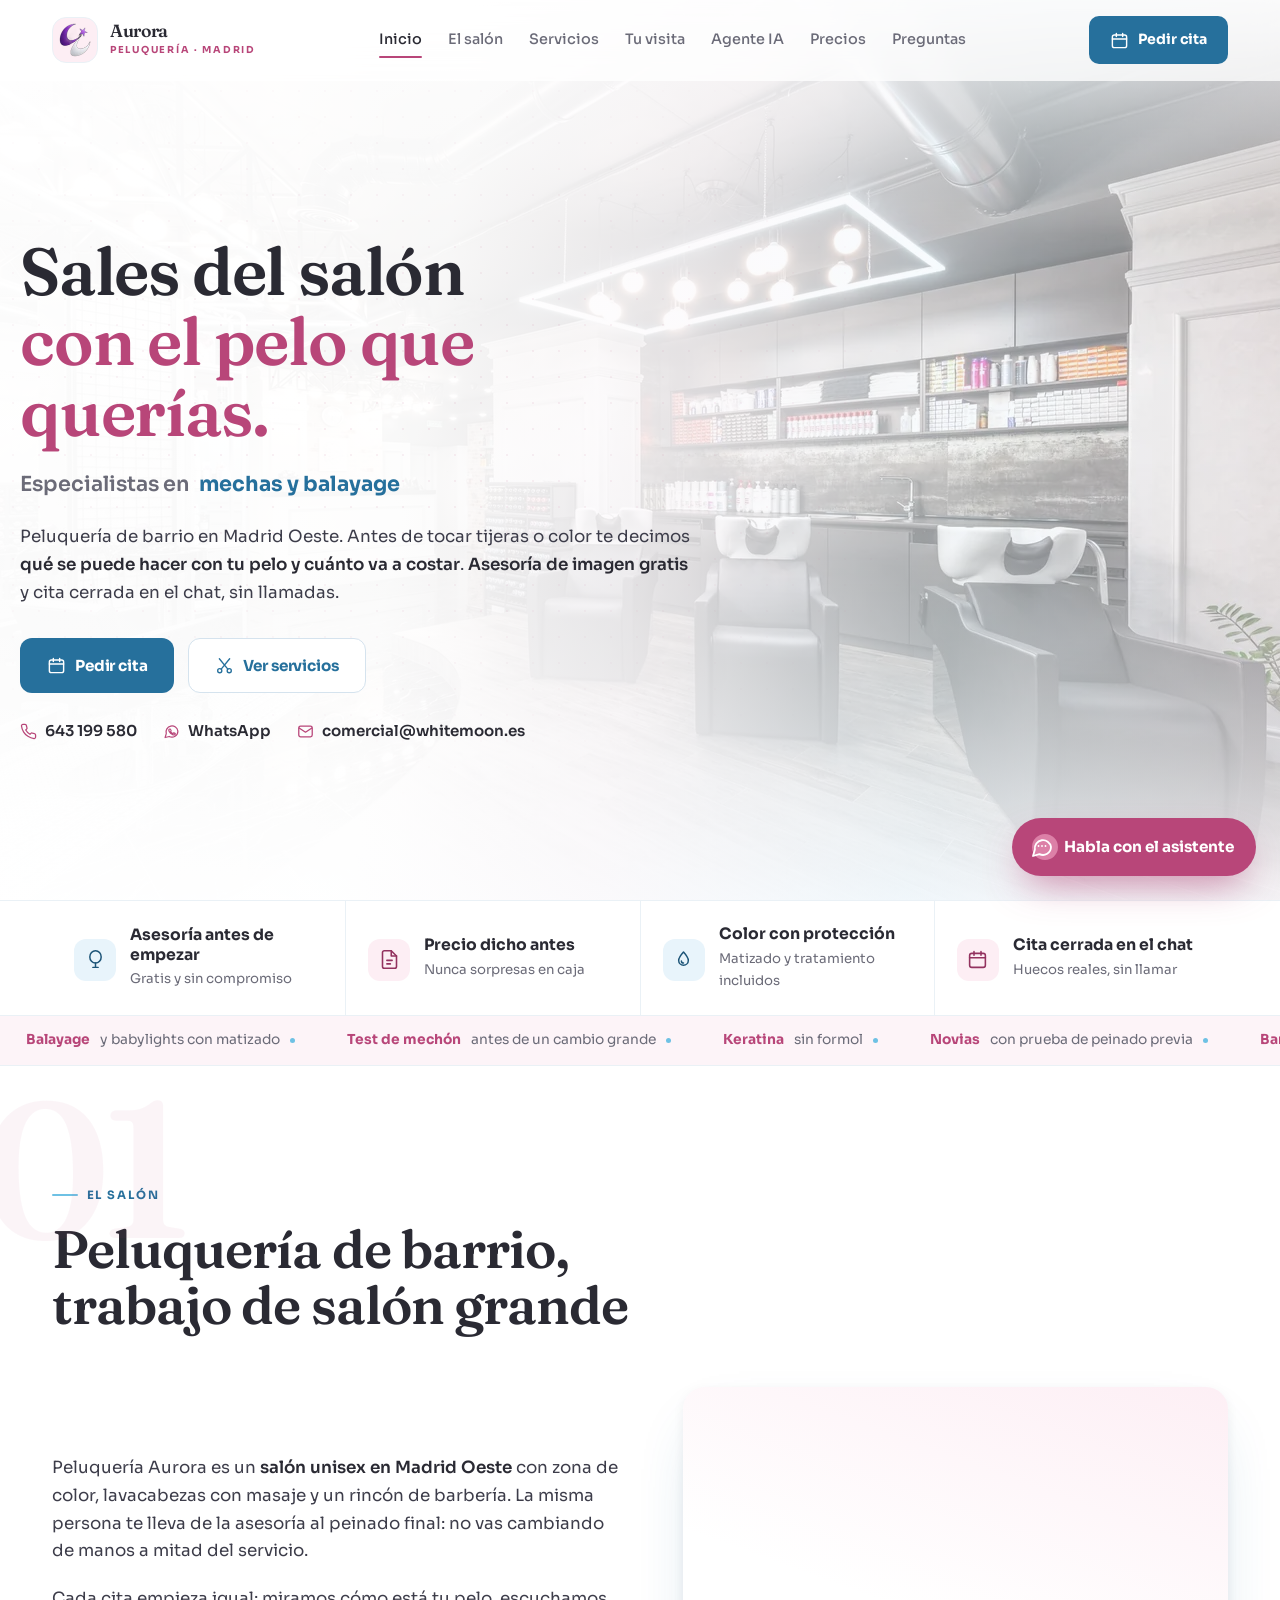
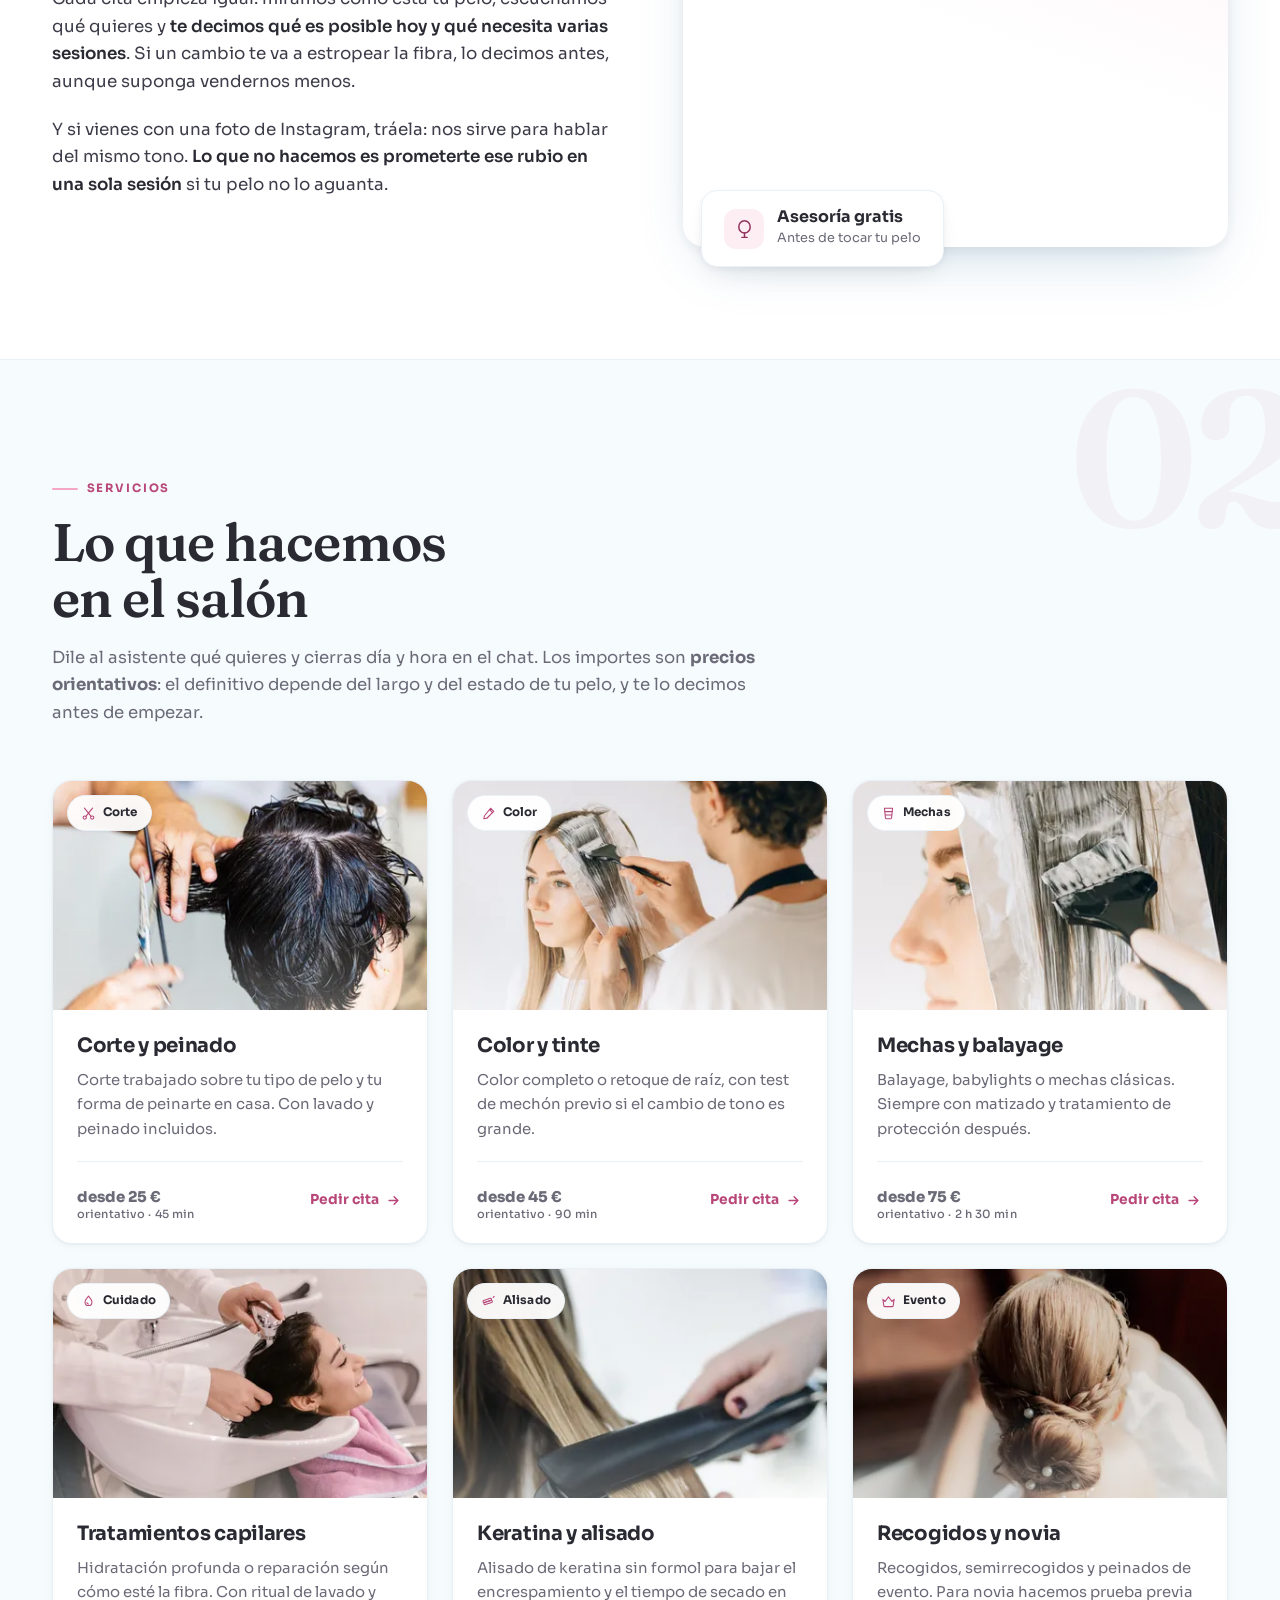
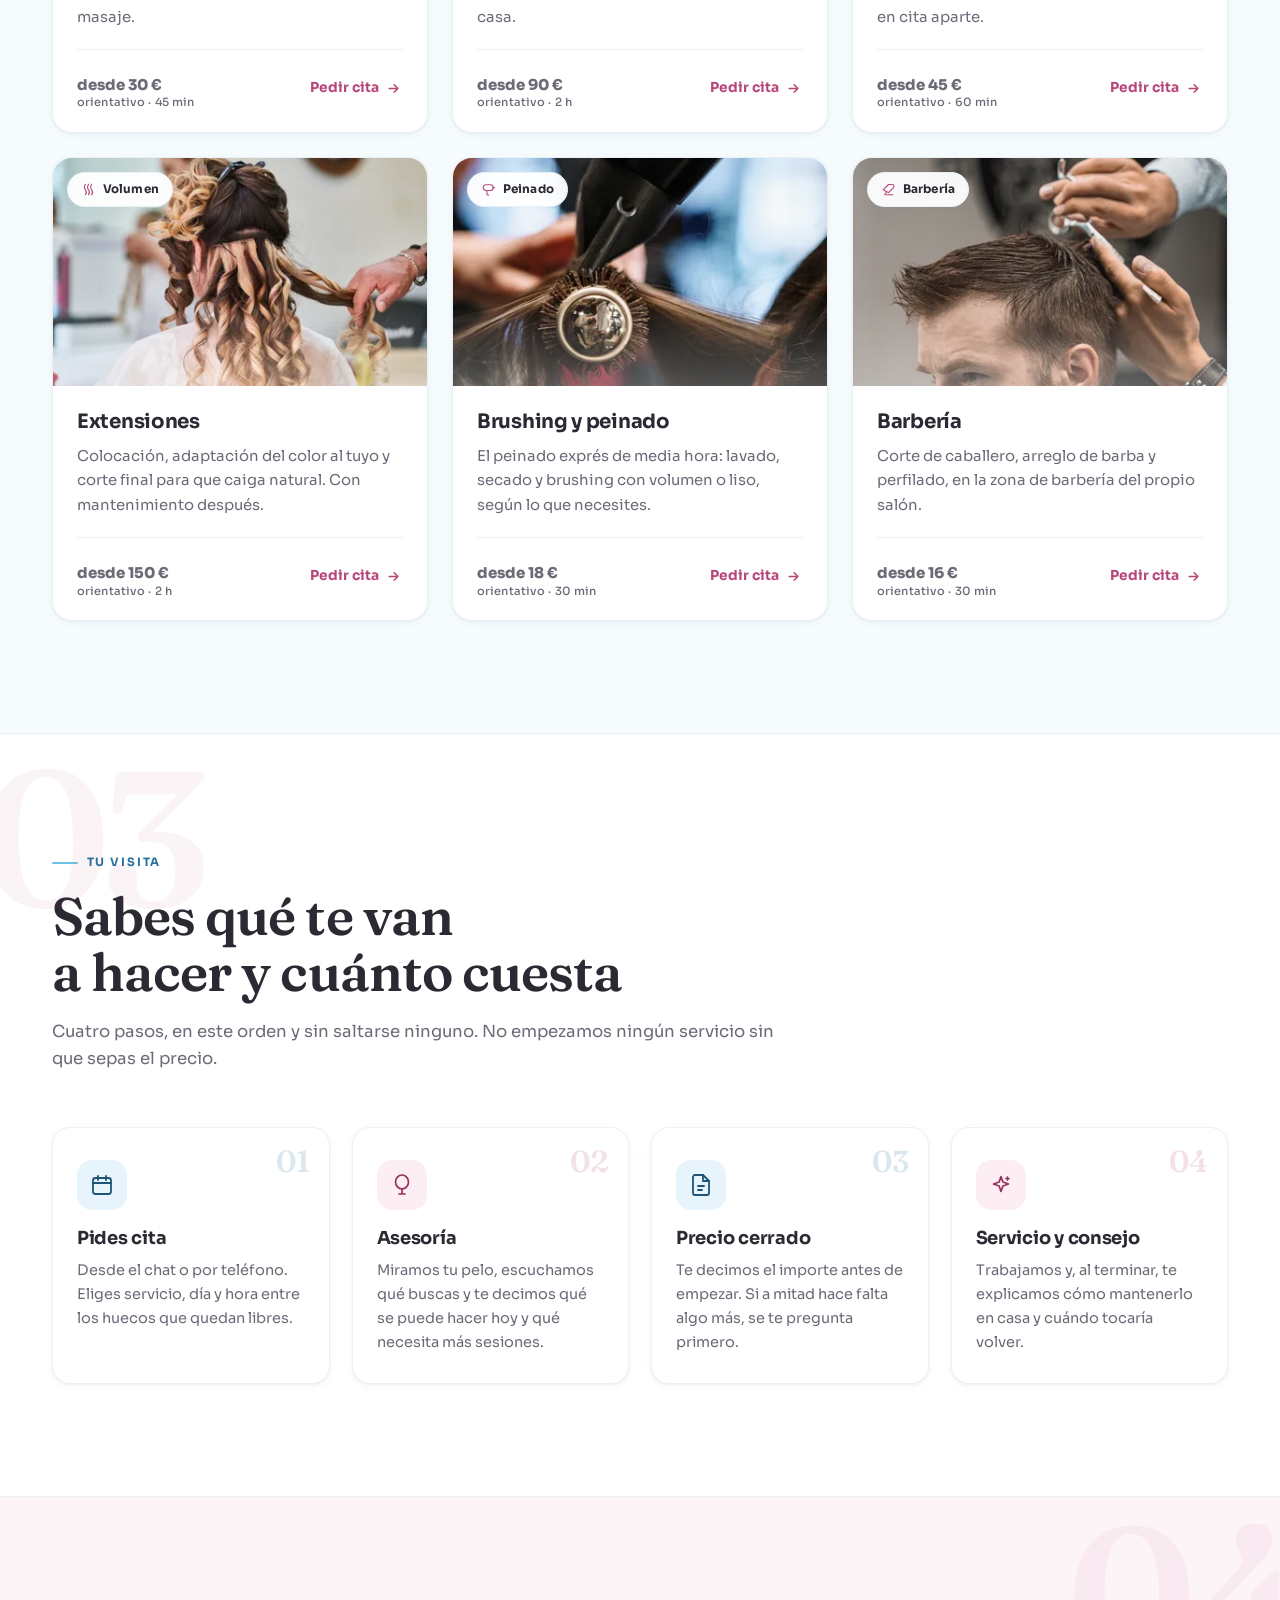
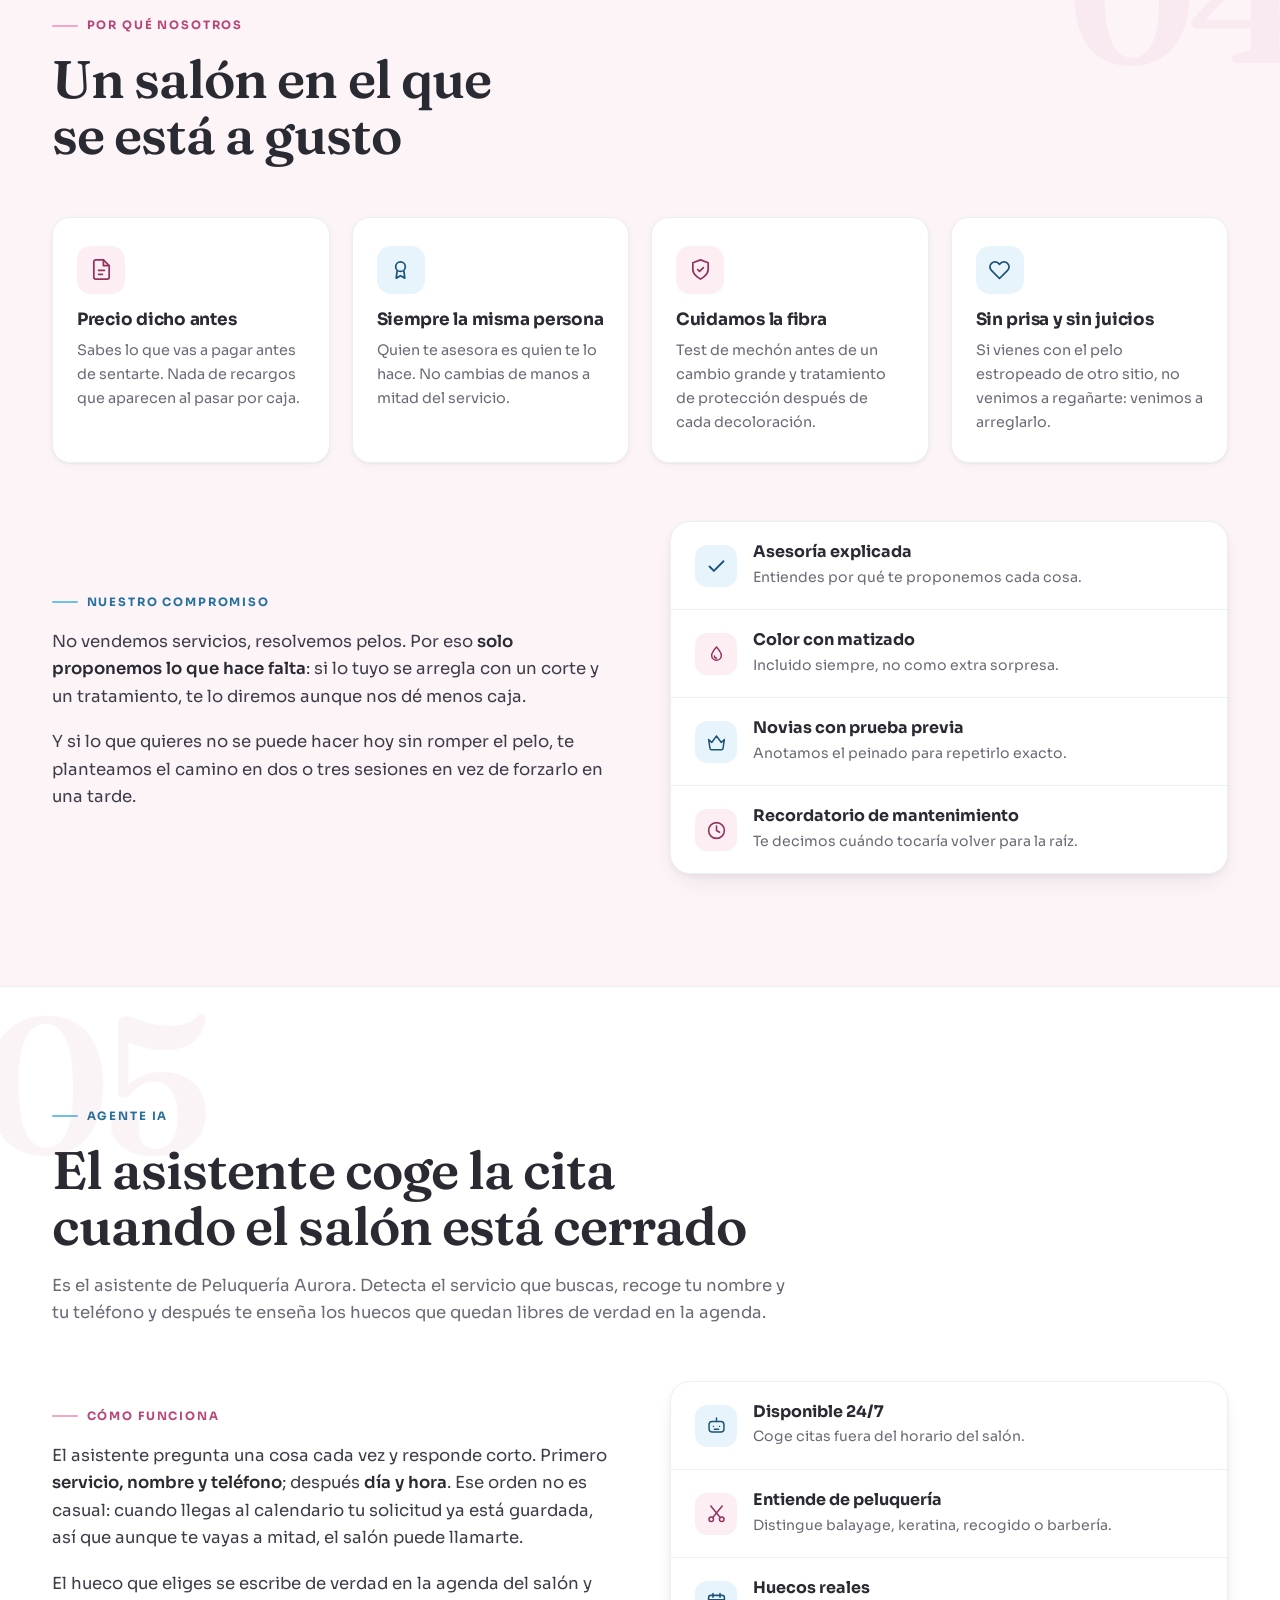
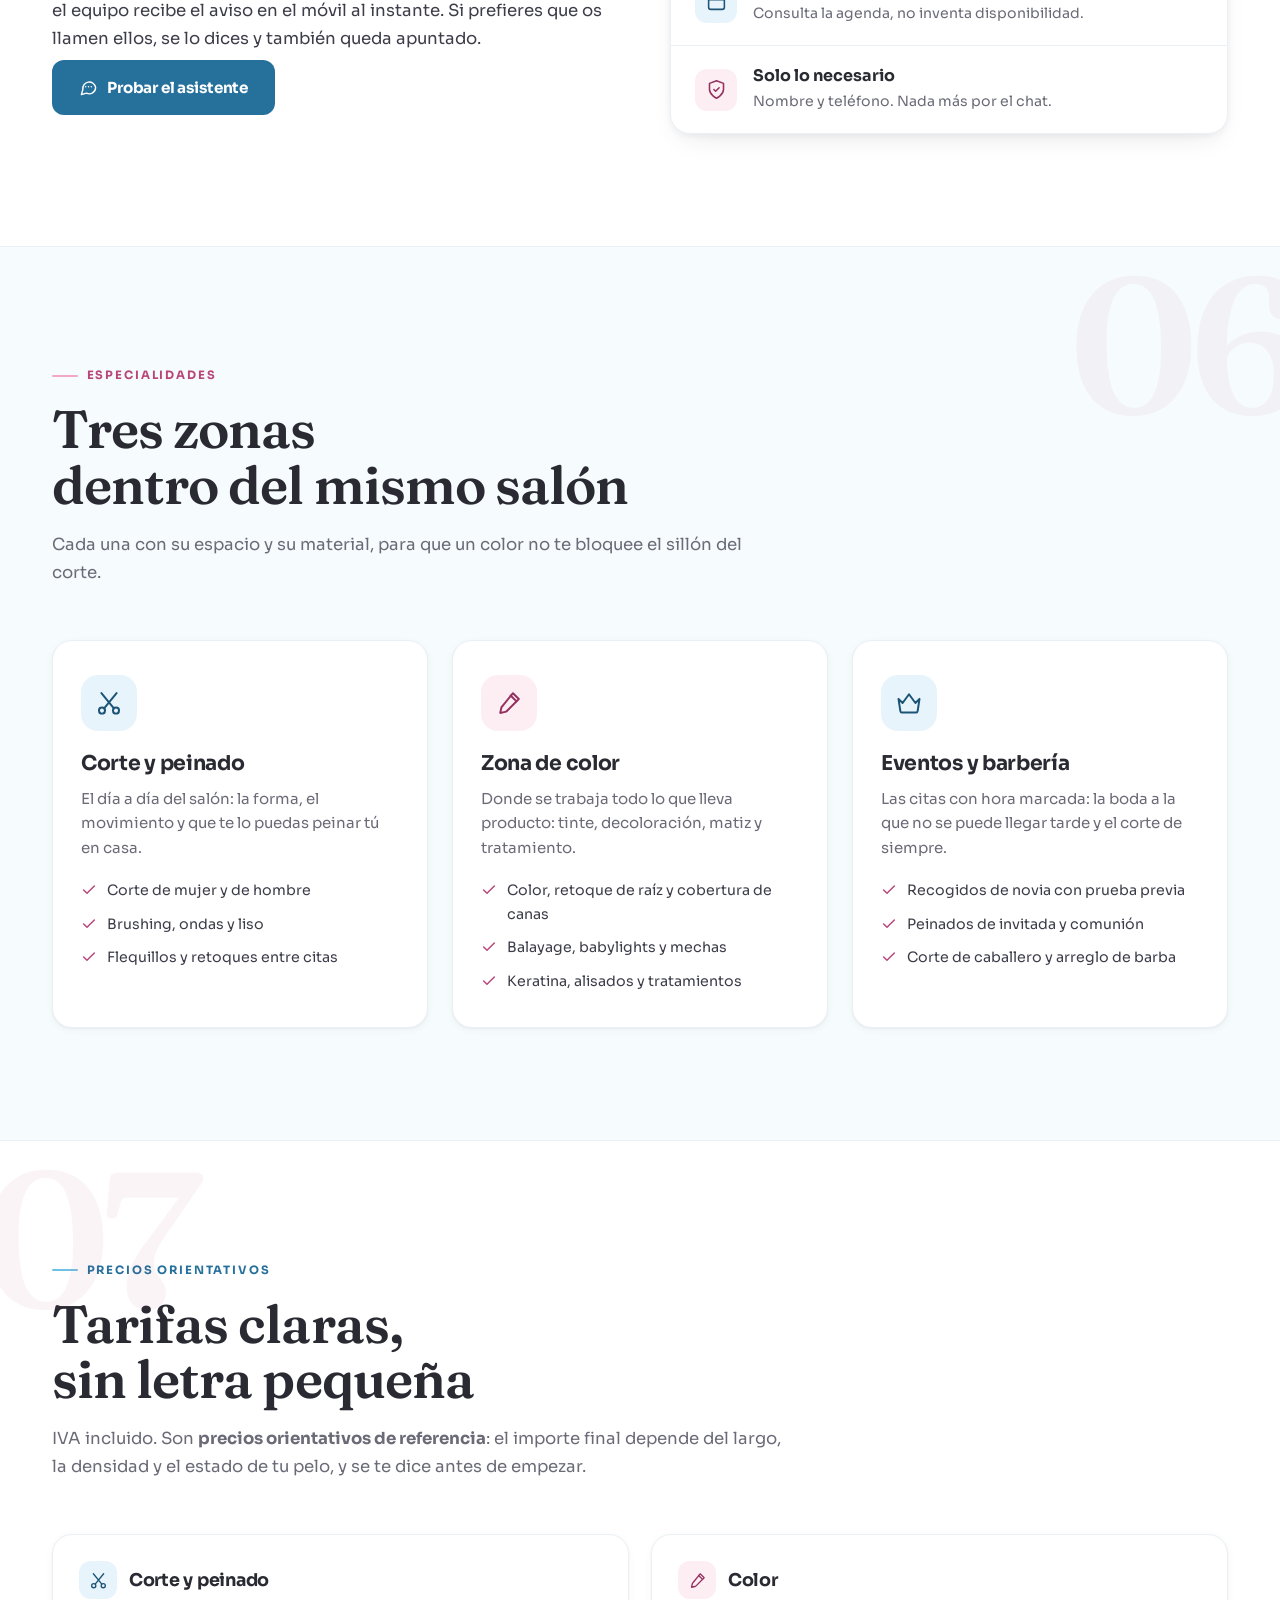
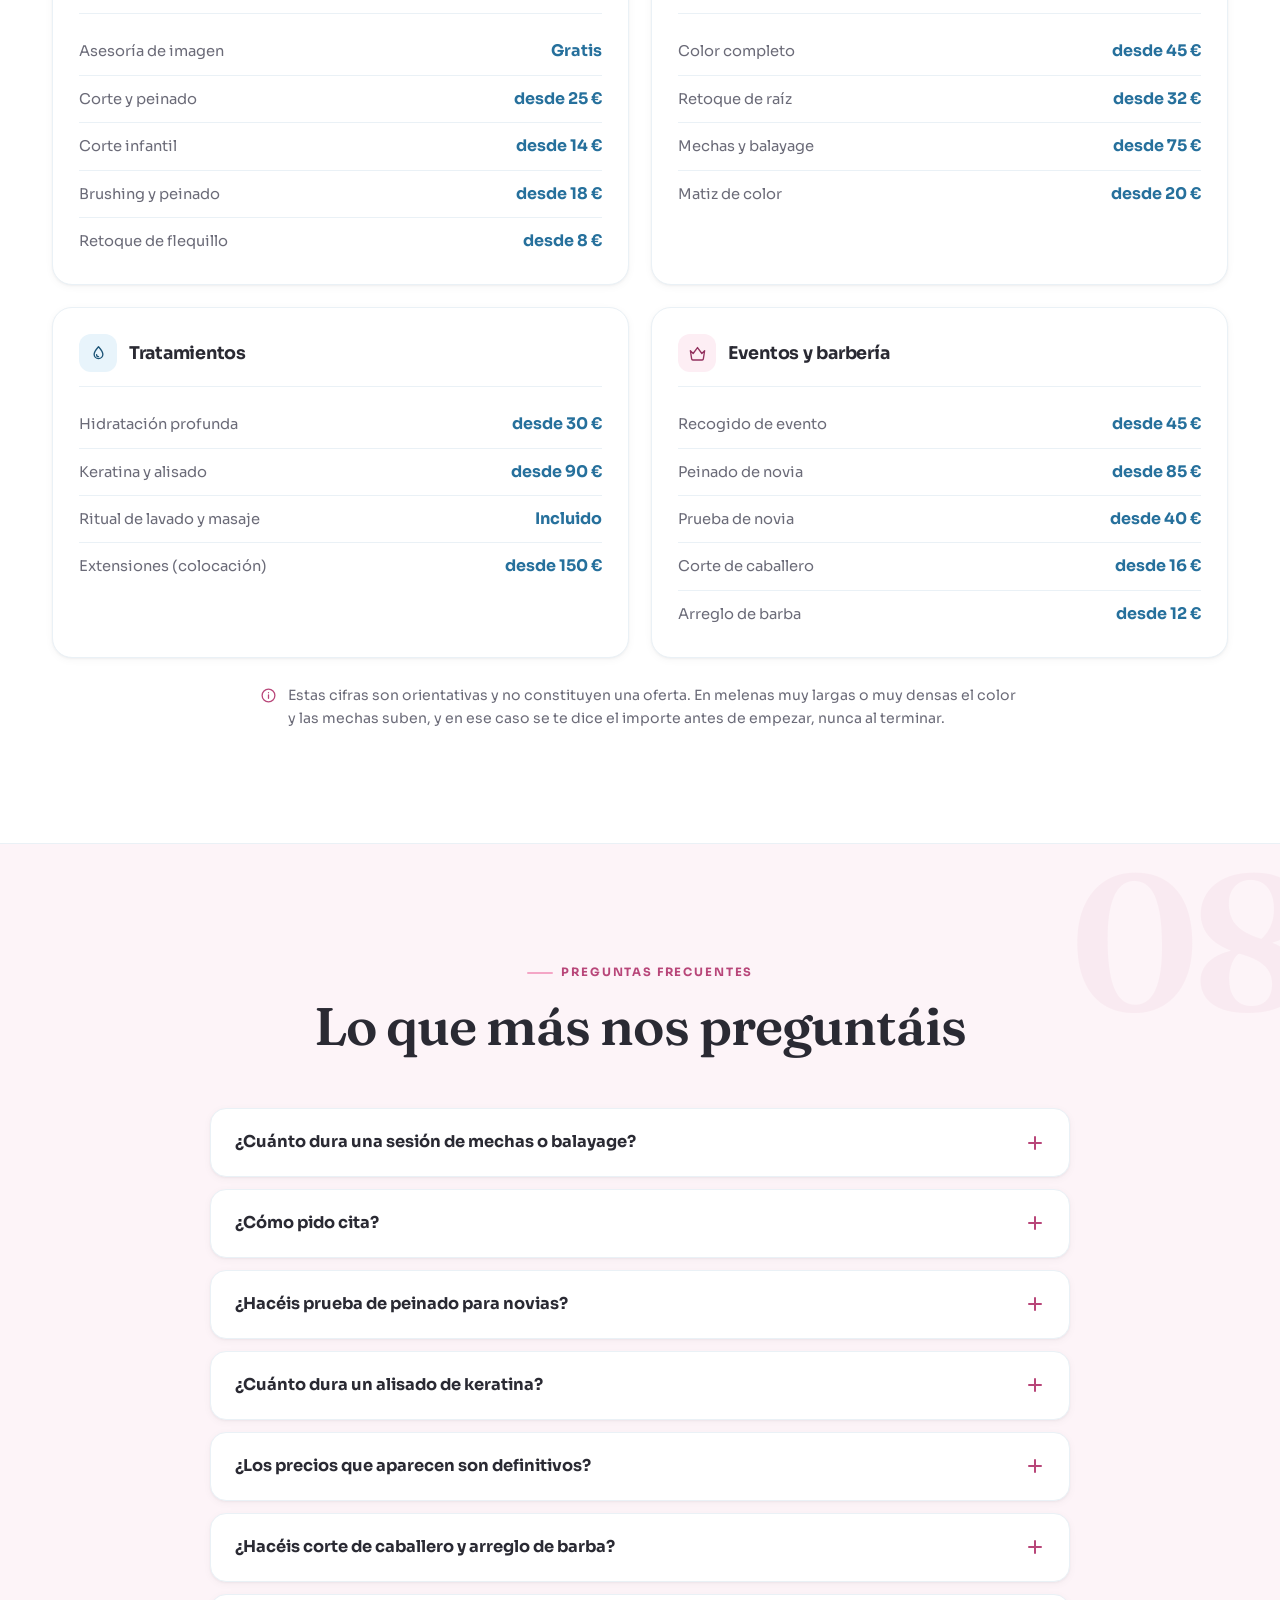
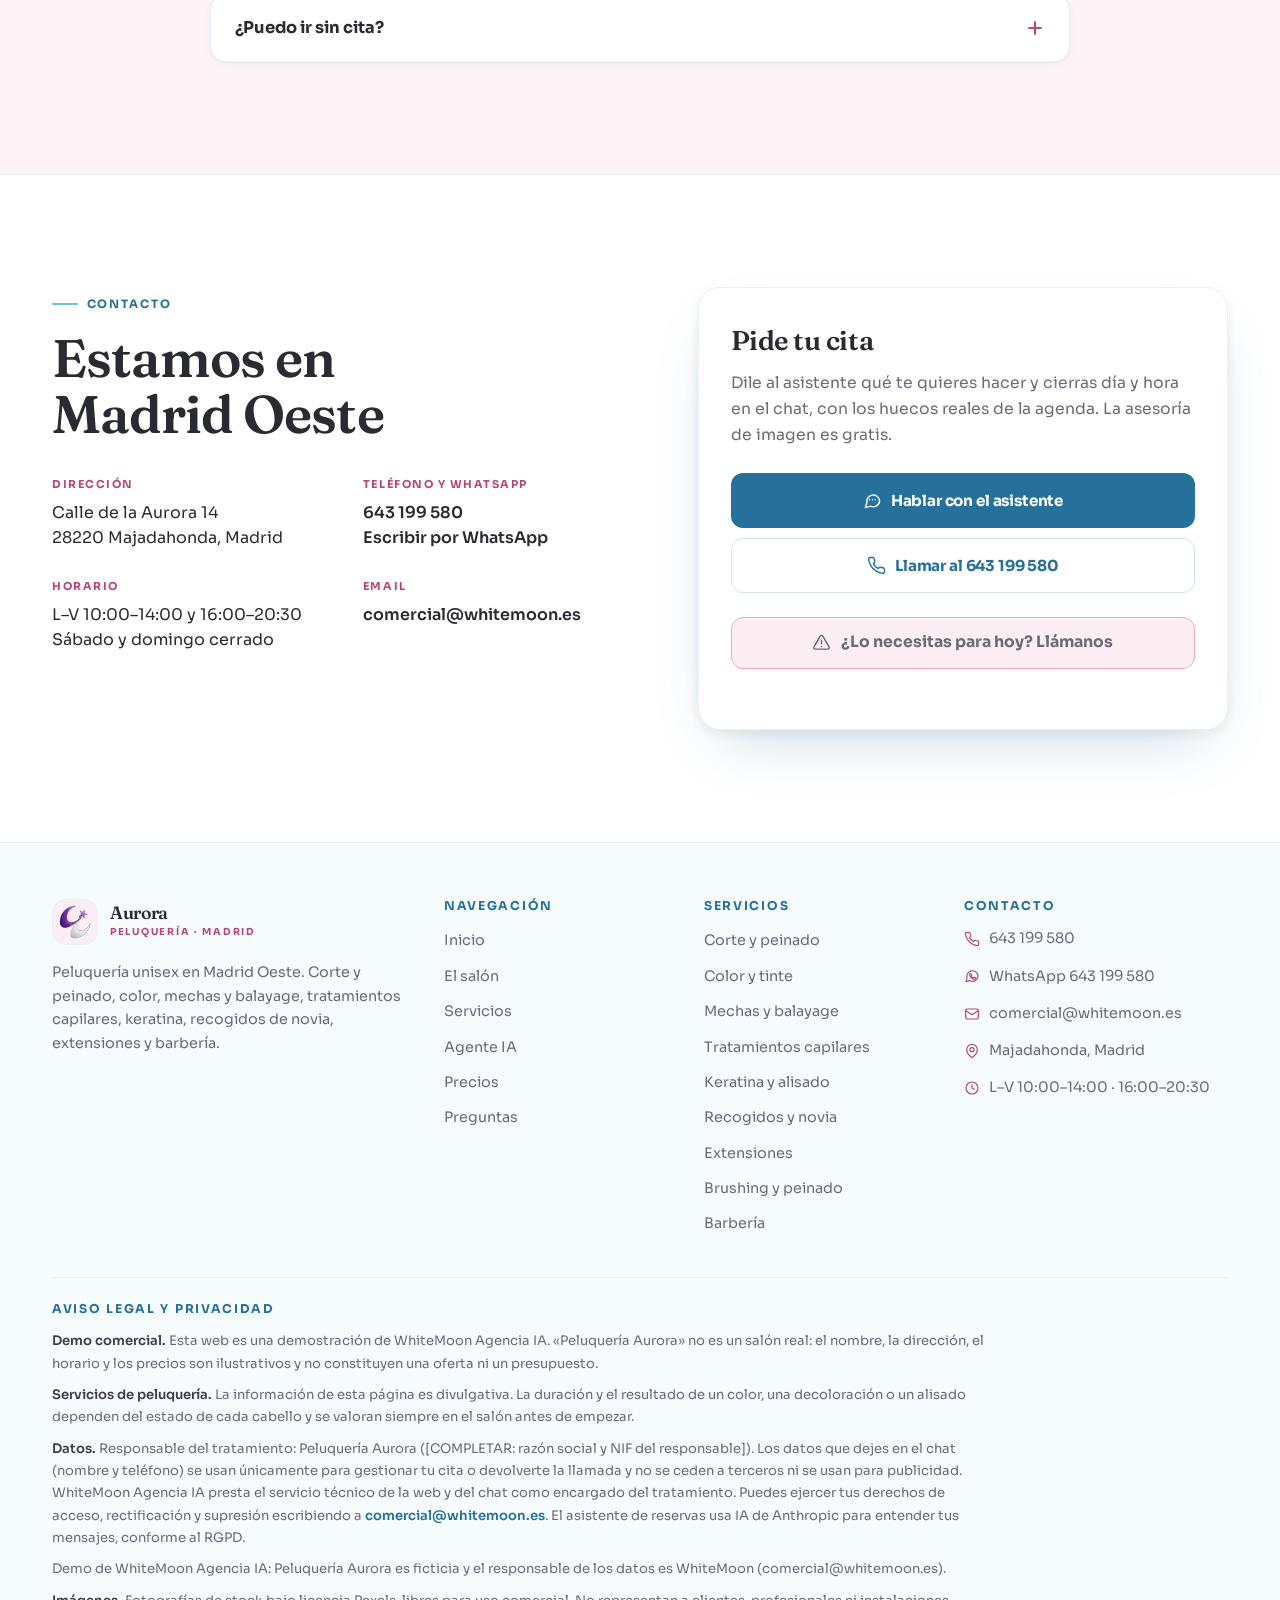
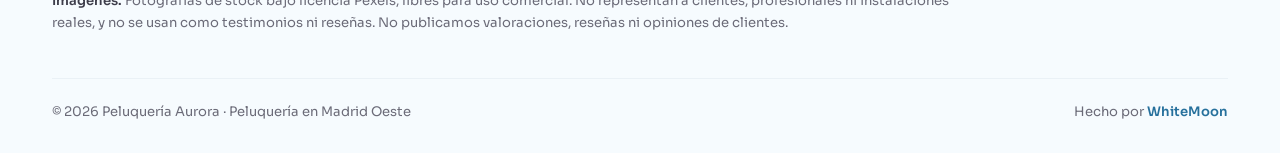
<file: index.html>
<!DOCTYPE html>
<html lang="es">
<head>
<meta charset="UTF-8">
<meta name="viewport" content="width=device-width, initial-scale=1">

<!-- ===================== SEO / GEO / AEO ===================== -->
<title>Color, mechas y corte en Madrid Oeste · Peluquería Aurora</title>
<meta name="description" content="Peluquería en Madrid Oeste: corte, color, mechas y balayage, keratina, alisados, recogidos de novia, extensiones y barbería. Reserva tu cita online.">
<link rel="canonical" href="https://nexusforgeia.github.io/WHITEMOON-PELUQUERIAS/">
<meta name="robots" content="index, follow, max-image-preview:large">
<meta name="author" content="WhiteMoon">
<meta name="theme-color" content="#ffffff">

<!-- Geo -->
<!-- WM_ZONA: Madrid Oeste -->
<meta name="geo.region" content="ES-MD">
<meta name="geo.placename" content="Majadahonda, Madrid">
<meta name="geo.position" content="40.4730;-3.8720">
<meta name="ICBM" content="40.4730, -3.8720">

<!-- Open Graph / Twitter -->
<meta property="og:type" content="website">
<meta property="og:site_name" content="Peluquería Aurora">
<meta property="og:locale" content="es_ES">
<meta property="og:title" content="Color, mechas y corte en Madrid Oeste · Peluquería Aurora">
<meta property="og:description" content="Peluquería en Madrid Oeste: corte, color, mechas y balayage, keratina, alisados, recogidos de novia, extensiones y barbería. Reserva tu cita online.">
<meta property="og:url" content="https://nexusforgeia.github.io/WHITEMOON-PELUQUERIAS/">
<meta property="og:image" content="https://nexusforgeia.github.io/WHITEMOON-PELUQUERIAS/assets/og.jpg">
<meta property="og:image:width" content="1200">
<meta property="og:image:height" content="630">
<meta property="og:image:type" content="image/jpeg">
<meta property="og:image:alt" content="Interior de un salón de peluquería con sillones, espejos con luces y lavacabezas">
<meta name="twitter:card" content="summary_large_image">
<meta name="twitter:title" content="Color, mechas y corte en Madrid Oeste · Peluquería Aurora">
<meta name="twitter:description" content="Peluquería en Madrid Oeste: corte, color, mechas y balayage, keratina, alisados, recogidos de novia, extensiones y barbería. Reserva tu cita online.">
<meta name="twitter:image" content="https://nexusforgeia.github.io/WHITEMOON-PELUQUERIAS/assets/og.jpg">

<!-- Favicon: tijeras sobre fondo rosa -->
<link rel="icon" href="data:image/svg+xml,%3Csvg xmlns='http://www.w3.org/2000/svg' viewBox='0 0 32 32'%3E%3Crect width='32' height='32' rx='7' fill='%23fdeef4'/%3E%3Cg fill='none' stroke='%23b84679' stroke-width='2' stroke-linecap='round' stroke-linejoin='round'%3E%3Ccircle cx='8.5' cy='23' r='3'/%3E%3Ccircle cx='23.5' cy='23' r='3'/%3E%3Cpath d='M10.8 20.8 24 6'/%3E%3Cpath d='M21.2 20.8 8 6'/%3E%3C/g%3E%3C/svg%3E">
<link rel="apple-touch-icon" href="assets/logo-whitemoon.png">

<!-- Fuentes auto-hospedadas (subset latin). Cero peticiones a Google Fonts. -->
<link rel="preload" as="font" type="font/woff2" href="assets/fonts/fraunces-600-latin.woff2" crossorigin>
<link rel="preload" as="font" type="font/woff2" href="assets/fonts/sora-400-latin.woff2" crossorigin>
<link rel="preload" as="font" type="font/woff2" href="assets/fonts/sora-700-latin.woff2" crossorigin>

<!-- CSS crítico en línea: el resto de la hoja deja de bloquear el render -->
<style>
@font-face{font-family:'Sora';font-style:normal;font-weight:400;font-display:swap;src:url(assets/fonts/sora-400-latin.woff2) format('woff2')}
@font-face{font-family:'Sora';font-style:normal;font-weight:500;font-display:swap;src:url(assets/fonts/sora-500-latin.woff2) format('woff2')}
@font-face{font-family:'Sora';font-style:normal;font-weight:600;font-display:swap;src:url(assets/fonts/sora-600-latin.woff2) format('woff2')}
@font-face{font-family:'Sora';font-style:normal;font-weight:700;font-display:swap;src:url(assets/fonts/sora-700-latin.woff2) format('woff2')}
@font-face{font-family:'Sora';font-style:normal;font-weight:800;font-display:swap;src:url(assets/fonts/sora-800-latin.woff2) format('woff2')}
@font-face{font-family:'Fraunces';font-style:normal;font-weight:600;font-display:swap;src:url(assets/fonts/fraunces-600-latin.woff2) format('woff2')}
:root{--white:#fff;--bg-az:#f6fbfe;--bg-ro:#fdf4f8;--surface:#fff;--text:#2a2a33;--ink-2:#3d3d4a;--muted:#6b6b78;--azul:#6ec1e4;--azul-dark:#26709c;--azul-deep:#1c5477;--azul-chip:#e8f4fb;--rosa:#f4a6c6;--rosa-dark:#b84679;--rosa-deep:#93325f;--rosa-chip:#fdeef4;--line:#eaf1f6;--line-2:#d5e3ee;--sh-sm:0 1px 2px rgba(42,42,51,.05),0 2px 8px rgba(42,42,51,.04);--sh-md:0 2px 6px rgba(42,42,51,.05),0 12px 28px -12px rgba(42,42,51,.13);--sh-lg:0 4px 12px rgba(42,42,51,.06),0 26px 60px -26px rgba(38,112,156,.3);--display:'Fraunces',Georgia,'Times New Roman',serif;--body:'Sora',system-ui,-apple-system,'Segoe UI',sans-serif;--maxw:1240px;--nav-h:80px}
*{margin:0;padding:0;box-sizing:border-box}
html{scroll-behavior:smooth;scroll-padding-top:calc(var(--nav-h) + 16px);-webkit-text-size-adjust:100%}
body{background:var(--white);color:var(--ink-2);font-family:var(--body);font-size:16px;line-height:1.65;overflow-x:hidden;-webkit-font-smoothing:antialiased}
a{color:inherit;text-decoration:none}img{max-width:100%;display:block}button,input{font:inherit;color:inherit}
h1,h2{font-family:var(--display);font-weight:600;color:var(--text);line-height:1.06;letter-spacing:-.018em}
h3,h4{font-family:var(--body);font-weight:700;color:var(--text);line-height:1.2;letter-spacing:-.015em}
.wrap{max-width:var(--maxw);margin:0 auto;padding:0 32px}
.sr-only{position:absolute;width:1px;height:1px;padding:0;margin:-1px;overflow:hidden;clip:rect(0 0 0 0);white-space:nowrap;border:0}
.btn{display:inline-flex;align-items:center;justify-content:center;gap:9px;font-family:var(--body);font-weight:700;font-size:.95rem;letter-spacing:-.01em;padding:14px 26px;border-radius:12px;border:1.5px solid transparent;background:var(--azul-dark);color:#fff;cursor:pointer}
.btn svg{width:19px;height:19px;flex-shrink:0}
.btn--ghost{background:var(--white);color:var(--azul-dark);border-color:var(--line-2)}
.btn--sm{padding:11px 20px;font-size:.88rem;border-radius:10px}
.nav{position:fixed;inset:0 0 auto 0;z-index:900;background:rgba(255,255,255,.74);backdrop-filter:blur(14px);border-bottom:1px solid transparent}
.nav-inner{display:flex;align-items:center;justify-content:space-between;gap:20px;height:var(--nav-h)}
.brand{display:flex;align-items:center;gap:12px;flex-shrink:0}
.brand__mark{width:46px;height:46px;border-radius:14px;background:var(--rosa-chip);border:1px solid var(--line);display:grid;place-items:center;flex-shrink:0}
.brand__mark img{width:32px;height:auto}
.brand__txt b{font-family:var(--display);font-weight:600;font-size:1.1rem;color:var(--text);line-height:1.1;display:block;letter-spacing:-.02em}
.brand__txt small{font-family:var(--body);font-weight:700;font-size:.6rem;letter-spacing:.18em;text-transform:uppercase;color:var(--rosa-dark);display:block;margin-top:2px}
.nav-links{display:flex;align-items:center;gap:26px}
.nav-links a{font-size:.9rem;font-weight:500;color:var(--muted);position:relative;padding:6px 0}
.nav-cta{display:flex;align-items:center;gap:14px}
.burger{display:none;width:44px;height:44px;border-radius:12px;border:1px solid var(--line-2);background:var(--white);cursor:pointer;place-items:center;color:var(--text)}
.burger svg{width:22px;height:22px}
.mobile-menu{position:fixed;inset:0;z-index:899;background:rgba(255,255,255,.98);display:flex;flex-direction:column;justify-content:center;align-items:center;gap:8px;opacity:0;pointer-events:none}
.hero{position:relative;min-height:100svh;display:flex;align-items:center;overflow:hidden;background:var(--bg-az)}
.hero-bg{position:absolute;inset:0;z-index:0}
.hero-bg .wash{position:absolute;inset:0;background:radial-gradient(900px 620px at 86% 12%,rgba(110,193,228,.4),transparent 62%),radial-gradient(760px 620px at 96% 88%,rgba(244,166,198,.38),transparent 64%),linear-gradient(180deg,#fff 0%,#f6fbfe 100%)}
.hero-bg .shot{position:absolute;inset:0;width:100%;height:100%;object-fit:cover;z-index:1}
.hero-bg .scrim{position:absolute;inset:0;z-index:2;pointer-events:none;background:linear-gradient(100deg,rgba(255,255,255,.985) 0%,rgba(255,255,255,.96) 34%,rgba(252,250,252,.87) 52%,rgba(240,248,253,.56) 74%,rgba(253,244,248,.44) 100%),linear-gradient(180deg,rgba(255,255,255,.86) 0%,rgba(255,255,255,0) 26%,rgba(255,255,255,0) 62%,rgba(246,251,254,.94) 100%)}
.hero-bg .dots{position:absolute;inset:0;z-index:3;opacity:.5;background-image:radial-gradient(rgba(184,70,121,.15) 1px,transparent 1px);background-size:26px 26px}
.hero-content{position:relative;z-index:4;width:100%;padding:calc(var(--nav-h) + 44px) 0 44px}
.hero h1{font-size:clamp(2.35rem,5.4vw,4.15rem);max-width:15ch}
.hero h1 .accent{color:var(--rosa-dark);display:block}
.hero-rot{display:flex;align-items:baseline;gap:.5em;flex-wrap:wrap;margin-top:20px;font-family:var(--body);font-weight:600;font-size:clamp(1rem,2.4vw,1.3rem);color:var(--muted)}
.hero-rot .rot{color:var(--azul-dark);font-weight:700;display:inline-block}
.hero-desc{max-width:56ch;color:var(--ink-2);font-size:1.05rem;margin-top:22px}
.hero-desc strong{color:var(--text);font-weight:600}
.hero-actions{display:flex;gap:14px;margin-top:32px;flex-wrap:wrap}
.hero-contact{display:flex;gap:10px 26px;flex-wrap:wrap;margin-top:26px;font-size:.94rem;color:var(--muted)}
.hero-contact a{display:inline-flex;align-items:center;gap:8px;font-weight:600;color:var(--text)}
.hero-contact svg{width:17px;height:17px;color:var(--rosa-dark);flex-shrink:0}
.reveal{opacity:0;transform:translateY(28px)}
.reveal.in{opacity:1;transform:none}
@media (max-width:1080px){.nav-links{display:none}.nav-cta .btn{display:none}.burger{display:grid}}
@media (max-width:900px){.wrap{padding:0 22px}}
@media (max-width:620px){:root{--nav-h:70px}.wrap{padding:0 18px}.hero h1{max-width:none}.hero-actions .btn{flex:1 1 100%}}
@media (prefers-reduced-motion:reduce){html{scroll-behavior:auto}.reveal{opacity:1!important;transform:none!important}}
</style>
<link rel="preload" as="style" href="assets/css/style.css" onload="this.onload=null;this.rel='stylesheet'">
<noscript><link rel="stylesheet" href="assets/css/style.css"></noscript>

<!-- ===================== JSON-LD ===================== -->
<script type="application/ld+json">
{
  "@context": "https://schema.org",
  "@type": "HairSalon",
  "@id": "https://nexusforgeia.github.io/WHITEMOON-PELUQUERIAS/#business",
  "name": "Peluquería Aurora",
  "description": "Peluquería en Madrid Oeste: corte y peinado, color y tinte, mechas y balayage, tratamientos capilares, keratina y alisados, recogidos de novia y evento, extensiones y barbería. Reserva tu cita.",
  "url": "https://nexusforgeia.github.io/WHITEMOON-PELUQUERIAS/",
  "image": "https://nexusforgeia.github.io/WHITEMOON-PELUQUERIAS/assets/og.jpg",
  "telephone": "+34643199580",
  "email": "comercial@whitemoon.es",
  "priceRange": "€€",
  "address": {
    "@type": "PostalAddress",
    "streetAddress": "Calle de la Aurora 14",
    "addressLocality": "Majadahonda",
    "addressRegion": "Comunidad de Madrid",
    "postalCode": "28220",
    "addressCountry": "ES"
  },
  "geo": {
    "@type": "GeoCoordinates",
    "latitude": 40.473,
    "longitude": -3.872
  },
  "openingHoursSpecification": [
    {
      "@type": "OpeningHoursSpecification",
      "dayOfWeek": ["Monday","Tuesday","Wednesday","Thursday","Friday"],
      "opens": "10:00",
      "closes": "14:00"
    },
    {
      "@type": "OpeningHoursSpecification",
      "dayOfWeek": ["Monday","Tuesday","Wednesday","Thursday","Friday"],
      "opens": "16:00",
      "closes": "20:30"
    }
  ],
  "areaServed": [
    { "@type": "City", "name": "Majadahonda", "sameAs": "https://www.wikidata.org/wiki/Q427505" },
    { "@type": "City", "name": "Pozuelo de Alarcón", "sameAs": "https://www.wikidata.org/wiki/Q639422" },
    { "@type": "City", "name": "Las Rozas de Madrid", "sameAs": "https://www.wikidata.org/wiki/Q592747" },
    { "@type": "City", "name": "Boadilla del Monte", "sameAs": "https://www.wikidata.org/wiki/Q1641013" },
    { "@type": "City", "name": "Villaviciosa de Odón", "sameAs": "https://www.wikidata.org/wiki/Q1631897" },
    { "@type": "City", "name": "Villanueva de la Cañada", "sameAs": "https://www.wikidata.org/wiki/Q973325" },
    { "@type": "City", "name": "Alcorcón", "sameAs": "https://www.wikidata.org/wiki/Q10372" },
    { "@type": "City", "name": "Móstoles", "sameAs": "https://www.wikidata.org/wiki/Q13077" }
  ],
  "hasOfferCatalog": {
    "@type": "OfferCatalog",
    "name": "Servicios de peluquería",
    "itemListElement": [
      { "@type": "Offer", "itemOffered": { "@type": "Service", "name": "Corte y peinado" } },
      { "@type": "Offer", "itemOffered": { "@type": "Service", "name": "Color y tinte" } },
      { "@type": "Offer", "itemOffered": { "@type": "Service", "name": "Mechas y balayage" } },
      { "@type": "Offer", "itemOffered": { "@type": "Service", "name": "Tratamientos capilares" } },
      { "@type": "Offer", "itemOffered": { "@type": "Service", "name": "Keratina y alisado" } },
      { "@type": "Offer", "itemOffered": { "@type": "Service", "name": "Recogidos y peinados de novia" } },
      { "@type": "Offer", "itemOffered": { "@type": "Service", "name": "Extensiones" } },
      { "@type": "Offer", "itemOffered": { "@type": "Service", "name": "Brushing y peinado exprés" } },
      { "@type": "Offer", "itemOffered": { "@type": "Service", "name": "Barbería" } }
    ]
  }
}
</script>
<script type="application/ld+json">
{
  "@context": "https://schema.org",
  "@type": "FAQPage",
  "mainEntity": [
    {
      "@type": "Question",
      "name": "¿Cuánto dura una sesión de mechas o balayage?",
      "acceptedAnswer": {
        "@type": "Answer",
        "text": "Entre dos horas y media y tres, según el largo y el punto de partida de tu pelo. Incluye la decoloración, el matizado y un tratamiento de protección antes del peinado final."
      }
    },
    {
      "@type": "Question",
      "name": "¿Cómo pido cita?",
      "acceptedAnswer": {
        "@type": "Answer",
        "text": "Con el asistente del chat: eliges el servicio, dejas tu nombre y tu teléfono, y después escoges día y hora entre los huecos que quedan libres de verdad. También puedes llamarnos al 643 199 580 o escribir a comercial@whitemoon.es."
      }
    },
    {
      "@type": "Question",
      "name": "¿Hacéis prueba de peinado para novias?",
      "acceptedAnswer": {
        "@type": "Answer",
        "text": "Sí, y la recomendamos. Se reserva como una cita aparte unas semanas antes: probamos el recogido con tu velo o tus accesorios y dejamos anotado el resultado para repetirlo exacto el día de la boda."
      }
    },
    {
      "@type": "Question",
      "name": "¿Cuánto dura un alisado de keratina?",
      "acceptedAnswer": {
        "@type": "Answer",
        "text": "Entre tres y cinco meses, según tu tipo de pelo y con qué frecuencia lo laves. Con champú sin sulfatos aguanta más. La sesión en el salón son unas dos horas."
      }
    },
    {
      "@type": "Question",
      "name": "¿Los precios que aparecen son definitivos?",
      "acceptedAnswer": {
        "@type": "Answer",
        "text": "Son precios orientativos. El importe final depende del largo, la densidad y el estado de tu pelo, y te lo decimos antes de empezar, nunca al pasar por caja."
      }
    },
    {
      "@type": "Question",
      "name": "¿Hacéis corte de caballero y arreglo de barba?",
      "acceptedAnswer": {
        "@type": "Answer",
        "text": "Sí. Tenemos servicio de barbería dentro del salón: corte de caballero, arreglo y perfilado de barba. Se reserva igual que el resto, desde el chat o por teléfono."
      }
    },
    {
      "@type": "Question",
      "name": "¿Puedo ir sin cita?",
      "acceptedAnswer": {
        "@type": "Answer",
        "text": "Puedes intentarlo para un brushing o un corte rápido, pero no te aseguramos hueco. Para color, mechas o keratina hace falta cita sí o sí, porque bloquean el sillón varias horas."
      }
    }
  ]
}
</script>
<script type="application/ld+json">
{
  "@context": "https://schema.org",
  "@type": "BreadcrumbList",
  "itemListElement": [
    { "@type": "ListItem", "position": 1, "name": "Inicio", "item": "https://nexusforgeia.github.io/WHITEMOON-PELUQUERIAS/" },
    { "@type": "ListItem", "position": 2, "name": "Servicios", "item": "https://nexusforgeia.github.io/WHITEMOON-PELUQUERIAS/#servicios" },
    { "@type": "ListItem", "position": 3, "name": "Agente IA", "item": "https://nexusforgeia.github.io/WHITEMOON-PELUQUERIAS/#agente-ia" },
    { "@type": "ListItem", "position": 4, "name": "Precios", "item": "https://nexusforgeia.github.io/WHITEMOON-PELUQUERIAS/#precios" },
    { "@type": "ListItem", "position": 5, "name": "Contacto", "item": "https://nexusforgeia.github.io/WHITEMOON-PELUQUERIAS/#contacto" }
  ]
}
</script>
</head>
<body>

<!-- ===================== SPRITE DE ICONOS ===================== -->
<svg width="0" height="0" style="position:absolute" aria-hidden="true" focusable="false">
  <symbol id="ic-scissors" viewBox="0 0 24 24" fill="none" stroke="currentColor" stroke-width="1.7" stroke-linecap="round" stroke-linejoin="round"><circle cx="6" cy="18.5" r="2.6"/><circle cx="18" cy="18.5" r="2.6"/><path d="M7.8 16.6 18.5 3.5M16.2 16.6 5.5 3.5"/></symbol>
  <symbol id="ic-brush" viewBox="0 0 24 24" fill="none" stroke="currentColor" stroke-width="1.7" stroke-linecap="round" stroke-linejoin="round"><path d="M15.4 3.6 20.4 8.6 10.2 18.8a3 3 0 0 1-1.5.8L4.5 20.5l.9-4.2a3 3 0 0 1 .8-1.5z"/><path d="m13.4 5.6 5 5"/></symbol>
  <symbol id="ic-dryer" viewBox="0 0 24 24" fill="none" stroke="currentColor" stroke-width="1.7" stroke-linecap="round" stroke-linejoin="round"><path d="M3.5 9.5a5 5 0 0 1 5-5h6.5a4.5 4.5 0 0 1 0 9H8.5a5 5 0 0 1-5-4z"/><path d="M9.5 13.5v5.5a2 2 0 0 0 2 2h.5"/><path d="M19 9h2.5"/></symbol>
  <symbol id="ic-foil" viewBox="0 0 24 24" fill="none" stroke="currentColor" stroke-width="1.7" stroke-linecap="round" stroke-linejoin="round"><path d="M5.5 3.5h13l-1.6 15.2a2 2 0 0 1-2 1.8H9.1a2 2 0 0 1-2-1.8z"/><path d="M6.2 9h11.6M7 14.5h10"/></symbol>
  <symbol id="ic-drop" viewBox="0 0 24 24" fill="none" stroke="currentColor" stroke-width="1.7" stroke-linecap="round" stroke-linejoin="round"><path d="M12 3.4s5.5 6.1 5.5 9.6a5.5 5.5 0 1 1-11 0c0-3.5 5.5-9.6 5.5-9.6z"/><path d="M9.6 13.6a2.4 2.4 0 0 0 2.4 2.4"/></symbol>
  <symbol id="ic-iron" viewBox="0 0 24 24" fill="none" stroke="currentColor" stroke-width="1.7" stroke-linecap="round" stroke-linejoin="round"><rect x="3" y="8.5" width="14" height="3.4" rx="1.7" transform="rotate(-18 10 10.2)"/><rect x="4.4" y="12" width="14" height="3.4" rx="1.7" transform="rotate(-18 11.4 13.7)"/><path d="M19.5 5.5 21 4"/></symbol>
  <symbol id="ic-crown" viewBox="0 0 24 24" fill="none" stroke="currentColor" stroke-width="1.7" stroke-linecap="round" stroke-linejoin="round"><path d="M3 8.5 6.5 12 12 4.5 17.5 12 21 8.5l-1.6 10.4a1.5 1.5 0 0 1-1.5 1.3H6.1a1.5 1.5 0 0 1-1.5-1.3z"/></symbol>
  <symbol id="ic-strands" viewBox="0 0 24 24" fill="none" stroke="currentColor" stroke-width="1.7" stroke-linecap="round" stroke-linejoin="round"><path d="M7 3.5c-2 3.5-2 6.5 0 9s2 5.5 0 8M12 3.5c-2 3.5-2 6.5 0 9s2 5.5 0 8M17 3.5c-2 3.5-2 6.5 0 9s2 5.5 0 8"/></symbol>
  <symbol id="ic-razor" viewBox="0 0 24 24" fill="none" stroke="currentColor" stroke-width="1.7" stroke-linecap="round" stroke-linejoin="round"><path d="M3.5 12.5 12 4h6.5a2 2 0 0 1 2 2v2.5L12 17z"/><path d="M8 20.5h11"/><path d="m9 15.5-3 5"/></symbol>
  <symbol id="ic-mirror" viewBox="0 0 24 24" fill="none" stroke="currentColor" stroke-width="1.7" stroke-linecap="round" stroke-linejoin="round"><ellipse cx="12" cy="9" rx="6.5" ry="7"/><path d="M12 16v5M9 21h6"/></symbol>
  <symbol id="ic-check" viewBox="0 0 24 24" fill="none" stroke="currentColor" stroke-width="2.2" stroke-linecap="round" stroke-linejoin="round"><path d="M20 6 9 17l-5-5"/></symbol>
  <symbol id="ic-shield" viewBox="0 0 24 24" fill="none" stroke="currentColor" stroke-width="1.8" stroke-linecap="round" stroke-linejoin="round"><path d="M12 22s8-4 8-10V5l-8-3-8 3v7c0 6 8 10 8 10z"/><path d="m9 12 2 2 4-4"/></symbol>
  <symbol id="ic-cert" viewBox="0 0 24 24" fill="none" stroke="currentColor" stroke-width="1.8" stroke-linecap="round" stroke-linejoin="round"><circle cx="12" cy="9" r="5"/><path d="m8.5 13.5-1 7.5 4.5-2.5 4.5 2.5-1-7.5"/></symbol>
  <symbol id="ic-calendar" viewBox="0 0 24 24" fill="none" stroke="currentColor" stroke-width="1.8" stroke-linecap="round" stroke-linejoin="round"><rect x="3" y="5" width="18" height="16" rx="2.5"/><path d="M3 10h18M8 3v4M16 3v4"/></symbol>
  <symbol id="ic-phone" viewBox="0 0 24 24" fill="none" stroke="currentColor" stroke-width="1.8" stroke-linecap="round" stroke-linejoin="round"><path d="M22 16.9v3a2 2 0 0 1-2.2 2 19.8 19.8 0 0 1-8.6-3.1 19.5 19.5 0 0 1-6-6A19.8 19.8 0 0 1 2.1 4.2 2 2 0 0 1 4.1 2h3a2 2 0 0 1 2 1.7c.1 1 .4 1.9.7 2.8a2 2 0 0 1-.5 2.1L8.1 9.9a16 16 0 0 0 6 6l1.3-1.3a2 2 0 0 1 2.1-.4c.9.3 1.8.6 2.8.7a2 2 0 0 1 1.7 2z"/></symbol>
  <symbol id="ic-wa" viewBox="0 0 24 24" fill="none" stroke="currentColor" stroke-width="1.7" stroke-linecap="round" stroke-linejoin="round"><path d="M21 11.5a8.4 8.4 0 0 1-12.2 7.5L3 20.5l1.6-5.6A8.4 8.4 0 1 1 21 11.5z"/><path d="M8.8 9c.2-.5.4-.5.7-.5h.6c.2 0 .4 0 .6.5l.7 1.6c.1.3 0 .5-.1.7l-.4.5c-.1.2-.3.4-.1.7a6 6 0 0 0 2.7 2.3c.3.1.5 0 .7-.2l.5-.6c.2-.2.4-.2.6-.1l1.6.8c.2.1.4.2.4.4a1.8 1.8 0 0 1-1.3 1.7 3.7 3.7 0 0 1-2.7-.5 10 10 0 0 1-4.5-4.4 3.5 3.5 0 0 1-.6-2.1c0-.4.3-.7.6-.8z"/></symbol>
  <symbol id="ic-mail" viewBox="0 0 24 24" fill="none" stroke="currentColor" stroke-width="1.8" stroke-linecap="round" stroke-linejoin="round"><rect x="2.5" y="4.5" width="19" height="15" rx="2.5"/><path d="m3 7 9 6 9-6"/></symbol>
  <symbol id="ic-pin" viewBox="0 0 24 24" fill="none" stroke="currentColor" stroke-width="1.8" stroke-linecap="round" stroke-linejoin="round"><path d="M20 10c0 6-8 12-8 12s-8-6-8-12a8 8 0 0 1 16 0z"/><circle cx="12" cy="10" r="3"/></symbol>
  <symbol id="ic-clock" viewBox="0 0 24 24" fill="none" stroke="currentColor" stroke-width="1.8" stroke-linecap="round" stroke-linejoin="round"><circle cx="12" cy="12" r="9"/><path d="M12 7v5l3.5 2"/></symbol>
  <symbol id="ic-chat" viewBox="0 0 24 24" fill="none" stroke="currentColor" stroke-width="1.8" stroke-linecap="round" stroke-linejoin="round"><path d="M21 12a8 8 0 0 1-11.6 7.1L3 21l1.9-6.4A8 8 0 1 1 21 12z"/><path d="M8.5 11h.01M12 11h.01M15.5 11h.01"/></symbol>
  <symbol id="ic-send" viewBox="0 0 24 24" fill="none" stroke="currentColor" stroke-width="2" stroke-linecap="round" stroke-linejoin="round"><path d="M22 2 11 13M22 2l-7 20-4-9-9-4 20-7z"/></symbol>
  <symbol id="ic-close" viewBox="0 0 24 24" fill="none" stroke="currentColor" stroke-width="2" stroke-linecap="round" stroke-linejoin="round"><path d="M18 6 6 18M6 6l12 12"/></symbol>
  <symbol id="ic-menu" viewBox="0 0 24 24" fill="none" stroke="currentColor" stroke-width="2" stroke-linecap="round" stroke-linejoin="round"><path d="M4 7h16M4 12h16M4 17h16"/></symbol>
  <symbol id="ic-arrow" viewBox="0 0 24 24" fill="none" stroke="currentColor" stroke-width="2.4" stroke-linecap="round" stroke-linejoin="round"><path d="M5 12h14M13 6l6 6-6 6"/></symbol>
  <symbol id="ic-file" viewBox="0 0 24 24" fill="none" stroke="currentColor" stroke-width="1.8" stroke-linecap="round" stroke-linejoin="round"><path d="M14 2H6a2 2 0 0 0-2 2v16a2 2 0 0 0 2 2h12a2 2 0 0 0 2-2V8z"/><path d="M14 2v6h6M9 13h6M9 17h4"/></symbol>
  <symbol id="ic-alert" viewBox="0 0 24 24" fill="none" stroke="currentColor" stroke-width="1.8" stroke-linecap="round" stroke-linejoin="round"><path d="M10.3 3.9 2.5 17.4A2 2 0 0 0 4.2 20.4h15.6a2 2 0 0 0 1.7-3L13.7 3.9a2 2 0 0 0-3.4 0z"/><path d="M12 9v4.5M12 17h.01"/></symbol>
  <symbol id="ic-info" viewBox="0 0 24 24" fill="none" stroke="currentColor" stroke-width="1.8" stroke-linecap="round" stroke-linejoin="round"><circle cx="12" cy="12" r="9"/><path d="M12 11v5M12 8h.01"/></symbol>
  <symbol id="ic-sparkle" viewBox="0 0 24 24" fill="none" stroke="currentColor" stroke-width="1.7" stroke-linecap="round" stroke-linejoin="round"><path d="M12 3.5 13.9 9 19.5 11l-5.6 2L12 18.5 10.1 13 4.5 11 10.1 9z"/><path d="M18.5 4v3M20 5.5h-3"/></symbol>
  <symbol id="ic-heart" viewBox="0 0 24 24" fill="none" stroke="currentColor" stroke-width="1.8" stroke-linecap="round" stroke-linejoin="round"><path d="M20.4 5.6a5.2 5.2 0 0 0-7.4 0L12 6.6l-1-1a5.2 5.2 0 1 0-7.4 7.4l1 1 7.4 7.4 7.4-7.4 1-1a5.2 5.2 0 0 0 0-7.4z"/></symbol>
  <symbol id="ic-bot" viewBox="0 0 24 24" fill="none" stroke="currentColor" stroke-width="1.7" stroke-linecap="round" stroke-linejoin="round"><rect x="3.5" y="7.5" width="17" height="12" rx="3.5"/><path d="M12 3.5v4M8.5 13h.01M15.5 13h.01M9.5 16.4h5"/></symbol>
</svg>


<!-- ===================== NAV ===================== -->
<header class="nav" id="nav">
  <div class="wrap nav-inner">
    <a href="./" class="brand">
      <span class="brand__mark"><img src="assets/logo-whitemoon.webp" alt="" width="32" height="34" fetchpriority="high" decoding="async"></span>
      <span class="brand__txt"><b>Aurora</b><small>Peluquería · Madrid</small></span>
    </a>
    <nav class="nav-links" id="navLinks" aria-label="Navegación principal">
      <a href="#top" class="active">Inicio</a>
      <a href="#salon">El salón</a>
      <a href="#servicios">Servicios</a>
      <a href="#proceso">Tu visita</a>
      <a href="#agente-ia">Agente IA</a>
      <a href="#precios">Precios</a>
      <a href="#faq">Preguntas</a>
    </nav>
    <div class="nav-cta">
      <button class="btn btn--sm" data-alexia type="button"><svg aria-hidden="true"><use href="#ic-calendar"/></svg>Pedir cita</button>
      <button class="burger" id="burger" type="button" aria-label="Abrir menú" aria-expanded="false" aria-controls="mobileMenu"><svg aria-hidden="true"><use href="#ic-menu"/></svg></button>
    </div>
  </div>
</header>
<div class="mobile-menu" id="mobileMenu">
  <a href="#top">Inicio</a>
  <a href="#salon">El salón</a>
  <a href="#servicios">Servicios</a>
  <a href="#proceso">Tu visita</a>
  <a href="#agente-ia">Agente IA</a>
  <a href="#precios">Precios</a>
  <a href="#faq">Preguntas</a>
  <a href="#contacto">Contacto</a>
  <button class="btn" data-alexia type="button"><svg aria-hidden="true"><use href="#ic-calendar"/></svg>Pedir cita</button>
</div>

<main>

<!-- ===================== HERO ===================== -->
<section class="hero" id="top">
  <div class="hero-bg" aria-hidden="true">
    <div class="wash"></div>
    <picture>
      <source type="image/webp" srcset="assets/img/hero-salon-900.webp 900w, assets/img/hero-salon.webp 1600w" sizes="100vw">
      <img class="shot" src="assets/img/hero-salon.jpg" srcset="assets/img/hero-salon-900.jpg 900w, assets/img/hero-salon.jpg 1600w" sizes="100vw" alt="" width="1600" height="900" fetchpriority="high" decoding="async">
    </picture>
    <div class="scrim"></div>
    <div class="dots"></div>
  </div>
  <div class="wrap hero-content">
    <h1>Sales del salón<span class="accent">con el pelo que querías.</span></h1>
    <p class="hero-rot">
      <span>Especialistas en</span>
      <span class="rot"><b id="rotWord">color</b></span>
    </p>
    <p class="hero-desc reveal">Peluquería de barrio en Madrid Oeste. Antes de tocar tijeras o color te decimos <strong>qué se puede hacer con tu pelo y cuánto va a costar</strong>. <strong>Asesoría de imagen gratis</strong> y cita cerrada en el chat, sin llamadas.</p>
    <div class="hero-actions reveal">
      <button class="btn" data-alexia type="button"><svg aria-hidden="true"><use href="#ic-calendar"/></svg>Pedir cita</button>
      <a class="btn btn--ghost" href="#servicios"><svg aria-hidden="true"><use href="#ic-scissors"/></svg>Ver servicios</a>
    </div>
    <p class="hero-contact reveal">
      <a href="tel:+34643199580"><svg aria-hidden="true"><use href="#ic-phone"/></svg>643 199 580</a>
      <a href="https://wa.me/34643199580" target="_blank" rel="noopener"><svg aria-hidden="true"><use href="#ic-wa"/></svg>WhatsApp</a>
      <a href="mailto:comercial@whitemoon.es"><svg aria-hidden="true"><use href="#ic-mail"/></svg>comercial@whitemoon.es</a>
    </p>
  </div>
</section>

<!-- ===================== BARRA DE CONFIANZA ===================== -->
<div class="trust">
  <div class="wrap">
    <div class="trust-grid">
      <div class="trust-i"><span class="ic"><svg aria-hidden="true"><use href="#ic-mirror"/></svg></span><div><b>Asesoría antes de empezar</b><span>Gratis y sin compromiso</span></div></div>
      <div class="trust-i"><span class="ic"><svg aria-hidden="true"><use href="#ic-file"/></svg></span><div><b>Precio dicho antes</b><span>Nunca sorpresas en caja</span></div></div>
      <div class="trust-i"><span class="ic"><svg aria-hidden="true"><use href="#ic-drop"/></svg></span><div><b>Color con protección</b><span>Matizado y tratamiento incluidos</span></div></div>
      <div class="trust-i"><span class="ic"><svg aria-hidden="true"><use href="#ic-calendar"/></svg></span><div><b>Cita cerrada en el chat</b><span>Huecos reales, sin llamar</span></div></div>
    </div>
  </div>
</div>

<div class="marquee-wrap" aria-hidden="true">
  <div class="marquee-track" id="marquee">
    <span class="marquee-item"><b>Balayage</b> y babylights con matizado<span class="dot"></span></span>
    <span class="marquee-item"><b>Test de mechón</b> antes de un cambio grande<span class="dot"></span></span>
    <span class="marquee-item"><b>Keratina</b> sin formol<span class="dot"></span></span>
    <span class="marquee-item"><b>Novias</b> con prueba de peinado previa<span class="dot"></span></span>
    <span class="marquee-item"><b>Barbería</b> dentro del salón<span class="dot"></span></span>
    <span class="marquee-item"><b>Ritual de lavado</b> con masaje incluido<span class="dot"></span></span>
  </div>
</div>

<!-- ===================== EL SALÓN ===================== -->
<section class="sec" id="salon">
  <span class="bignum" aria-hidden="true" data-n="01" style="left:-1.5vw;top:26px"></span>
  <div class="wrap">
    <div class="sec-head reveal">
      <span class="eyebrow">El salón</span>
      <h2>Peluquería de barrio,<br>trabajo de salón grande</h2>
    </div>
    <div class="about-grid">
      <div class="about-copy reveal">
        <p>Peluquería Aurora es un <strong>salón unisex en Madrid Oeste</strong> con zona de color, lavacabezas con masaje y un rincón de barbería. La misma persona te lleva de la asesoría al peinado final: no vas cambiando de manos a mitad del servicio.</p>
        <p>Cada cita empieza igual: miramos cómo está tu pelo, escuchamos qué quieres y <strong>te decimos qué es posible hoy y qué necesita varias sesiones</strong>. Si un cambio te va a estropear la fibra, lo decimos antes, aunque suponga vendernos menos.</p>
        <p>Y si vienes con una foto de Instagram, tráela: nos sirve para hablar del mismo tono. <strong>Lo que no hacemos es prometerte ese rubio en una sola sesión</strong> si tu pelo no lo aguanta.</p>
      </div>
      <div class="about-media reveal">
        <div class="framed">
          <picture>
            <source type="image/webp" sizes="(max-width:900px) calc(100vw - 36px), 560px" srcset="assets/img/salon-480.webp 480w, assets/img/salon.webp 900w">
            <img src="assets/img/salon-480.jpg" srcset="assets/img/salon-480.jpg 480w, assets/img/salon.jpg 900w" sizes="(max-width:900px) calc(100vw - 36px), 560px" alt="Peluquera secando el pelo de una clienta frente al espejo iluminado de un salón" width="900" height="640" loading="lazy" decoding="async">
          </picture>
        </div>
        <div class="about-badge">
          <span class="ic"><svg aria-hidden="true"><use href="#ic-mirror"/></svg></span>
          <div><b>Asesoría gratis</b><span>Antes de tocar tu pelo</span></div>
        </div>
      </div>
    </div>
  </div>
</section>

<!-- ===================== SERVICIOS ===================== -->
<section class="sec sec--az" id="servicios">
  <span class="bignum" aria-hidden="true" data-n="02" style="right:-1.5vw;top:20px"></span>
  <div class="wrap">
    <div class="sec-head reveal">
      <span class="eyebrow rosa">Servicios</span>
      <h2>Lo que hacemos<br>en el salón</h2>
      <p>Dile al asistente qué quieres y cierras día y hora en el chat. Los importes son <strong>precios orientativos</strong>: el definitivo depende del largo y del estado de tu pelo, y te lo decimos antes de empezar.</p>
    </div>
    <div class="svc-grid">

      <article class="svc-card reveal">
        <div class="svc-media">
          <picture>
            <source type="image/webp" sizes="(max-width:620px) calc(100vw - 36px), (max-width:900px) calc(50vw - 34px), 380px" srcset="assets/img/svc-corte-400.webp 400w, assets/img/svc-corte.webp 720w">
            <img src="assets/img/svc-corte-400.jpg" srcset="assets/img/svc-corte-400.jpg 400w, assets/img/svc-corte.jpg 720w" sizes="(max-width:620px) calc(100vw - 36px), (max-width:900px) calc(50vw - 34px), 380px" alt="Manos cortando con tijeras y peine el pelo mojado de una persona en el salón" width="720" height="440" loading="lazy" decoding="async">
          </picture>
          <span class="svc-tag"><svg aria-hidden="true"><use href="#ic-scissors"/></svg>Corte</span>
        </div>
        <div class="svc-body">
          <h3>Corte y peinado</h3>
          <p>Corte trabajado sobre tu tipo de pelo y tu forma de peinarte en casa. Con lavado y peinado incluidos.</p>
          <div class="svc-foot">
            <p class="svc-price">desde 25 €<small>orientativo · 45 min</small></p>
            <button class="svc-cta" type="button" data-alexia data-servicio="Corte y peinado">Pedir cita<svg aria-hidden="true"><use href="#ic-arrow"/></svg></button>
          </div>
        </div>
      </article>

      <article class="svc-card reveal">
        <div class="svc-media">
          <picture>
            <source type="image/webp" sizes="(max-width:620px) calc(100vw - 36px), (max-width:900px) calc(50vw - 34px), 380px" srcset="assets/img/svc-color-400.webp 400w, assets/img/svc-color.webp 720w">
            <img src="assets/img/svc-color-400.jpg" srcset="assets/img/svc-color-400.jpg 400w, assets/img/svc-color.jpg 720w" sizes="(max-width:620px) calc(100vw - 36px), (max-width:900px) calc(50vw - 34px), 380px" alt="Peluquero aplicando tinte con brocha sobre el pelo largo de una clienta" width="720" height="440" loading="lazy" decoding="async">
          </picture>
          <span class="svc-tag"><svg aria-hidden="true"><use href="#ic-brush"/></svg>Color</span>
        </div>
        <div class="svc-body">
          <h3>Color y tinte</h3>
          <p>Color completo o retoque de raíz, con test de mechón previo si el cambio de tono es grande.</p>
          <div class="svc-foot">
            <p class="svc-price">desde 45 €<small>orientativo · 90 min</small></p>
            <button class="svc-cta" type="button" data-alexia data-servicio="Color y tinte">Pedir cita<svg aria-hidden="true"><use href="#ic-arrow"/></svg></button>
          </div>
        </div>
      </article>

      <article class="svc-card reveal">
        <div class="svc-media">
          <picture>
            <source type="image/webp" sizes="(max-width:620px) calc(100vw - 36px), (max-width:900px) calc(50vw - 34px), 380px" srcset="assets/img/svc-mechas-400.webp 400w, assets/img/svc-mechas.webp 720w">
            <img src="assets/img/svc-mechas-400.jpg" srcset="assets/img/svc-mechas-400.jpg 400w, assets/img/svc-mechas.jpg 720w" sizes="(max-width:620px) calc(100vw - 36px), (max-width:900px) calc(50vw - 34px), 380px" alt="Aplicación de mechas con papel de aluminio y brocha sobre el pelo de una clienta" width="720" height="440" loading="lazy" decoding="async">
          </picture>
          <span class="svc-tag"><svg aria-hidden="true"><use href="#ic-foil"/></svg>Mechas</span>
        </div>
        <div class="svc-body">
          <h3>Mechas y balayage</h3>
          <p>Balayage, babylights o mechas clásicas. Siempre con matizado y tratamiento de protección después.</p>
          <div class="svc-foot">
            <p class="svc-price">desde 75 €<small>orientativo · 2 h 30 min</small></p>
            <button class="svc-cta" type="button" data-alexia data-servicio="Mechas y balayage">Pedir cita<svg aria-hidden="true"><use href="#ic-arrow"/></svg></button>
          </div>
        </div>
      </article>

      <article class="svc-card reveal">
        <div class="svc-media">
          <picture>
            <source type="image/webp" sizes="(max-width:620px) calc(100vw - 36px), (max-width:900px) calc(50vw - 34px), 380px" srcset="assets/img/svc-tratamiento-400.webp 400w, assets/img/svc-tratamiento.webp 720w">
            <img src="assets/img/svc-tratamiento-400.jpg" srcset="assets/img/svc-tratamiento-400.jpg 400w, assets/img/svc-tratamiento.jpg 720w" sizes="(max-width:620px) calc(100vw - 36px), (max-width:900px) calc(50vw - 34px), 380px" alt="Clienta tumbada en el lavacabezas mientras le aclaran el pelo con la ducha" width="720" height="440" loading="lazy" decoding="async">
          </picture>
          <span class="svc-tag"><svg aria-hidden="true"><use href="#ic-drop"/></svg>Cuidado</span>
        </div>
        <div class="svc-body">
          <h3>Tratamientos capilares</h3>
          <p>Hidratación profunda o reparación según cómo esté la fibra. Con ritual de lavado y masaje.</p>
          <div class="svc-foot">
            <p class="svc-price">desde 30 €<small>orientativo · 45 min</small></p>
            <button class="svc-cta" type="button" data-alexia data-servicio="Tratamientos capilares">Pedir cita<svg aria-hidden="true"><use href="#ic-arrow"/></svg></button>
          </div>
        </div>
      </article>

      <article class="svc-card reveal">
        <div class="svc-media">
          <picture>
            <source type="image/webp" sizes="(max-width:620px) calc(100vw - 36px), (max-width:900px) calc(50vw - 34px), 380px" srcset="assets/img/svc-alisado-400.webp 400w, assets/img/svc-alisado.webp 720w">
            <img src="assets/img/svc-alisado-400.jpg" srcset="assets/img/svc-alisado-400.jpg 400w, assets/img/svc-alisado.jpg 720w" sizes="(max-width:620px) calc(100vw - 36px), (max-width:900px) calc(50vw - 34px), 380px" alt="Plancha alisando un mechón de pelo largo y liso sobre fondo claro" width="720" height="440" loading="lazy" decoding="async">
          </picture>
          <span class="svc-tag"><svg aria-hidden="true"><use href="#ic-iron"/></svg>Alisado</span>
        </div>
        <div class="svc-body">
          <h3>Keratina y alisado</h3>
          <p>Alisado de keratina sin formol para bajar el encrespamiento y el tiempo de secado en casa.</p>
          <div class="svc-foot">
            <p class="svc-price">desde 90 €<small>orientativo · 2 h</small></p>
            <button class="svc-cta" type="button" data-alexia data-servicio="Keratina y alisado">Pedir cita<svg aria-hidden="true"><use href="#ic-arrow"/></svg></button>
          </div>
        </div>
      </article>

      <article class="svc-card reveal">
        <div class="svc-media">
          <picture>
            <source type="image/webp" sizes="(max-width:620px) calc(100vw - 36px), (max-width:900px) calc(50vw - 34px), 380px" srcset="assets/img/svc-recogido-400.webp 400w, assets/img/svc-recogido.webp 720w">
            <img src="assets/img/svc-recogido-400.jpg" srcset="assets/img/svc-recogido-400.jpg 400w, assets/img/svc-recogido.jpg 720w" sizes="(max-width:620px) calc(100vw - 36px), (max-width:900px) calc(50vw - 34px), 380px" alt="Recogido bajo trenzado con horquillas de perla visto por detrás" width="720" height="440" loading="lazy" decoding="async">
          </picture>
          <span class="svc-tag"><svg aria-hidden="true"><use href="#ic-crown"/></svg>Evento</span>
        </div>
        <div class="svc-body">
          <h3>Recogidos y novia</h3>
          <p>Recogidos, semirrecogidos y peinados de evento. Para novia hacemos prueba previa en cita aparte.</p>
          <div class="svc-foot">
            <p class="svc-price">desde 45 €<small>orientativo · 60 min</small></p>
            <button class="svc-cta" type="button" data-alexia data-servicio="Recogidos y novia">Pedir cita<svg aria-hidden="true"><use href="#ic-arrow"/></svg></button>
          </div>
        </div>
      </article>

      <article class="svc-card reveal">
        <div class="svc-media">
          <picture>
            <source type="image/webp" sizes="(max-width:620px) calc(100vw - 36px), (max-width:900px) calc(50vw - 34px), 380px" srcset="assets/img/svc-extensiones-400.webp 400w, assets/img/svc-extensiones.webp 720w">
            <img src="assets/img/svc-extensiones-400.jpg" srcset="assets/img/svc-extensiones-400.jpg 400w, assets/img/svc-extensiones.jpg 720w" sizes="(max-width:620px) calc(100vw - 36px), (max-width:900px) calc(50vw - 34px), 380px" alt="Melena larga con ondas trabajada por detrás con pinzas de sección" width="720" height="440" loading="lazy" decoding="async">
          </picture>
          <span class="svc-tag"><svg aria-hidden="true"><use href="#ic-strands"/></svg>Volumen</span>
        </div>
        <div class="svc-body">
          <h3>Extensiones</h3>
          <p>Colocación, adaptación del color al tuyo y corte final para que caiga natural. Con mantenimiento después.</p>
          <div class="svc-foot">
            <p class="svc-price">desde 150 €<small>orientativo · 2 h</small></p>
            <button class="svc-cta" type="button" data-alexia data-servicio="Extensiones">Pedir cita<svg aria-hidden="true"><use href="#ic-arrow"/></svg></button>
          </div>
        </div>
      </article>

      <article class="svc-card reveal">
        <div class="svc-media">
          <picture>
            <source type="image/webp" sizes="(max-width:620px) calc(100vw - 36px), (max-width:900px) calc(50vw - 34px), 380px" srcset="assets/img/svc-brushing-400.webp 400w, assets/img/svc-brushing.webp 720w">
            <img src="assets/img/svc-brushing-400.jpg" srcset="assets/img/svc-brushing-400.jpg 400w, assets/img/svc-brushing.jpg 720w" sizes="(max-width:620px) calc(100vw - 36px), (max-width:900px) calc(50vw - 34px), 380px" alt="Secador y cepillo redondo dando forma a un mechón de pelo castaño" width="720" height="440" loading="lazy" decoding="async">
          </picture>
          <span class="svc-tag"><svg aria-hidden="true"><use href="#ic-dryer"/></svg>Peinado</span>
        </div>
        <div class="svc-body">
          <h3>Brushing y peinado</h3>
          <p>El peinado exprés de media hora: lavado, secado y brushing con volumen o liso, según lo que necesites.</p>
          <div class="svc-foot">
            <p class="svc-price">desde 18 €<small>orientativo · 30 min</small></p>
            <button class="svc-cta" type="button" data-alexia data-servicio="Brushing y peinado">Pedir cita<svg aria-hidden="true"><use href="#ic-arrow"/></svg></button>
          </div>
        </div>
      </article>

      <article class="svc-card reveal">
        <div class="svc-media">
          <picture>
            <source type="image/webp" sizes="(max-width:620px) calc(100vw - 36px), (max-width:900px) calc(50vw - 34px), 380px" srcset="assets/img/svc-barberia-400.webp 400w, assets/img/svc-barberia.webp 720w">
            <img src="assets/img/svc-barberia-400.jpg" srcset="assets/img/svc-barberia-400.jpg 400w, assets/img/svc-barberia.jpg 720w" sizes="(max-width:620px) calc(100vw - 36px), (max-width:900px) calc(50vw - 34px), 380px" alt="Barbero cortando con tijeras el pelo de un cliente en la zona de barbería" width="720" height="440" loading="lazy" decoding="async">
          </picture>
          <span class="svc-tag"><svg aria-hidden="true"><use href="#ic-razor"/></svg>Barbería</span>
        </div>
        <div class="svc-body">
          <h3>Barbería</h3>
          <p>Corte de caballero, arreglo de barba y perfilado, en la zona de barbería del propio salón.</p>
          <div class="svc-foot">
            <p class="svc-price">desde 16 €<small>orientativo · 30 min</small></p>
            <button class="svc-cta" type="button" data-alexia data-servicio="Barbería">Pedir cita<svg aria-hidden="true"><use href="#ic-arrow"/></svg></button>
          </div>
        </div>
      </article>
    </div>
  </div>
</section>

<!-- ===================== PROCESO ===================== -->
<section class="sec" id="proceso">
  <span class="bignum" aria-hidden="true" data-n="03" style="left:-1.5vw;top:26px"></span>
  <div class="wrap">
    <div class="sec-head reveal">
      <span class="eyebrow">Tu visita</span>
      <h2>Sabes qué te van<br>a hacer y cuánto cuesta</h2>
      <p>Cuatro pasos, en este orden y sin saltarse ninguno. No empezamos ningún servicio sin que sepas el precio.</p>
    </div>
    <div class="proc-grid">
      <div class="proc-c reveal">
        <span class="n">01</span>
        <span class="ic"><svg aria-hidden="true"><use href="#ic-calendar"/></svg></span>
        <h3>Pides cita</h3>
        <p>Desde el chat o por teléfono. Eliges servicio, día y hora entre los huecos que quedan libres.</p>
      </div>
      <div class="proc-c reveal">
        <span class="n">02</span>
        <span class="ic"><svg aria-hidden="true"><use href="#ic-mirror"/></svg></span>
        <h3>Asesoría</h3>
        <p>Miramos tu pelo, escuchamos qué buscas y te decimos qué se puede hacer hoy y qué necesita más sesiones.</p>
      </div>
      <div class="proc-c reveal">
        <span class="n">03</span>
        <span class="ic"><svg aria-hidden="true"><use href="#ic-file"/></svg></span>
        <h3>Precio cerrado</h3>
        <p>Te decimos el importe antes de empezar. Si a mitad hace falta algo más, se te pregunta primero.</p>
      </div>
      <div class="proc-c reveal">
        <span class="n">04</span>
        <span class="ic"><svg aria-hidden="true"><use href="#ic-sparkle"/></svg></span>
        <h3>Servicio y consejo</h3>
        <p>Trabajamos y, al terminar, te explicamos cómo mantenerlo en casa y cuándo tocaría volver.</p>
      </div>
    </div>
  </div>
</section>

<!-- ===================== POR QUÉ NOSOTROS ===================== -->
<section class="sec sec--ro" id="nosotros">
  <span class="bignum" aria-hidden="true" data-n="04" style="right:-1.5vw;top:20px"></span>
  <div class="wrap">
    <div class="sec-head reveal">
      <span class="eyebrow rosa">Por qué nosotros</span>
      <h2>Un salón en el que<br>se está a gusto</h2>
    </div>
    <div class="why-grid">
      <div class="why-c reveal"><span class="ic"><svg aria-hidden="true"><use href="#ic-file"/></svg></span><h3>Precio dicho antes</h3><p>Sabes lo que vas a pagar antes de sentarte. Nada de recargos que aparecen al pasar por caja.</p></div>
      <div class="why-c reveal"><span class="ic"><svg aria-hidden="true"><use href="#ic-cert"/></svg></span><h3>Siempre la misma persona</h3><p>Quien te asesora es quien te lo hace. No cambias de manos a mitad del servicio.</p></div>
      <div class="why-c reveal"><span class="ic"><svg aria-hidden="true"><use href="#ic-shield"/></svg></span><h3>Cuidamos la fibra</h3><p>Test de mechón antes de un cambio grande y tratamiento de protección después de cada decoloración.</p></div>
      <div class="why-c reveal"><span class="ic"><svg aria-hidden="true"><use href="#ic-heart"/></svg></span><h3>Sin prisa y sin juicios</h3><p>Si vienes con el pelo estropeado de otro sitio, no venimos a regañarte: venimos a arreglarlo.</p></div>
    </div>
    <div class="nos-grid">
      <div class="nos-copy reveal">
        <span class="eyebrow">Nuestro compromiso</span>
        <p style="margin-top:16px">No vendemos servicios, resolvemos pelos. Por eso <strong>solo proponemos lo que hace falta</strong>: si lo tuyo se arregla con un corte y un tratamiento, te lo diremos aunque nos dé menos caja.</p>
        <p>Y si lo que quieres no se puede hacer hoy sin romper el pelo, te planteamos el camino en dos o tres sesiones en vez de forzarlo en una tarde.</p>
      </div>
      <div class="check-list reveal">
        <div class="check-row"><span class="ic"><svg aria-hidden="true"><use href="#ic-check"/></svg></span><div><b>Asesoría explicada</b><span>Entiendes por qué te proponemos cada cosa.</span></div></div>
        <div class="check-row"><span class="ic"><svg aria-hidden="true"><use href="#ic-drop"/></svg></span><div><b>Color con matizado</b><span>Incluido siempre, no como extra sorpresa.</span></div></div>
        <div class="check-row"><span class="ic"><svg aria-hidden="true"><use href="#ic-crown"/></svg></span><div><b>Novias con prueba previa</b><span>Anotamos el peinado para repetirlo exacto.</span></div></div>
        <div class="check-row"><span class="ic"><svg aria-hidden="true"><use href="#ic-clock"/></svg></span><div><b>Recordatorio de mantenimiento</b><span>Te decimos cuándo tocaría volver para la raíz.</span></div></div>
      </div>
    </div>
  </div>
</section>

<!-- ===================== AGENTE IA ===================== -->
<section class="sec" id="agente-ia">
  <span class="bignum" aria-hidden="true" data-n="05" style="left:-1.5vw;top:20px"></span>
  <div class="wrap">
    <div class="sec-head reveal">
      <span class="eyebrow">Agente IA</span>
      <h2>El asistente coge la cita<br>cuando el salón está cerrado</h2>
      <p>Es el asistente de Peluquería Aurora. Detecta el servicio que buscas, recoge tu nombre y tu teléfono y después te enseña los huecos que quedan libres de verdad en la agenda.</p>
    </div>
    <div class="nos-grid">
      <div class="nos-copy reveal">
        <span class="eyebrow rosa">Cómo funciona</span>
        <p style="margin-top:16px">El asistente pregunta una cosa cada vez y responde corto. Primero <strong>servicio, nombre y teléfono</strong>; después <strong>día y hora</strong>. Ese orden no es casual: cuando llegas al calendario tu solicitud ya está guardada, así que aunque te vayas a mitad, el salón puede llamarte.</p>
        <p>El hueco que eliges se escribe de verdad en la agenda del salón y el equipo recibe el aviso en el móvil al instante. Si prefieres que os llamen ellos, se lo dices y también queda apuntado.</p>
        <button class="btn" data-alexia type="button" style="margin-top:8px"><svg aria-hidden="true"><use href="#ic-chat"/></svg>Probar el asistente</button>
      </div>
      <div class="check-list reveal">
        <div class="check-row"><span class="ic"><svg aria-hidden="true"><use href="#ic-bot"/></svg></span><div><b>Disponible 24/7</b><span>Coge citas fuera del horario del salón.</span></div></div>
        <div class="check-row"><span class="ic"><svg aria-hidden="true"><use href="#ic-scissors"/></svg></span><div><b>Entiende de peluquería</b><span>Distingue balayage, keratina, recogido o barbería.</span></div></div>
        <div class="check-row"><span class="ic"><svg aria-hidden="true"><use href="#ic-calendar"/></svg></span><div><b>Huecos reales</b><span>Consulta la agenda, no inventa disponibilidad.</span></div></div>
        <div class="check-row"><span class="ic"><svg aria-hidden="true"><use href="#ic-shield"/></svg></span><div><b>Solo lo necesario</b><span>Nombre y teléfono. Nada más por el chat.</span></div></div>
      </div>
    </div>
  </div>
</section>

<!-- ===================== ESPECIALIDADES ===================== -->
<section class="sec sec--az" id="especialidades">
  <span class="bignum" aria-hidden="true" data-n="06" style="right:-1.5vw;top:20px"></span>
  <div class="wrap">
    <div class="sec-head reveal">
      <span class="eyebrow rosa">Especialidades</span>
      <h2>Tres zonas<br>dentro del mismo salón</h2>
      <p>Cada una con su espacio y su material, para que un color no te bloquee el sillón del corte.</p>
    </div>
    <div class="areas-grid">
      <div class="area-c reveal">
        <span class="ic"><svg aria-hidden="true"><use href="#ic-scissors"/></svg></span>
        <h3>Corte y peinado</h3>
        <p>El día a día del salón: la forma, el movimiento y que te lo puedas peinar tú en casa.</p>
        <ul>
          <li><svg aria-hidden="true"><use href="#ic-check"/></svg>Corte de mujer y de hombre</li>
          <li><svg aria-hidden="true"><use href="#ic-check"/></svg>Brushing, ondas y liso</li>
          <li><svg aria-hidden="true"><use href="#ic-check"/></svg>Flequillos y retoques entre citas</li>
        </ul>
      </div>
      <div class="area-c reveal">
        <span class="ic"><svg aria-hidden="true"><use href="#ic-brush"/></svg></span>
        <h3>Zona de color</h3>
        <p>Donde se trabaja todo lo que lleva producto: tinte, decoloración, matiz y tratamiento.</p>
        <ul>
          <li><svg aria-hidden="true"><use href="#ic-check"/></svg>Color, retoque de raíz y cobertura de canas</li>
          <li><svg aria-hidden="true"><use href="#ic-check"/></svg>Balayage, babylights y mechas</li>
          <li><svg aria-hidden="true"><use href="#ic-check"/></svg>Keratina, alisados y tratamientos</li>
        </ul>
      </div>
      <div class="area-c reveal">
        <span class="ic"><svg aria-hidden="true"><use href="#ic-crown"/></svg></span>
        <h3>Eventos y barbería</h3>
        <p>Las citas con hora marcada: la boda a la que no se puede llegar tarde y el corte de siempre.</p>
        <ul>
          <li><svg aria-hidden="true"><use href="#ic-check"/></svg>Recogidos de novia con prueba previa</li>
          <li><svg aria-hidden="true"><use href="#ic-check"/></svg>Peinados de invitada y comunión</li>
          <li><svg aria-hidden="true"><use href="#ic-check"/></svg>Corte de caballero y arreglo de barba</li>
        </ul>
      </div>
    </div>
  </div>
</section>

<!-- ===================== PRECIOS ===================== -->
<section class="sec" id="precios">
  <span class="bignum" aria-hidden="true" data-n="07" style="left:-1.5vw;top:20px"></span>
  <div class="wrap">
    <div class="sec-head reveal">
      <span class="eyebrow">Precios orientativos</span>
      <h2>Tarifas claras,<br>sin letra pequeña</h2>
      <p>IVA incluido. Son <strong>precios orientativos de referencia</strong>: el importe final depende del largo, la densidad y el estado de tu pelo, y se te dice antes de empezar.</p>
    </div>
    <div class="precios-grid">

      <div class="precio-card reveal">
        <div class="ph"><span class="ic"><svg aria-hidden="true"><use href="#ic-scissors"/></svg></span><h3>Corte y peinado</h3></div>
        <div class="precio-row"><span class="k">Asesoría de imagen</span><span class="v">Gratis</span></div>
        <div class="precio-row"><span class="k">Corte y peinado</span><span class="v">desde 25 €</span></div>
        <div class="precio-row"><span class="k">Corte infantil</span><span class="v">desde 14 €</span></div>
        <div class="precio-row"><span class="k">Brushing y peinado</span><span class="v">desde 18 €</span></div>
        <div class="precio-row"><span class="k">Retoque de flequillo</span><span class="v">desde 8 €</span></div>
      </div>

      <div class="precio-card reveal">
        <div class="ph"><span class="ic"><svg aria-hidden="true"><use href="#ic-brush"/></svg></span><h3>Color</h3></div>
        <div class="precio-row"><span class="k">Color completo</span><span class="v">desde 45 €</span></div>
        <div class="precio-row"><span class="k">Retoque de raíz</span><span class="v">desde 32 €</span></div>
        <div class="precio-row"><span class="k">Mechas y balayage</span><span class="v">desde 75 €</span></div>
        <div class="precio-row"><span class="k">Matiz de color</span><span class="v">desde 20 €</span></div>
      </div>

      <div class="precio-card reveal">
        <div class="ph"><span class="ic"><svg aria-hidden="true"><use href="#ic-drop"/></svg></span><h3>Tratamientos</h3></div>
        <div class="precio-row"><span class="k">Hidratación profunda</span><span class="v">desde 30 €</span></div>
        <div class="precio-row"><span class="k">Keratina y alisado</span><span class="v">desde 90 €</span></div>
        <div class="precio-row"><span class="k">Ritual de lavado y masaje</span><span class="v">Incluido</span></div>
        <div class="precio-row"><span class="k">Extensiones (colocación)</span><span class="v">desde 150 €</span></div>
      </div>

      <div class="precio-card reveal">
        <div class="ph"><span class="ic"><svg aria-hidden="true"><use href="#ic-crown"/></svg></span><h3>Eventos y barbería</h3></div>
        <div class="precio-row"><span class="k">Recogido de evento</span><span class="v">desde 45 €</span></div>
        <div class="precio-row"><span class="k">Peinado de novia</span><span class="v">desde 85 €</span></div>
        <div class="precio-row"><span class="k">Prueba de novia</span><span class="v">desde 40 €</span></div>
        <div class="precio-row"><span class="k">Corte de caballero</span><span class="v">desde 16 €</span></div>
        <div class="precio-row"><span class="k">Arreglo de barba</span><span class="v">desde 12 €</span></div>
      </div>

    </div>
    <p class="precios-note reveal"><svg aria-hidden="true"><use href="#ic-info"/></svg><span>Estas cifras son orientativas y no constituyen una oferta. En melenas muy largas o muy densas el color y las mechas suben, y en ese caso se te dice el importe antes de empezar, nunca al terminar.</span></p>
  </div>
</section>

<!-- ===================== FAQ ===================== -->
<section class="sec sec--ro" id="faq">
  <span class="bignum" aria-hidden="true" data-n="08" style="right:-1.5vw;top:20px"></span>
  <div class="wrap">
    <div class="sec-head sec-head--center reveal">
      <span class="eyebrow rosa">Preguntas frecuentes</span>
      <h2>Lo que más nos preguntáis</h2>
    </div>
    <div class="faq">

      <details class="faq-item reveal"><summary class="faq-q">¿Cuánto dura una sesión de mechas o balayage?<span class="pl" aria-hidden="true"></span></summary><div class="faq-a"><p>Entre dos horas y media y tres, según el largo y el punto de partida de tu pelo. Incluye la decoloración, el matizado y un tratamiento de protección antes del peinado final.</p></div></details>

      <details class="faq-item reveal"><summary class="faq-q">¿Cómo pido cita?<span class="pl" aria-hidden="true"></span></summary><div class="faq-a"><p>Con el asistente del chat: eliges el servicio, dejas tu nombre y tu teléfono, y después escoges día y hora entre los huecos que quedan libres de verdad. También puedes llamarnos al 643 199 580 o escribir a comercial@whitemoon.es.</p></div></details>

      <details class="faq-item reveal"><summary class="faq-q">¿Hacéis prueba de peinado para novias?<span class="pl" aria-hidden="true"></span></summary><div class="faq-a"><p>Sí, y la recomendamos. Se reserva como una cita aparte unas semanas antes: probamos el recogido con tu velo o tus accesorios y dejamos anotado el resultado para repetirlo exacto el día de la boda.</p></div></details>

      <details class="faq-item reveal"><summary class="faq-q">¿Cuánto dura un alisado de keratina?<span class="pl" aria-hidden="true"></span></summary><div class="faq-a"><p>Entre tres y cinco meses, según tu tipo de pelo y con qué frecuencia lo laves. Con champú sin sulfatos aguanta más. La sesión en el salón son unas dos horas.</p></div></details>

      <details class="faq-item reveal"><summary class="faq-q">¿Los precios que aparecen son definitivos?<span class="pl" aria-hidden="true"></span></summary><div class="faq-a"><p>Son precios orientativos. El importe final depende del largo, la densidad y el estado de tu pelo, y te lo decimos antes de empezar, nunca al pasar por caja.</p></div></details>

      <details class="faq-item reveal"><summary class="faq-q">¿Hacéis corte de caballero y arreglo de barba?<span class="pl" aria-hidden="true"></span></summary><div class="faq-a"><p>Sí. Tenemos servicio de barbería dentro del salón: corte de caballero, arreglo y perfilado de barba. Se reserva igual que el resto, desde el chat o por teléfono.</p></div></details>

      <details class="faq-item reveal"><summary class="faq-q">¿Puedo ir sin cita?<span class="pl" aria-hidden="true"></span></summary><div class="faq-a"><p>Puedes intentarlo para un brushing o un corte rápido, pero no te aseguramos hueco. Para color, mechas o keratina hace falta cita sí o sí, porque bloquean el sillón varias horas.</p></div></details>
    </div>
  </div>
</section>

<!-- ===================== CONTACTO ===================== -->
<section class="sec" id="contacto">
  <div class="wrap">
    <div class="contact-grid">
      <div>
        <div class="sec-head reveal" style="margin-bottom:8px">
          <span class="eyebrow">Contacto</span>
          <h2>Estamos en<br>Madrid Oeste</h2>
        </div>
        <div class="contact-info reveal">
          <div class="cinfo"><p class="k">Dirección</p><p class="val">Calle de la Aurora 14<br>28220 Majadahonda, Madrid</p></div>
          <div class="cinfo"><p class="k">Teléfono y WhatsApp</p><p class="val"><a href="tel:+34643199580">643 199 580</a><br><a href="https://wa.me/34643199580" target="_blank" rel="noopener">Escribir por WhatsApp</a></p></div>
          <div class="cinfo"><p class="k">Horario</p><p class="val">L–V 10:00–14:00 y 16:00–20:30<br>Sábado y domingo cerrado</p></div>
          <div class="cinfo"><p class="k">Email</p><p class="val"><a href="mailto:comercial@whitemoon.es">comercial@whitemoon.es</a></p></div>
        </div>
      </div>
      <div class="contact-card reveal">
        <h3>Pide tu cita</h3>
        <p>Dile al asistente qué te quieres hacer y cierras día y hora en el chat, con los huecos reales de la agenda. La asesoría de imagen es gratis.</p>
        <button class="btn btn--block" data-alexia type="button"><svg aria-hidden="true"><use href="#ic-chat"/></svg>Hablar con el asistente</button>
        <a class="btn btn--ghost btn--block" href="tel:+34643199580"><svg aria-hidden="true"><use href="#ic-phone"/></svg>Llamar al 643 199 580</a>
        <p class="contact-urg"><svg aria-hidden="true"><use href="#ic-alert"/></svg>¿Lo necesitas para hoy? Llámanos</p>
      </div>
    </div>
  </div>
</section>

</main>

<!-- ===================== FOOTER ===================== -->
<footer class="foot">
  <div class="wrap">
    <div class="foot-grid">
      <div class="foot-brand">
        <a href="./" class="brand">
          <span class="brand__mark"><img src="assets/logo-whitemoon.webp" alt="" width="32" height="34" loading="lazy" decoding="async"></span>
          <span class="brand__txt"><b>Aurora</b><small>Peluquería · Madrid</small></span>
        </a>
        <p>Peluquería unisex en Madrid Oeste. Corte y peinado, color, mechas y balayage, tratamientos capilares, keratina, recogidos de novia, extensiones y barbería.</p>
      </div>
      <div>
        <h4>Navegación</h4>
        <ul>
          <li><a href="#top">Inicio</a></li>
          <li><a href="#salon">El salón</a></li>
          <li><a href="#servicios">Servicios</a></li>
          <li><a href="#agente-ia">Agente IA</a></li>
          <li><a href="#precios">Precios</a></li>
          <li><a href="#faq">Preguntas</a></li>
        </ul>
      </div>
      <div>
        <h4>Servicios</h4>
        <ul>
          <li><a href="#servicios">Corte y peinado</a></li>
          <li><a href="#servicios">Color y tinte</a></li>
          <li><a href="#servicios">Mechas y balayage</a></li>
          <li><a href="#servicios">Tratamientos capilares</a></li>
          <li><a href="#servicios">Keratina y alisado</a></li>
          <li><a href="#servicios">Recogidos y novia</a></li>
          <li><a href="#servicios">Extensiones</a></li>
          <li><a href="#servicios">Brushing y peinado</a></li>
          <li><a href="#servicios">Barbería</a></li>
        </ul>
      </div>
      <div>
        <h4>Contacto</h4>
        <ul>
          <li><a href="tel:+34643199580"><svg aria-hidden="true"><use href="#ic-phone"/></svg>643 199 580</a></li>
          <li><a href="https://wa.me/34643199580" target="_blank" rel="noopener"><svg aria-hidden="true"><use href="#ic-wa"/></svg>WhatsApp 643 199 580</a></li>
          <li><a href="mailto:comercial@whitemoon.es"><svg aria-hidden="true"><use href="#ic-mail"/></svg>comercial@whitemoon.es</a></li>
          <li><span><svg aria-hidden="true"><use href="#ic-pin"/></svg>Majadahonda, Madrid</span></li>
          <li><span><svg aria-hidden="true"><use href="#ic-clock"/></svg>L–V 10:00–14:00 · 16:00–20:30</span></li>
        </ul>
      </div>
    </div>
    <div class="foot-legal" id="privacidad">
      <h4>Aviso legal y privacidad</h4>
      <!-- WM_DEMO_AVISO_START -->
      <p><strong>Demo comercial.</strong> Esta web es una demostración de WhiteMoon Agencia IA. «Peluquería Aurora» no es un salón real: el nombre, la dirección, el horario y los precios son ilustrativos y no constituyen una oferta ni un presupuesto.</p>
      <!-- WM_DEMO_AVISO_END -->
      <p><strong>Servicios de peluquería.</strong> La información de esta página es divulgativa. La duración y el resultado de un color, una decoloración o un alisado dependen del estado de cada cabello y se valoran siempre en el salón antes de empezar.</p>
      <p><strong>Datos.</strong> Responsable del tratamiento: Peluquería Aurora ([COMPLETAR: razón social y NIF del responsable]). Los datos que dejes en el chat (nombre y teléfono) se usan únicamente para gestionar tu cita o devolverte la llamada y no se ceden a terceros ni se usan para publicidad. WhiteMoon Agencia IA presta el servicio técnico de la web y del chat como encargado del tratamiento. Puedes ejercer tus derechos de acceso, rectificación y supresión escribiendo a <a href="mailto:comercial@whitemoon.es">comercial@whitemoon.es</a>. El asistente de reservas usa IA de Anthropic para entender tus mensajes, conforme al RGPD.</p>
      <!-- WM_DEMO_AVISO_START -->
      <p>Demo de WhiteMoon Agencia IA: Peluquería Aurora es ficticia y el responsable de los datos es WhiteMoon (comercial@whitemoon.es).</p>
      <!-- WM_DEMO_AVISO_END -->
      <p><strong>Imágenes.</strong> Fotografías de stock bajo licencia Pexels, libres para uso comercial. No representan a clientes, profesionales ni instalaciones reales, y no se usan como testimonios ni reseñas. No publicamos valoraciones, reseñas ni opiniones de clientes.</p>
    </div>
    <div class="foot-bottom">
      <span>© <span id="year">2026</span> Peluquería Aurora · Peluquería en Madrid Oeste</span>
      <span>Hecho por <a href="https://whitemoon.es" target="_blank" rel="noopener">WhiteMoon</a></span>
    </div>
  </div>
</footer>

<!-- ===================== ALEXIA (asistente) ===================== -->
<button id="alexia-open" class="alexia-btn" type="button" aria-label="Abrir el chat con el asistente de la peluquería">
  <span class="pulse" aria-hidden="true"></span>
  <svg aria-hidden="true"><use href="#ic-chat"/></svg>
  <span class="label">Habla con el asistente</span>
</button>

<section id="alexia" class="alexia-panel" aria-label="Asistente de la peluquería" inert>
  <div class="alexia-head">
    <span class="alexia-head__av"><svg aria-hidden="true"><use href="#ic-scissors"/></svg></span>
    <div>
      <b>Asistente IA<span class="dot" aria-hidden="true"></span></b>
      <small>Agente IA · Peluquería Aurora</small>
    </div>
    <button class="alexia-head__close" type="button" aria-label="Cerrar chat"><svg aria-hidden="true"><use href="#ic-close"/></svg></button>
  </div>
  <div class="alexia-body" role="log" aria-live="polite"></div>
  <div class="alexia-quick"></div>
  <form class="alexia-foot" autocomplete="off">
    <label class="sr-only" for="alexia-input">Escribe tu mensaje para el asistente</label>
    <input id="alexia-input" type="text" name="mensaje" placeholder="Escribe tu respuesta…" disabled>
    <button type="submit" aria-label="Enviar mensaje" disabled><svg aria-hidden="true"><use href="#ic-send"/></svg></button>
  </form>
  <p class="alexia-note">Tus datos solo se usan para gestionar tu cita. <a href="index.html#privacidad" target="_blank" rel="noopener">Política de privacidad</a></p>
</section>

<script src="assets/js/main.js" defer></script>
<script src="assets/js/alexia.js" defer></script>
</body>
</html>
</file>
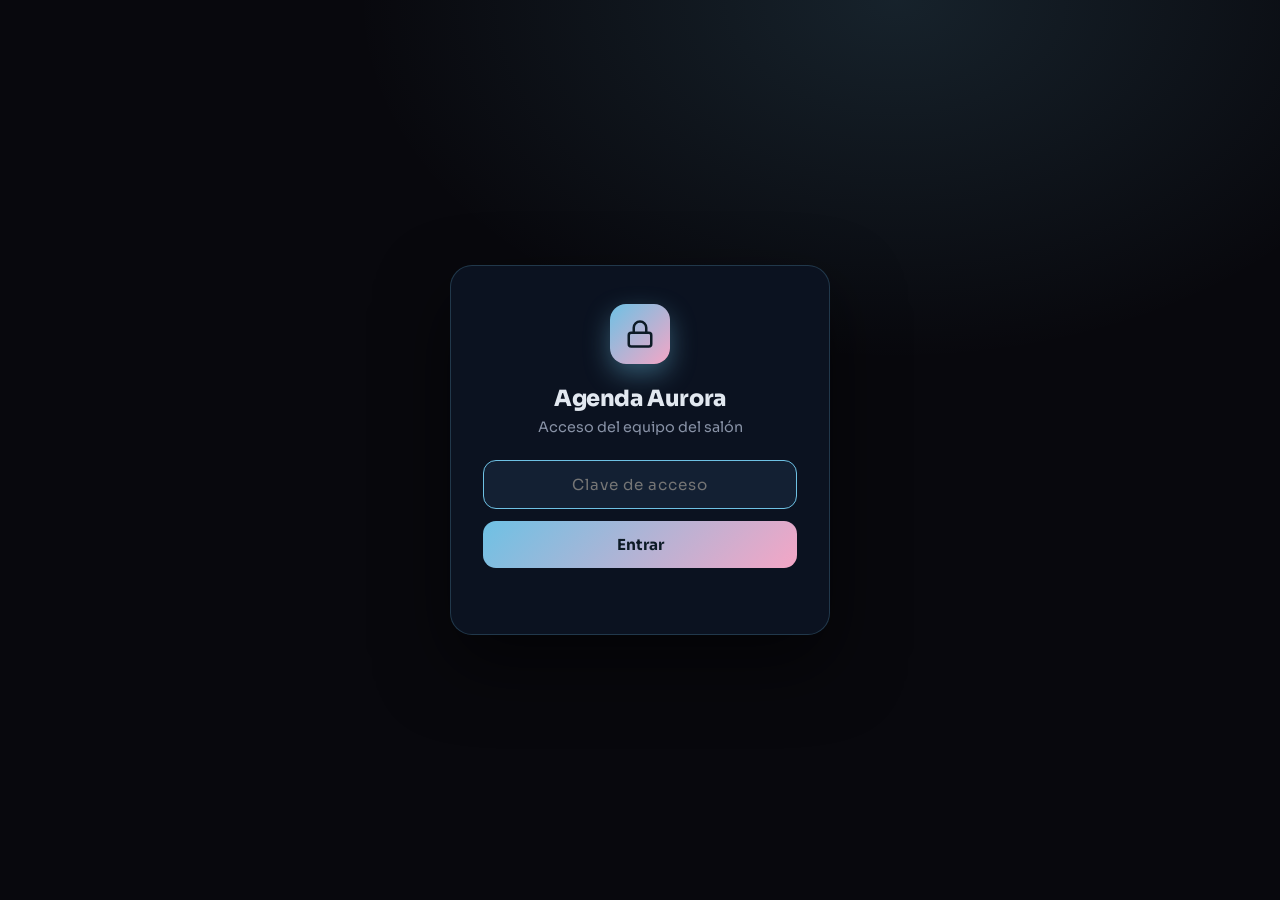
<file: agenda.html>
<!DOCTYPE html>
<html lang="es">
<head>
<meta charset="UTF-8">
<meta name="viewport" content="width=device-width,initial-scale=1,viewport-fit=cover">
<meta name="robots" content="noindex,nofollow">
<title>Agenda · Peluquería Aurora</title>
<link rel="preconnect" href="https://fonts.googleapis.com">
<link rel="preconnect" href="https://fonts.gstatic.com" crossorigin>
<link href="https://fonts.googleapis.com/css2?family=Sora:wght@400;500;600;700;800&display=swap" rel="stylesheet">
<style>
*{margin:0;padding:0;box-sizing:border-box}
:root{
  --primary:#6ec1e4;
  --primary-dark:#3f9ecb;
  --bg:#08080d;
  --bg2:#0b1220;
  --panel:#0f172a;
  --card:#132033;
  --border:rgba(148,163,184,.14);
  --border2:rgba(110,193,228,.22);
  --text:#e2e8f0;
  --muted:#8892a6;
  --muted2:#64748b;
  --grad:linear-gradient(135deg,#6ec1e4 0%,#f4a6c6 100%);
  --agendada:#6ec1e4; --confirmada:#10b981; --completada:#94a3b8; --noshow:#ef4444; --cancelada:#475569;
}
html,body{height:100%}
body{font-family:'Sora',system-ui,-apple-system,Segoe UI,Roboto,sans-serif;background:radial-gradient(1200px 700px at 80% -10%,rgba(110,193,228,.10),transparent 60%),var(--bg);color:var(--text);-webkit-font-smoothing:antialiased;min-height:100vh}
button{font-family:inherit}

/* GATE */
#gate{position:fixed;inset:0;z-index:100;background:radial-gradient(900px 600px at 70% 0%,rgba(110,193,228,.14),transparent 60%),var(--bg);display:flex;align-items:center;justify-content:center;padding:24px}
#gate.hidden{display:none}
.gate-card{width:100%;max-width:380px;background:var(--bg2);border:1px solid var(--border2);border-radius:22px;padding:38px 32px;box-shadow:0 30px 70px rgba(0,0,0,.55);text-align:center}
.gate-ico{width:60px;height:60px;border-radius:16px;background:var(--grad);display:flex;align-items:center;justify-content:center;margin:0 auto 20px;box-shadow:0 10px 26px rgba(110,193,228,.4)}
.gate-ico svg{width:30px;height:30px;color:#0d1b26}
.gate-card h1{font-size:1.4rem;font-weight:800;letter-spacing:-.4px;margin-bottom:6px}
.gate-card p{color:var(--muted);font-size:.9rem;margin-bottom:24px}
.gate-card input{width:100%;background:var(--card);border:1px solid var(--border2);color:var(--text);padding:14px 16px;border-radius:13px;font-size:.95rem;font-family:inherit;outline:none;margin-bottom:12px;text-align:center;letter-spacing:1px}
.gate-card input:focus{border-color:var(--primary)}
.gate-card button{width:100%;background:var(--grad);border:none;color:#0d1b26;padding:14px;border-radius:13px;font-weight:700;font-size:.95rem;cursor:pointer;transition:opacity .2s}
.gate-card button:hover{opacity:.92}
.gate-err{color:#fca5a5;font-size:.82rem;height:18px;margin-top:10px}

/* TOPBAR */
.top{position:sticky;top:0;z-index:20;background:rgba(11,18,32,.82);backdrop-filter:blur(16px);border-bottom:1px solid var(--border2);padding:14px 26px}
.top-inner{max-width:1280px;margin:0 auto;display:flex;align-items:center;gap:20px;flex-wrap:wrap}
.brand{display:flex;align-items:center;gap:11px}
.brand .ico{width:38px;height:38px;border-radius:11px;background:var(--grad);display:flex;align-items:center;justify-content:center;box-shadow:0 8px 20px rgba(110,193,228,.38)}
.brand .ico svg{width:20px;height:20px;color:#0d1b26}
.brand b{font-size:1.05rem;font-weight:800;letter-spacing:-.3px}
.brand span{display:block;font-size:.7rem;color:var(--muted);font-weight:600;letter-spacing:.5px;text-transform:uppercase}
.counters{display:flex;gap:10px;margin-left:auto}
.counter{background:var(--card);border:1px solid var(--border);border-radius:13px;padding:8px 16px;text-align:center;min-width:78px}
.counter b{display:block;font-size:1.25rem;font-weight:800;line-height:1;background:linear-gradient(135deg,#6ec1e4,#f4a6c6);-webkit-background-clip:text;background-clip:text;-webkit-text-fill-color:transparent}
.counter span{font-size:.66rem;color:var(--muted);font-weight:600;text-transform:uppercase;letter-spacing:.5px}
.logout{background:rgba(148,163,184,.10);border:1px solid var(--border);color:var(--muted);padding:9px 14px;border-radius:11px;font-size:.8rem;font-weight:600;cursor:pointer;transition:all .2s}
.logout:hover{color:var(--text);border-color:var(--border2)}

/* WEEK NAV */
.weeknav{max-width:1280px;margin:0 auto;padding:20px 26px 6px;display:flex;align-items:center;justify-content:space-between;gap:14px;flex-wrap:wrap}
.weeknav .range{font-size:1.15rem;font-weight:700;letter-spacing:-.3px}
.weeknav .range small{display:block;font-size:.74rem;color:var(--muted);font-weight:500;letter-spacing:.4px;text-transform:uppercase;margin-top:2px}
.wbtns{display:flex;gap:8px}
.wbtn{background:var(--card);border:1px solid var(--border2);color:var(--text);padding:9px 15px;border-radius:11px;font-size:.85rem;font-weight:600;cursor:pointer;transition:all .18s;display:inline-flex;align-items:center;gap:6px}
.wbtn:hover{background:rgba(110,193,228,.14);border-color:var(--primary)}
.wbtn.now{background:var(--grad);border-color:transparent;color:#0d1b26}
.wbtn svg{width:15px;height:15px}
.wacts{display:flex;gap:8px;margin-left:auto}

/* CALENDAR */
.wrap{max-width:1280px;margin:0 auto;padding:16px 26px 60px}
.loading{text-align:center;color:var(--muted);padding:60px 0;font-size:.9rem}
.calhead{display:grid;grid-template-columns:64px repeat(5,1fr);gap:0;position:sticky;top:70px;z-index:10}
.dh{padding:12px 8px;text-align:center;border-bottom:1px solid var(--border2)}
.dh:first-child{border-bottom:none}
.dh b{font-size:.95rem;font-weight:700}
.dh span{display:block;font-size:.68rem;color:var(--muted);text-transform:uppercase;letter-spacing:.6px;margin-top:2px}
.dh.today b{color:#a9dcf2}
.dh.today{background:rgba(110,193,228,.08);border-radius:12px 12px 0 0}
.calgrid{display:grid;grid-template-columns:64px repeat(5,1fr);gap:0}
.gutter{position:relative}
.gutter .tl{position:absolute;right:8px;transform:translateY(-50%);font-size:.68rem;color:var(--muted2);font-weight:500;white-space:nowrap}
.daycol{position:relative;border-left:1px solid var(--border)}
.daycol.today{background:rgba(110,193,228,.045)}
.slotline{position:absolute;left:0;right:0;height:1px;background:var(--border)}
.slotline.hour{background:rgba(148,163,184,.18)}
.midday{position:absolute;left:0;right:0;display:flex;align-items:center;justify-content:center;font-size:.64rem;color:var(--muted2);letter-spacing:1px;text-transform:uppercase;background:repeating-linear-gradient(-45deg,rgba(148,163,184,.05),rgba(148,163,184,.05) 6px,transparent 6px,transparent 12px);border-top:1px dashed var(--border);border-bottom:1px dashed var(--border)}
.midday.gut{background:none;border:none}

/* CITA BLOCK */
.cita{position:absolute;left:4px;right:4px;border-radius:9px;padding:6px 8px;overflow:hidden;cursor:pointer;border-left:3px solid;transition:transform .12s,box-shadow .12s;z-index:2}
.cita:hover{transform:translateY(-1px);box-shadow:0 8px 20px rgba(0,0,0,.4);z-index:3}
.cita .ct{font-size:.72rem;font-weight:700;line-height:1.1}
.cita .cn{font-size:.78rem;font-weight:600;margin-top:1px;white-space:nowrap;overflow:hidden;text-overflow:ellipsis}
.cita .cs{font-size:.68rem;opacity:.85;white-space:nowrap;overflow:hidden;text-overflow:ellipsis}
.cita .qa{position:absolute;top:4px;right:4px;display:none;gap:4px}
.cita:hover .qa,.cita:focus-within .qa{display:flex}
.qb{background:var(--panel);border:1px solid var(--border2);color:var(--text);border-radius:7px;padding:3px 7px;font-size:.66rem;font-weight:700;cursor:pointer;font-family:inherit}
.qb:hover{border-color:var(--primary);color:#a9dcf2}
.qb.del:hover{border-color:var(--noshow);color:#fca5a5}
.lrow .qa{display:flex;gap:6px;margin-left:6px}
.cita.cancelada{opacity:.5}
.cita.cancelada .cn{text-decoration:line-through}

/* LIST (móvil) */
.list{display:none;padding-top:6px}
.daygroup{margin-bottom:22px}
.daygroup h3{font-size:.92rem;font-weight:700;margin-bottom:10px;padding-bottom:8px;border-bottom:1px solid var(--border2)}
.daygroup h3.today{color:#a9dcf2}
.daygroup .empty{color:var(--muted2);font-size:.82rem;padding:4px 0}
.lrow{display:flex;align-items:center;gap:12px;background:var(--card);border:1px solid var(--border);border-left:3px solid;border-radius:12px;padding:11px 13px;margin-bottom:8px;cursor:pointer;transition:border-color .18s}
.lrow:hover{border-color:var(--border2)}
.lrow .lt{font-size:.9rem;font-weight:700;min-width:44px}
.lrow .li b{font-size:.88rem;font-weight:600;display:block}
.lrow .li span{font-size:.76rem;color:var(--muted)}
.lrow.cancelada{opacity:.55}
.lrow.cancelada b{text-decoration:line-through}

.pill{display:inline-block;font-size:.66rem;font-weight:700;padding:3px 9px;border-radius:20px;text-transform:uppercase;letter-spacing:.4px;margin-left:auto;white-space:nowrap}

/* PANEL */
.scrim{position:fixed;inset:0;background:rgba(0,0,0,.5);backdrop-filter:blur(3px);z-index:40;opacity:0;pointer-events:none;transition:opacity .25s}
.scrim.open{opacity:1;pointer-events:auto}
.panel{position:fixed;top:0;right:0;height:100%;width:380px;max-width:92vw;background:var(--bg2);border-left:1px solid var(--border2);z-index:50;transform:translateX(100%);transition:transform .28s cubic-bezier(.4,0,.2,1);display:flex;flex-direction:column;box-shadow:-20px 0 60px rgba(0,0,0,.5)}
.panel.open{transform:translateX(0)}
.panel-head{padding:20px 22px;border-bottom:1px solid var(--border);display:flex;align-items:flex-start;gap:12px}
.panel-head .ph-t{flex:1}
.panel-head h2{font-size:1.15rem;font-weight:700;letter-spacing:-.3px}
.panel-head .sub{font-size:.8rem;color:var(--muted);margin-top:3px}
.panel-close{background:rgba(148,163,184,.12);border:none;color:var(--muted);width:32px;height:32px;border-radius:50%;cursor:pointer;font-size:1.2rem;line-height:1;flex-shrink:0}
.panel-close:hover{color:var(--text)}
.panel-body{flex:1;overflow-y:auto;padding:22px}
.field{margin-bottom:16px}
.field label{display:block;font-size:.68rem;color:var(--muted2);text-transform:uppercase;letter-spacing:.6px;font-weight:600;margin-bottom:4px}
.field div{font-size:.95rem;font-weight:500}
.field a{color:#a9dcf2;text-decoration:none}
.acts{display:grid;grid-template-columns:1fr 1fr;gap:9px;margin-top:22px}
.act{border:1px solid var(--border2);background:var(--card);color:var(--text);padding:12px;border-radius:12px;font-size:.86rem;font-weight:600;cursor:pointer;transition:all .18s}
.act:hover{transform:translateY(-1px)}
.act.confirm:hover{background:rgba(16,185,129,.16);border-color:var(--confirmada);color:#6ee7b7}
.act.done:hover{background:rgba(148,163,184,.16);border-color:var(--completada)}
.act.noshow:hover{background:rgba(239,68,68,.14);border-color:var(--noshow);color:#fca5a5}
.act.cancel:hover{background:rgba(239,68,68,.10);border-color:var(--noshow);color:#fca5a5}
.act.repro{grid-column:1/3}
.act.repro:hover{background:rgba(110,193,228,.14);border-color:var(--primary);color:#a9dcf2}
.act:disabled{opacity:.4;cursor:default;transform:none}
.act.resena{display:block;width:100%;margin-top:14px;text-align:center;text-decoration:none;font-family:inherit}
.act.resena:not(:disabled):hover{background:rgba(16,185,129,.16);border-color:var(--confirmada);color:#6ee7b7}
.resena-aviso{font-size:.76rem;color:var(--muted);margin-top:6px}
.resena-copiar{display:block;margin:6px auto 0;background:none;border:none;padding:2px 4px;color:#a9dcf2;font-size:.76rem;font-family:inherit;text-decoration:underline;cursor:pointer}
.repro-box{margin-top:18px;border-top:1px solid var(--border);padding-top:18px}
.repro-box .rt{font-size:.82rem;color:var(--muted);margin-bottom:10px}
.rchips{display:flex;flex-wrap:wrap;gap:8px}
.rchip{background:rgba(110,193,228,.10);border:1px solid var(--border2);color:#a9dcf2;padding:9px 13px;border-radius:11px;font-size:.82rem;font-weight:600;cursor:pointer;transition:all .15s}
.rchip:hover{background:var(--primary);color:#0d1b26;border-color:var(--primary)}
.rdate{background:var(--card);border:1px solid var(--border2);color:var(--text);padding:9px 13px;border-radius:11px;font-size:.82rem;font-family:inherit;cursor:pointer;color-scheme:dark}

/* OBSERVACIONES */
.notas-box{margin-top:20px}
.notas-box>label{display:block;font-size:.68rem;color:var(--muted2);text-transform:uppercase;letter-spacing:.6px;font-weight:600;margin-bottom:6px}
.notas-box textarea{width:100%;min-height:88px;resize:vertical;background:var(--card);border:1px solid var(--border2);color:var(--text);border-radius:12px;padding:11px 13px;font-family:inherit;font-size:.88rem;line-height:1.5;outline:none;transition:border-color .18s}
.notas-box textarea:focus{border-color:var(--primary)}
.notas-box textarea::placeholder{color:var(--muted2)}
.notas-foot{display:flex;align-items:center;justify-content:space-between;gap:12px;margin-top:9px}
.notas-count{font-size:.72rem;color:var(--muted2);font-variant-numeric:tabular-nums}
.notas-count.over{color:#fca5a5}
.btn-notas{background:var(--grad);border:none;color:#0d1b26;padding:9px 18px;border-radius:11px;font-size:.84rem;font-weight:700;cursor:pointer;font-family:inherit;transition:opacity .2s}
.btn-notas:hover{opacity:.92}
.btn-notas:disabled{opacity:.5;cursor:default}
.note-ico{margin-left:5px;font-size:.72rem;opacity:.95;cursor:default}

/* TOAST */
#toast{position:fixed;bottom:24px;left:50%;transform:translate(-50%,20px);background:var(--panel);border:1px solid var(--border2);color:var(--text);padding:13px 22px;border-radius:13px;font-size:.88rem;font-weight:600;z-index:80;opacity:0;pointer-events:none;transition:all .25s;box-shadow:0 16px 40px rgba(0,0,0,.5)}
#toast.show{opacity:1;transform:translate(-50%,0)}
#toast.ok{border-color:var(--confirmada)}
#toast.err{border-color:var(--noshow)}

/* TABS */
.tabs{display:flex;gap:4px;background:var(--card);border:1px solid var(--border);border-radius:12px;padding:4px}
.tab{background:none;border:none;color:var(--muted);padding:8px 16px;border-radius:9px;font-size:.86rem;font-weight:600;cursor:pointer;transition:all .18s}
.tab:hover{color:var(--text)}
.tab.active{background:var(--grad);color:#0d1b26}
.pName.link{cursor:pointer;text-decoration:underline;text-decoration-color:rgba(125,211,252,.4);text-underline-offset:3px}
.pName.link:hover{color:#a9dcf2}

/* PANES (perfil / clientes) */
.pane{max-width:820px;margin:0 auto;padding:22px 26px 60px}
.pane-h{font-size:1.4rem;font-weight:800;letter-spacing:-.4px;margin-bottom:18px}
.pane-top{display:flex;align-items:center;justify-content:space-between;gap:14px;margin-bottom:16px;flex-wrap:wrap}
.pane-top .pane-h{margin-bottom:0}
.back{background:none;border:none;color:var(--muted);font-size:.86rem;font-weight:600;cursor:pointer;padding:0;margin-bottom:12px}
.back:hover{color:#a9dcf2}

/* FORMS */
.form{background:var(--bg2);border:1px solid var(--border);border-radius:16px;padding:22px}
.fld{margin-bottom:16px}
.fld:last-child{margin-bottom:0}
.fld>label{display:block;font-size:.7rem;color:var(--muted2);text-transform:uppercase;letter-spacing:.6px;font-weight:600;margin-bottom:6px}
.inp{width:100%;background:var(--card);border:1px solid var(--border2);color:var(--text);border-radius:11px;padding:11px 13px;font-family:inherit;font-size:.9rem;outline:none;transition:border-color .18s}
.inp:focus{border-color:var(--primary)}
.inp::placeholder{color:var(--muted2)}
textarea.ta{min-height:90px;resize:vertical;line-height:1.5}
.saveline{display:flex;align-items:center;justify-content:space-between;gap:14px;margin-top:6px;flex-wrap:wrap}
.upd{font-size:.74rem;color:var(--muted2)}
.form-err{color:#fca5a5;font-size:.82rem;min-height:16px;margin:4px 0}
.btn-prim{background:var(--grad);border:none;color:#0d1b26;padding:11px 20px;border-radius:11px;font-size:.86rem;font-weight:700;cursor:pointer;font-family:inherit;transition:opacity .2s}
.btn-prim:hover{opacity:.92}
.btn-prim:disabled{opacity:.5;cursor:default}
.btn-prim.wide{width:100%;margin-top:6px;padding:13px}
.help-box{background:rgba(110,193,228,.06);border:1px solid var(--border2);border-radius:14px;padding:18px 20px;margin-top:20px;font-size:.86rem;line-height:1.6;color:var(--muted)}
.help-box b{color:var(--text)}
.help-box ol{margin:8px 0 0;padding-left:20px}
.help-box li{margin-bottom:6px}
.help-box code{background:var(--card);border:1px solid var(--border);border-radius:6px;padding:2px 7px;font-size:.82rem;color:#a9dcf2}

/* PACIENTES */
.search{width:100%;background:var(--card);border:1px solid var(--border2);color:var(--text);border-radius:12px;padding:12px 15px;font-family:inherit;font-size:.9rem;outline:none;margin-bottom:16px}
.search:focus{border-color:var(--primary)}
.pac-list{display:flex;flex-direction:column;gap:10px}
.pac-card{display:flex;align-items:center;gap:18px;background:var(--bg2);border:1px solid var(--border);border-radius:14px;padding:15px 18px;cursor:pointer;transition:border-color .18s,transform .12s}
.pac-card:hover{border-color:var(--border2);transform:translateY(-1px)}
.pac-main{flex:1;min-width:0}
.pac-main b{display:block;font-size:.98rem;font-weight:700;white-space:nowrap;overflow:hidden;text-overflow:ellipsis}
.pac-main span{font-size:.82rem;color:var(--muted)}
.pac-stat{text-align:center;min-width:56px}
.pac-stat b{display:block;font-size:1rem;font-weight:800;color:#a9dcf2}
.pac-stat span{font-size:.66rem;color:var(--muted2);text-transform:uppercase;letter-spacing:.4px}
.ver-ficha{background:rgba(110,193,228,.10);border:1px solid var(--border2);color:#a9dcf2;padding:9px 14px;border-radius:10px;font-size:.8rem;font-weight:600;cursor:pointer;white-space:nowrap;font-family:inherit;transition:all .15s}
.pac-card:hover .ver-ficha{background:var(--primary);color:#0d1b26;border-color:var(--primary)}
.pac-empty{color:var(--muted2);font-size:.88rem;text-align:center;padding:34px 0}

/* HISTORIAL */
.ficha-form{margin-bottom:26px}
.hist-h{font-size:1.05rem;font-weight:700;margin-bottom:14px}
.hist{display:flex;flex-direction:column;gap:10px}
.hist-row{background:var(--bg2);border:1px solid var(--border);border-left:3px solid;border-radius:12px;padding:13px 15px}
.hist-top{display:flex;align-items:center;justify-content:space-between;gap:10px;margin-bottom:5px}
.hist-when{font-size:.88rem;font-weight:700}
.hist-mid{font-size:.82rem;color:var(--muted)}
.hist-nota{font-size:.82rem;color:var(--text);background:var(--card);border-radius:9px;padding:8px 11px;margin-top:8px;line-height:1.5}

/* MODAL */
.modal-scrim{position:fixed;inset:0;background:rgba(0,0,0,.55);backdrop-filter:blur(3px);z-index:60;display:flex;align-items:center;justify-content:center;padding:20px;animation:mfade .2s ease}
@keyframes mfade{from{opacity:0}to{opacity:1}}
.modal{width:100%;max-width:420px;background:var(--bg2);border:1px solid var(--border2);border-radius:18px;box-shadow:0 30px 70px rgba(0,0,0,.55);overflow:hidden}
.modal-head{display:flex;align-items:center;justify-content:space-between;padding:18px 20px;border-bottom:1px solid var(--border)}
.modal-head h3{font-size:1.1rem;font-weight:700}
.modal-body{padding:20px}
.modal.tall .modal-body{max-height:calc(100dvh - 110px);overflow-y:auto}
.fld-hint{font-size:.8rem;color:var(--muted)}
.fld-hint b{color:var(--text)}
.csv-res{font-size:1.05rem;font-weight:700;margin-bottom:10px}
.csv-errs{max-height:220px;overflow-y:auto;border:1px solid var(--border);border-radius:11px;padding:10px 13px;font-size:.82rem;line-height:1.6;color:#fca5a5}
.csv-errs b{color:var(--text)}
.fld-2{display:grid;grid-template-columns:1fr 1fr;gap:12px}
.modal select.inp,.modal input.inp{color-scheme:dark}

/* ===== SERVICIOS ===== */
.srv-table{display:flex;flex-direction:column;gap:12px}
.srv-row{background:var(--bg2);border:1px solid var(--border);border-radius:14px;padding:15px 18px;display:flex;flex-wrap:wrap;align-items:center;gap:14px 22px;transition:border-color .18s,box-shadow .18s}
.srv-row.dirty{border-color:var(--border2);box-shadow:0 0 0 1px var(--border2)}
.srv-name{flex:1 1 150px;font-size:1rem;font-weight:700;min-width:0}
.srv-fld{display:flex;flex-direction:column;gap:5px}
.srv-fld>label{font-size:.64rem;color:var(--muted2);text-transform:uppercase;letter-spacing:.6px;font-weight:600}
.srv-inp{width:70px;background:var(--card);border:1px solid var(--border2);color:var(--text);border-radius:10px;padding:8px 10px;font-family:inherit;font-size:.9rem;text-align:center;outline:none;font-variant-numeric:tabular-nums}
.srv-inp:focus{border-color:var(--primary)}
.srv-inp::-webkit-outer-spin-button,.srv-inp::-webkit-inner-spin-button{-webkit-appearance:none;margin:0}
.srv-inp[type=number]{-moz-appearance:textfield}
.price-grp{display:inline-flex;align-items:center;gap:6px}
.price-grp .srv-inp{width:82px}
.step{width:30px;height:30px;border-radius:9px;border:1px solid var(--border2);background:var(--card);color:var(--text);font-size:1.15rem;font-weight:700;cursor:pointer;line-height:1;flex-shrink:0;transition:all .15s}
.step:hover{background:rgba(110,193,228,.14);border-color:var(--primary);color:#a9dcf2}
.sw{position:relative;display:inline-flex;width:46px;height:26px;cursor:pointer;flex-shrink:0}
.sw input{position:absolute;opacity:0;width:100%;height:100%;margin:0;cursor:pointer;z-index:2}
.sw .track{position:absolute;inset:0;background:var(--card);border:1px solid var(--border2);border-radius:20px;transition:.2s}
.sw .track::after{content:'';position:absolute;top:3px;left:3px;width:18px;height:18px;border-radius:50%;background:var(--muted);transition:.2s}
.sw input:checked~.track{background:rgba(16,185,129,.22);border-color:var(--confirmada)}
.sw input:checked~.track::after{transform:translateX(20px);background:#34d399}
.srv-upd{font-size:.72rem;color:var(--muted2);flex:1 1 90px;text-align:right;min-width:80px}
.srv-save{background:var(--grad);border:none;color:#0d1b26;padding:9px 16px;border-radius:10px;font-size:.82rem;font-weight:700;cursor:pointer;font-family:inherit;transition:opacity .2s;display:none}
.srv-save:hover{opacity:.92}
.srv-save:disabled{opacity:.5;cursor:default}
.srv-row.dirty .srv-save{display:inline-block}
.srv-err{flex-basis:100%;color:#fca5a5;font-size:.8rem;margin:0}
.srv-note{background:rgba(110,193,228,.06);border:1px solid var(--border2);border-radius:12px;padding:13px 16px;margin-top:16px;font-size:.82rem;line-height:1.55;color:var(--muted)}
.srv-row.archivado{opacity:.62}
.price-grp .srv-modo{width:auto;text-align:left;cursor:pointer;color-scheme:dark}

/* ===== ESTADÍSTICAS ===== */
.stat-seg{display:inline-flex;gap:4px;background:var(--card);border:1px solid var(--border);border-radius:12px;padding:4px;flex-wrap:wrap;margin-bottom:6px}
.seg-btn{background:none;border:none;color:var(--muted);padding:8px 14px;border-radius:9px;font-size:.83rem;font-weight:600;cursor:pointer;font-family:inherit;transition:.18s}
.seg-btn:hover{color:var(--text)}
.seg-btn.active{background:var(--grad);color:#0d1b26}
.kpis{display:grid;grid-template-columns:repeat(auto-fit,minmax(150px,1fr));gap:14px;margin:22px 0 24px}
.kpi{background:var(--bg2);border:1px solid var(--border);border-radius:16px;padding:17px 19px}
.kpi b{display:block;font-size:1.8rem;font-weight:800;line-height:1.05;background:linear-gradient(135deg,#6ec1e4,#f4a6c6);-webkit-background-clip:text;background-clip:text;-webkit-text-fill-color:transparent;font-variant-numeric:tabular-nums;letter-spacing:-.5px}
.kpi>span{display:block;font-size:.7rem;color:var(--muted);text-transform:uppercase;letter-spacing:.5px;font-weight:600;margin-top:7px}
.kpi small{display:block;font-size:.72rem;color:var(--muted2);margin-top:4px}
.stat-card{background:var(--bg2);border:1px solid var(--border);border-radius:16px;padding:20px 22px;margin-bottom:18px}
.stat-card h3{font-size:1rem;font-weight:700;margin-bottom:4px}
.stat-card .sc-sub{font-size:.76rem;color:var(--muted2);margin-bottom:16px}
.stat-empty{color:var(--muted2);font-size:.86rem;padding:26px 0;text-align:center}
/* barras por servicio (horizontales) */
.tbar{margin-bottom:14px}
.tbar:last-child{margin-bottom:0}
.tbar-top{display:flex;justify-content:space-between;align-items:baseline;gap:10px;font-size:.85rem;margin-bottom:5px}
.tbar-name{font-weight:600;white-space:nowrap;overflow:hidden;text-overflow:ellipsis}
.tbar-val{color:var(--muted);white-space:nowrap;font-variant-numeric:tabular-nums;flex-shrink:0}
.tbar-val b{color:#a9dcf2;font-weight:700}
.tbar-val i{color:var(--muted2);font-style:normal}
.tbar-track{height:12px;background:var(--card);border-radius:8px;overflow:hidden}
.tbar-fill{height:100%;background:linear-gradient(90deg,#6ec1e4,#f4a6c6);border-radius:8px;min-width:2px;transition:width .5s cubic-bezier(.4,0,.2,1)}
/* histograma de franjas (columnas verticales) */
.st-hist{display:flex;align-items:flex-end;gap:3px;height:168px;overflow-x:auto;padding-bottom:2px}
.hcol{flex:1 0 15px;display:flex;flex-direction:column;align-items:center;justify-content:flex-end;height:100%}
.hcol .hn{font-size:.62rem;color:var(--muted);margin-bottom:3px;font-variant-numeric:tabular-nums;height:12px}
.hcol .hbar{width:100%;max-width:24px;background:linear-gradient(180deg,#6ec1e4,#3f9ecb);border-radius:5px 5px 0 0;min-height:2px}
.hcol.hot .hbar{background:linear-gradient(180deg,#f4a6c6,#e2749f)}
.hcol .hl{font-size:.58rem;color:var(--muted2);margin-top:6px;white-space:nowrap;height:10px}
/* clientes */
.pat-split{display:grid;grid-template-columns:1fr 1fr;gap:18px}
.nr-bar{height:18px;border-radius:9px;overflow:hidden;display:flex;margin:14px 0 12px;background:var(--card)}
.nr-new{background:#f4a6c6}
.nr-rec{background:#6ec1e4}
.nr-legend{display:flex;gap:20px;font-size:.83rem;flex-wrap:wrap}
.nr-legend b{color:var(--text)}
.nr-legend i{display:inline-block;width:10px;height:10px;border-radius:3px;margin-right:7px;vertical-align:middle}
.top5{display:flex;flex-direction:column;gap:10px}
.top-row{display:flex;align-items:center;gap:12px;font-size:.88rem}
.top-rank{width:23px;height:23px;border-radius:7px;background:var(--card);border:1px solid var(--border);display:flex;align-items:center;justify-content:center;font-size:.72rem;font-weight:800;color:#a9dcf2;flex-shrink:0}
.top-name{font-weight:600;cursor:pointer;text-decoration:underline;text-decoration-color:rgba(125,211,252,.35);text-underline-offset:3px;white-space:nowrap;overflow:hidden;text-overflow:ellipsis}
.top-name:hover{color:#a9dcf2}
.top-n{margin-left:auto;color:var(--muted);font-size:.8rem;white-space:nowrap;flex-shrink:0}

@media(max-width:820px){
  .counters{order:3;width:100%;margin-left:0;justify-content:flex-start}
}
@media(max-width:600px){
  .top{padding:12px 16px}
  .weeknav{padding:16px 16px 4px}
  .weeknav .range{font-size:1.02rem}
  .wrap{padding:12px 16px 60px}
  .calhead,.calgrid{display:none}
  .list{display:block}
  .wbtn span{display:none}
  .wbtn{padding:9px 12px}
  .panel{width:100%;max-width:100%}
  .pane{padding:18px 16px 60px}
  .tabs{order:2}
  .pac-card{gap:12px;padding:13px 14px}
  .pac-stat{min-width:42px}
  .pac-stat b{font-size:.92rem}
  .ver-ficha{display:none}
  .srv-row{gap:12px 18px}
  .srv-name{flex:1 1 100%}
  .srv-upd{flex:1 1 100%;text-align:left}
  .kpis{grid-template-columns:1fr 1fr;gap:11px}
  .kpi{padding:14px 15px}
  .kpi b{font-size:1.5rem}
  .pat-split{grid-template-columns:1fr}
  .st-hist{height:150px}
  .hcol{flex:1 0 13px}
}

/* ===== MÓVIL: solo colocación y tamaño de toque; el escritorio no cambia ===== */
/* Notch (viewport-fit=cover): en escritorio env() vale 0. */
body{padding-left:env(safe-area-inset-left);padding-right:env(safe-area-inset-right)}
.panel{padding-right:env(safe-area-inset-right);padding-bottom:env(safe-area-inset-bottom)}

@media(max-width:900px){
  /* Tamaño de dedo */
  .tab,.wbtn,.logout,.btn-prim,.seg-btn,.back,.rchip{min-height:44px}
  .panel-close{width:44px;height:44px}
}
@media(max-width:600px){
  /* En móvil la barra ocupa casi media pantalla: se va con el scroll en vez de quedarse fija */
  .top{position:relative;padding-top:max(12px, env(safe-area-inset-top))}
  .logout{margin-left:auto}
  /* Pestañas: a todo el ancho y en dos filas si no caben (antes, 504 px en una) */
  .tabs{flex:1 1 100%;flex-wrap:wrap}
  .tab{flex:1 1 auto;padding:10px 12px}
  /* Semana y acciones: cada grupo en su fila, botones repartidos */
  .weeknav{gap:10px}
  .wbtns,.wacts{flex:1 1 100%;margin-left:0}
  .wbtns .wbtn,.wacts>*{flex:1;justify-content:center}
  .wbtns .wbtn.now{flex:2}
  /* Fila de cita: hora · cliente · estado arriba, Mover/Cancelar debajo */
  .lrow{display:grid;grid-template-columns:auto minmax(0,1fr) auto;grid-template-areas:"lt li pill" "qa qa qa";gap:10px 12px}
  .lrow .lt{grid-area:lt}
  .lrow .li{grid-area:li;min-width:0}
  .lrow .pill{grid-area:pill;margin-left:0}
  .lrow .qa{grid-area:qa;margin-left:0}
  .lrow .qb{flex:1;min-height:40px;font-size:.8rem;border-radius:10px}
  .panel-head{padding-top:max(20px, env(safe-area-inset-top))}
  .back{display:inline-flex;align-items:center}
  /* Servicios: campos apilados y a todo el ancho */
  .srv-row{flex-direction:column;align-items:stretch;gap:12px}
  .srv-row>*{flex:0 0 auto}
  .srv-row>.price-grp{align-self:flex-start}
  .srv-fld .price-grp{display:flex;width:100%}
  .srv-inp,.price-grp .srv-inp{flex:1;width:100%;min-height:44px}
  .step{width:44px;height:44px}
  .srv-upd{text-align:left}
  .srv-save{width:100%;min-height:44px}
  /* Modales: casi pantalla completa, scroll dentro, botón de acción siempre a la vista */
  .modal-scrim{padding:max(12px, env(safe-area-inset-top)) 12px max(12px, env(safe-area-inset-bottom))}
  .modal{max-width:none;max-height:100%;display:flex;flex-direction:column}
  .modal-head{padding:12px 16px}
  .modal-body,.modal.tall .modal-body{flex:1;min-height:0;max-height:none;overflow-y:auto}
  .modal-body>.btn-prim.wide:last-child{position:sticky;bottom:0;box-shadow:0 -16px 16px var(--bg2)}
  .fld-2{grid-template-columns:minmax(0,1fr) minmax(0,1fr);gap:10px}
  .fld-2 .inp{min-width:0}
  /* 16 px: por debajo, iOS hace zoom al escribir */
  input:not([type=checkbox]),select,textarea{font-size:16px}
  .inp{min-height:44px}
  /* Estadísticas: el histograma se desplaza dentro de su tarjeta */
  .stat-card{min-width:0;overflow:hidden}
  .stat-seg{display:flex}
  .seg-btn{flex:1 1 auto}
  .wrap,.pane{padding-bottom:calc(60px + env(safe-area-inset-bottom))}
  #toast{bottom:calc(24px + env(safe-area-inset-bottom));max-width:calc(100vw - 32px)}
}
</style>
</head>
<body>

<!-- LOGIN -->
<div id="gate">
  <div class="gate-card">
    <div class="gate-ico">
      <svg viewBox="0 0 24 24" fill="none" stroke="currentColor" stroke-width="2" stroke-linecap="round" stroke-linejoin="round"><rect x="3" y="11" width="18" height="11" rx="2"/><path d="M7 11V7a5 5 0 0110 0v4"/></svg>
    </div>
    <h1>Agenda Aurora</h1>
    <p>Acceso del equipo del salón</p>
    <input id="gate-in" type="password" placeholder="Clave de acceso" autocomplete="off" onkeydown="if(event.key==='Enter')doLogin()">
    <button onclick="doLogin()">Entrar</button>
    <div class="gate-err" id="gate-err"></div>
  </div>
</div>

<!-- APP -->
<div id="app" style="display:none">
  <div class="top">
    <div class="top-inner">
      <div class="brand">
        <div class="ico"><svg viewBox="0 0 24 24" fill="none" stroke="currentColor" stroke-width="2" stroke-linecap="round" stroke-linejoin="round"><circle cx="6" cy="18.5" r="2.6"/><circle cx="18" cy="18.5" r="2.6"/><path d="M7.8 16.6 18.5 3.5M16.2 16.6 5.5 3.5"/></svg></div>
        <div><b>Aurora</b><span>Agenda del salón</span></div>
      </div>
      <nav class="tabs">
        <button class="tab active" id="tab-agenda" onclick="showView('agenda')">Agenda</button>
        <button class="tab" id="tab-clientes" onclick="showView('clientes')">Clientes</button>
        <button class="tab" id="tab-servicios" onclick="showView('servicios')">Servicios</button>
        <button class="tab" id="tab-estadisticas" onclick="showView('estadisticas')">Estadísticas</button>
        <button class="tab" id="tab-perfil" onclick="showView('perfil')">Perfil</button>
      </nav>
      <div class="counters" id="counters">
        <div class="counter"><b id="cHoy">0</b><span>Hoy</span></div>
        <div class="counter"><b id="cSem">0</b><span>Semana</span></div>
      </div>
      <button class="logout" onclick="logout()">Salir</button>
    </div>
  </div>

  <div id="view-agenda">
    <div class="weeknav">
      <div class="range"><span id="rangeMain">—</span><small id="rangeSub">Semana</small></div>
      <div class="wbtns">
        <button class="wbtn" onclick="shiftWeek(-1)"><svg viewBox="0 0 24 24" fill="none" stroke="currentColor" stroke-width="2.4" stroke-linecap="round" stroke-linejoin="round"><path d="M15 18l-6-6 6-6"/></svg><span>Anterior</span></button>
        <button class="wbtn now" onclick="thisWeek()">Esta semana</button>
        <button class="wbtn" onclick="shiftWeek(1)"><span>Siguiente</span><svg viewBox="0 0 24 24" fill="none" stroke="currentColor" stroke-width="2.4" stroke-linecap="round" stroke-linejoin="round"><path d="M9 18l6-6-6-6"/></svg></button>
      </div>
      <div class="wacts">
        <button class="wbtn" onclick="openImportarCSV()">Importar CSV</button>
        <button class="btn-prim" onclick="openNuevaCita()">+ Añadir cita</button>
      </div>
    </div>

    <div class="wrap">
      <div class="calhead" id="calhead"></div>
      <div class="calgrid" id="calgrid"></div>
      <div class="list" id="list"></div>
      <div class="loading" id="loading" style="display:none">Cargando agenda…</div>
    </div>
  </div>

  <div id="view-clientes" style="display:none"></div>
  <div id="view-servicios" style="display:none"></div>
  <div id="view-estadisticas" style="display:none"></div>
  <div id="view-perfil" style="display:none"></div>
</div>

<div id="modalHost"></div>

<!-- PANEL -->
<div class="scrim" id="scrim" onclick="closePanel()"></div>
<aside class="panel" id="panel" aria-label="Detalle de cita">
  <div class="panel-head">
    <div class="ph-t">
      <h2 class="pName" id="pName">—</h2>
      <div class="sub" id="pWhen">—</div>
    </div>
    <button class="panel-close" onclick="closePanel()" aria-label="Cerrar">×</button>
  </div>
  <div class="panel-body" id="panelBody"></div>
</aside>

<div id="toast"></div>

<script>
// ===== CONFIG =====
// Tenant del panel. En la plantilla es la demo: clave de acceso y v9, como
// siempre. Al clonar, la fábrica pone aquí el token del salón (WM-…) y el panel
// pasa a login de Supabase Auth contra peluquerias-cita-mt, con el JWT del dueño.
const TENANT_TOKEN = 'demo-peluquerias';
var MODO_DEMO = TENANT_TOKEN === 'demo-peluquerias';
var SUPABASE_URL = 'https://mlaqtniujnvfxcvcourm.supabase.co';
// Clave publicable (rol anon): solo identifica el proyecto, puede ir en el cliente.
var SUPABASE_KEY = 'sb_publishable_6no6BuOgiA_2nonTJntAuQ_DTqEgrcV';
var SUPABASE_JS = 'https://cdn.jsdelivr.net/npm/@supabase/supabase-js@2.116.0/dist/umd/supabase.js';
var EDGE_URL = SUPABASE_URL + '/functions/v1/' + (MODO_DEMO ? 'peluquerias-cita' : 'peluquerias-cita-mt');
var CLAVE = 'aurora2026';   // solo la demo
// Catálogo: la demo (v9) solo tiene servicios-list; el salón edita con todo,
// archivados incluidos.
var ACC_SERVICIOS = MODO_DEMO ? 'servicios-list' : 'servicios-admin';
var sb = null;              // cliente supabase-js, solo en modo salón
var DOW  = ['Dom','Lun','Mar','Mié','Jue','Vie','Sáb'];
var DOWL = ['domingo','lunes','martes','miércoles','jueves','viernes','sábado'];
var MES  = ['ene','feb','mar','abr','may','jun','jul','ago','sep','oct','nov','dic'];
var ESTADOS = {
  agendada:{label:'Agendada', c:'#6ec1e4'},
  confirmada:{label:'Confirmada', c:'#10b981'},
  completada:{label:'Completada', c:'#94a3b8'},
  no_show:{label:'No show', c:'#ef4444'},
  cancelada:{label:'Cancelada', c:'#475569'}
};
function estadoInfo(e){ return ESTADOS[e] || ESTADOS.agendada; }
// origen lo pone el backend: chatbot por defecto, manual o importado.
var ORIGENES = { chatbot:'Asistente de la web', manual:'Alta manual', importado:'Importada (CSV)' };

// franjas horarias (min desde medianoche)
var M_START=600, M_END=840, T_START=960, T_END=1230;  // 10:00-14:00 · 16:00-20:30
var PPM=46/30;        // px por minuto (fila 30min = 46px)
var SEP=36;           // banda separadora del mediodía
var M_H=(M_END-M_START)*PPM, T_H=(T_END-T_START)*PPM, TOTAL_H=M_H+SEP+T_H;

// ===== STATE =====
var currentMonday, citas=[], current=null;
var activeView='agenda', configCache=null, clientesCache=[], fichaActual=null, searchTimer=null;

// ===== DATE HELPERS =====
function pad(n){ return (n<10?'0':'')+n; }
function madridToday(){
  var s=new Intl.DateTimeFormat('en-CA',{timeZone:'Europe/Madrid',year:'numeric',month:'2-digit',day:'2-digit'}).format(new Date());
  var p=s.split('-'); return {y:+p[0],m:+p[1],d:+p[2]};
}
function civilToUTC(c){ return Date.UTC(c.y,c.m-1,c.d); }
function fromUTC(ms){ var d=new Date(ms); return {y:d.getUTCFullYear(),m:d.getUTCMonth()+1,d:d.getUTCDate()}; }
function isoOf(c){ return c.y+'-'+pad(c.m)+'-'+pad(c.d); }
function dowOf(c){ return new Date(civilToUTC(c)).getUTCDay(); }
function addDays(c,n){ return fromUTC(civilToUTC(c)+n*86400000); }
function mondayOf(c){ var off=(dowOf(c)+6)%7; return fromUTC(civilToUTC(c)-off*86400000); }
function madridOffset(dateObj){
  try{
    var s=new Intl.DateTimeFormat('en-US',{timeZone:'Europe/Madrid',timeZoneName:'longOffset'}).format(dateObj);
    var m=s.match(/GMT([+-]\d{2}:\d{2})/); if(m) return m[1];
    var m2=s.match(/GMT([+-])(\d{1,2})/); if(m2) return m2[1]+pad(+m2[2])+':00';
  }catch(e){}
  return '+01:00';
}
function weekRange(monday){
  var next=addDays(monday,7);
  var offA=madridOffset(new Date(isoOf(monday)+'T12:00:00Z'));
  var offB=madridOffset(new Date(isoOf(next)+'T12:00:00Z'));
  return { desde: isoOf(monday)+'T00:00:00'+offA, hasta: isoOf(next)+'T00:00:00'+offB };
}
function nextBusinessDays(n){
  var out=[], ms=civilToUTC(madridToday()), guard=0;
  while(out.length<n && guard<20){
    var cc=fromUTC(ms), w=dowOf(cc);
    if(w>=1&&w<=5) out.push({iso:isoOf(cc), label:DOW[w]+' '+cc.d+' '+MES[cc.m-1]});
    ms+=86400000; guard++;
  }
  return out;
}
function minToStr(m){ return pad(Math.floor(m/60))+':'+pad(m%60); }
function minutesToY(m){
  if(m<=M_END) return (m-M_START)*PPM;
  return M_H+SEP+(m-T_START)*PPM;
}
// El backend devuelve cita_at en UTC (agenda) o con offset de Madrid (huecos).
// Convertimos el instante absoluto a hora de pared de Madrid (fecha + HH:MM).
function madridParts(isoStr){
  var d=new Date(isoStr);
  var parts=new Intl.DateTimeFormat('en-CA',{timeZone:'Europe/Madrid',year:'numeric',month:'2-digit',day:'2-digit',hour:'2-digit',minute:'2-digit',hour12:false}).formatToParts(d);
  var o={}; parts.forEach(function(p){ o[p.type]=p.value; });
  var hh=(o.hour==='24')?'00':o.hour;
  return { date:o.year+'-'+o.month+'-'+o.day, hm:hh+':'+o.minute, min:(+hh)*60+(+o.minute) };
}
function citaMinutes(c){ return c._md.min; }
// Fecha (YYYY-MM-DD) + hora (HH:MM) de pared en Madrid → ISO con su offset.
// Offset de mediodía, como weekRange: el cambio de hora es de madrugada.
function citaAtMadrid(fecha, hora){
  return fecha+'T'+hora+':00'+madridOffset(new Date(fecha+'T12:00:00Z'));
}

// ===== NET =====
// En modo salón cada llamada lleva el token del tenant y el JWT de la sesión:
// la función saca de ahí el salón y comprueba que la cuenta es su dueña.
async function pelu(payload){
  try{
    var headers={'Content-Type':'application/json'}, body=payload;
    if(!MODO_DEMO){
      var jwt=await accessToken();
      if(!jwt){ sesionFuera('Tu sesión ha caducado. Vuelve a entrar.'); return {ok:false,_auth:true}; }
      headers.Authorization='Bearer '+jwt;
      body=Object.assign({token:TENANT_TOKEN}, payload);
    }
    var r=await fetch(EDGE_URL,{method:'POST',headers:headers,body:JSON.stringify(body)});
    if(!MODO_DEMO && (r.status===401 || r.status===403)){
      sesionFuera(r.status===401 ? 'Tu sesión ha caducado. Vuelve a entrar.' : 'Esta cuenta no tiene acceso a este salón.');
      return {ok:false,_auth:true};
    }
    return await r.json();
  }catch(e){ return {ok:false,_neterr:true}; }
}
async function accessToken(){
  if(!sb) return '';
  try{ var s=(await sb.auth.getSession()).data.session; return (s && s.access_token) || ''; }
  catch(e){ return ''; }
}
function toast(msg, kind){
  var t=document.getElementById('toast');
  t.textContent=msg; t.className='show '+(kind||'');
  clearTimeout(t._t); t._t=setTimeout(function(){ t.className=''; }, 2600);
}

// ===== AUTH =====
function doLogin(){
  if(!MODO_DEMO){ loginSalon(); return; }
  var v=document.getElementById('gate-in').value.trim();
  if(v===CLAVE){
    try{ sessionStorage.setItem('pelu_auth','1'); }catch(e){}
    enter();
  } else {
    document.getElementById('gate-err').textContent='Clave incorrecta';
  }
}
function logout(){
  if(!MODO_DEMO){ sb.auth.signOut().then(function(){ location.reload(); }); return; }
  try{ sessionStorage.removeItem('pelu_auth'); }catch(e){}
  location.reload();
}

// ----- modo salón: Supabase Auth -----
function gateSalon(){
  var card=document.querySelector('#gate .gate-card');
  card.querySelector('p').textContent='Acceso del dueño del salón';
  var pass=document.getElementById('gate-in');
  pass.insertAdjacentHTML('beforebegin',
    '<input id="gate-email" type="email" placeholder="Email" autocomplete="username" onkeydown="if(event.key===\'Enter\')doLogin()">');
  pass.placeholder='Contraseña';
  pass.autocomplete='current-password';
  card.querySelector('button').id='gate-btn';
}
function cargarSupabase(){
  return new Promise(function(ok, ko){
    var sc=document.createElement('script');
    sc.src=SUPABASE_JS; sc.onload=ok; sc.onerror=ko;
    document.head.appendChild(sc);
  });
}
async function loginSalon(){
  var email=document.getElementById('gate-email').value.trim();
  var pass=document.getElementById('gate-in').value;
  var err=document.getElementById('gate-err'), btn=document.getElementById('gate-btn');
  err.textContent='';
  if(!email || !pass){ err.textContent='Introduce email y contraseña.'; return; }
  if(!sb){ err.textContent='No se pudo cargar el acceso. Recarga la página.'; return; }
  btn.disabled=true; btn.textContent='Entrando…';
  var res=await sb.auth.signInWithPassword({email:email, password:pass});
  btn.disabled=false; btn.textContent='Entrar';
  // Mensaje genérico a propósito: no revela si el email existe.
  if(res.error){ err.textContent='Email o contraseña incorrectos.'; return; }
  document.getElementById('gate-in').value='';
  // Antes de enseñar nada: la cuenta tiene que ser dueña de este salón.
  var chk=await pelu({action:'config-get'});
  if(chk._auth) return;
  enter();
}
// Sesión caducada o sin acceso: fuera de la app y de vuelta al login.
function sesionFuera(msg){
  if(sb) sb.auth.signOut({scope:'local'}).catch(function(){});
  document.getElementById('app').style.display='none';
  document.getElementById('gate').classList.remove('hidden');
  document.getElementById('gate-err').textContent=msg||'';
}
function enter(){
  document.getElementById('gate').classList.add('hidden');
  document.getElementById('app').style.display='block';
  currentMonday=mondayOf(madridToday());
  loadWeek();
}

// ===== LOAD & RENDER =====
async function loadWeek(){
  document.getElementById('loading').style.display='block';
  var r=weekRange(currentMonday);
  var res=await pelu({action:'agenda', desde:r.desde, hasta:r.hasta});
  document.getElementById('loading').style.display='none';
  if(res._neterr){ toast('No se pudo conectar con la agenda','err'); citas=[]; }
  // Las canceladas no ocupan hueco: fuera de la agenda activa.
  else { citas=((res&&res.citas)||[]).filter(function(c){ return c.estado!=='cancelada'; }); }
  citas.forEach(function(c){ c._md=madridParts(c.cita_at); });
  render();
}
function render(){
  var mon=currentMonday, fri=addDays(mon,4);
  var days=[]; for(var i=0;i<5;i++) days.push(addDays(mon,i));
  var todayIso=isoOf(madridToday());

  // rango + contadores
  document.getElementById('rangeMain').textContent = mon.d+' '+MES[mon.m-1]+' – '+fri.d+' '+MES[fri.m-1]+' '+fri.y;
  document.getElementById('rangeSub').textContent = 'Semana laboral · L a V';
  var activas=citas.filter(function(c){ return c.estado!=='cancelada'; });
  document.getElementById('cSem').textContent = activas.length;
  document.getElementById('cHoy').textContent = activas.filter(function(c){ return c._md.date===todayIso; }).length;

  renderHead(days, todayIso);
  renderGrid(days, todayIso);
  renderList(days, todayIso);
}
function renderHead(days, todayIso){
  var h=document.getElementById('calhead');
  h.innerHTML='<div class="dh"></div>';
  days.forEach(function(c){
    var t=isoOf(c)===todayIso;
    h.innerHTML+='<div class="dh'+(t?' today':'')+'"><b>'+DOW[dowOf(c)]+'</b><span>'+c.d+' '+MES[c.m-1]+'</span></div>';
  });
}
function renderGrid(days, todayIso){
  var g=document.getElementById('calgrid');
  g.innerHTML='';
  // gutter con etiquetas horarias
  var gut=document.createElement('div'); gut.className='gutter'; gut.style.height=TOTAL_H+'px';
  var m;
  for(m=M_START;m<=M_END;m+=30) gut.appendChild(tlabel(m));
  for(m=T_START;m<=T_END;m+=30) gut.appendChild(tlabel(m));
  var mg=document.createElement('div'); mg.className='midday gut'; mg.style.top=M_H+'px'; mg.style.height=SEP+'px';
  gut.appendChild(mg);
  g.appendChild(gut);

  days.forEach(function(c){
    var col=document.createElement('div');
    col.className='daycol'+(isoOf(c)===todayIso?' today':'');
    col.style.height=TOTAL_H+'px';
    // líneas de franja
    for(m=M_START;m<=M_END;m+=30) col.appendChild(sline(m));
    for(m=T_START;m<=T_END;m+=30) col.appendChild(sline(m));
    // banda mediodía
    var band=document.createElement('div'); band.className='midday';
    band.style.top=M_H+'px'; band.style.height=SEP+'px'; band.textContent='14:00 – 16:00';
    col.appendChild(band);
    // citas del día
    citas.filter(function(x){ return x._md.date===isoOf(c); }).forEach(function(x){
      col.appendChild(citaBlock(x));
    });
    g.appendChild(col);
  });
}
function tlabel(m){
  var d=document.createElement('div'); d.className='tl'; d.style.top=minutesToY(m)+'px'; d.textContent=minToStr(m);
  return d;
}
function sline(m){
  var d=document.createElement('div'); d.className='slotline'+(m%60===0?' hour':''); d.style.top=minutesToY(m)+'px';
  return d;
}
function citaBlock(c){
  var info=estadoInfo(c.estado);
  var start=citaMinutes(c), dur=c.duracion_min||30;
  var el=document.createElement('div');
  el.className='cita '+c.estado;
  el.style.top=minutesToY(start)+'px';
  el.style.height=Math.max(dur*PPM-3,26)+'px';
  el.style.background=hexA(info.c,.16);
  el.style.borderLeftColor=info.c;
  el.style.color=lighten(info.c);
  el.innerHTML='<div class="ct">'+minToStr(start)+'</div><div class="cn">'+esc(c.cliente_nombre)+noteIco(c)+'</div><div class="cs">'+esc(c.servicio||'')+'</div>';
  el.onclick=function(){ openPanel(c); };
  el.appendChild(accesosCita(c));
  return el;
}
// Mover / Cancelar directos en cada cita: abren el panel ya en ese paso.
function accesosCita(c){
  var box=document.createElement('div'); box.className='qa';
  [['Mover','',startRepro],['Cancelar',' del',pedirCancelar]].forEach(function(a){
    var b=document.createElement('button'); b.className='qb'+a[1]; b.textContent=a[0];
    b.onclick=function(e){ e.stopPropagation(); openPanel(c); a[2](); };
    box.appendChild(b);
  });
  return box;
}
function renderList(days, todayIso){
  var wrap=document.getElementById('list'); wrap.innerHTML='';
  days.forEach(function(c){
    var iso=isoOf(c), t=iso===todayIso;
    var dayCitas=citas.filter(function(x){ return x._md.date===iso; })
                      .sort(function(a,b){ return citaMinutes(a)-citaMinutes(b); });
    var grp=document.createElement('div'); grp.className='daygroup';
    grp.innerHTML='<h3'+(t?' class="today"':'')+'>'+DOW[dowOf(c)]+' '+c.d+' '+MES[c.m-1]+(t?' · hoy':'')+'</h3>';
    if(!dayCitas.length){ grp.innerHTML+='<div class="empty">Sin citas</div>'; }
    else dayCitas.forEach(function(x){
      var info=estadoInfo(x.estado);
      var row=document.createElement('div');
      row.className='lrow '+x.estado; row.style.borderLeftColor=info.c;
      row.innerHTML='<div class="lt">'+minToStr(citaMinutes(x))+'</div>'+
        '<div class="li"><b>'+esc(x.cliente_nombre)+noteIco(x)+'</b><span>'+esc(x.servicio||'')+' · '+(x.duracion_min||30)+' min</span></div>'+
        '<span class="pill" style="background:'+hexA(info.c,.16)+';color:'+lighten(info.c)+'">'+info.label+'</span>';
      row.onclick=function(){ openPanel(x); };
      row.appendChild(accesosCita(x));
      grp.appendChild(row);
    });
    wrap.appendChild(grp);
  });
}

// ===== PANEL =====
function openPanel(c){
  current=c;
  var info=estadoInfo(c.estado);
  var dp=c._md.date.split('-'), dc={y:+dp[0],m:+dp[1],d:+dp[2]};
  var whenTxt=DOWL[dowOf(dc)]+', '+dc.d+' '+MES[dc.m-1]+' · '+c._md.hm;
  var pn=document.getElementById('pName');
  pn.textContent=c.cliente_nombre;
  if(c.cliente_id){
    pn.classList.add('link'); pn.title='Ver ficha del cliente';
    pn.onclick=function(){ openClienteFromCita(c.cliente_id); };
  } else {
    pn.classList.remove('link'); pn.title=''; pn.onclick=null;
  }
  document.getElementById('pWhen').textContent=whenTxt;
  var b=document.getElementById('panelBody');
  b.innerHTML=
    '<div class="field"><label>Estado</label><div><span class="pill" style="position:static;margin:0;background:'+hexA(info.c,.16)+';color:'+lighten(info.c)+'">'+info.label+'</span></div></div>'+
    '<div class="field"><label>Servicio</label><div>'+esc(c.servicio||'—')+' · '+(c.duracion_min||30)+' min</div></div>'+
    '<div class="field"><label>Teléfono</label><div><a href="tel:'+esc(c.cliente_telefono||'')+'">'+esc(c.cliente_telefono||'—')+'</a></div></div>'+
    (ORIGENES[c.origen]?'<div class="field"><label>Origen</label><div>'+ORIGENES[c.origen]+'</div></div>':'')+
    // resena_enviada solo marca que al completar se lanzó el aviso al salón; al cliente no le llega nada.
    (c.resena_enviada?'<div class="field"><label>Reseña</label><div title="Al completar la cita se lanza el aviso al salón con el enlace de reseñas. Al cliente no se le envía nada.">Reseña gestionada</div></div>':'')+
    (c.estado==='completada'?'<div id="resenaCita"></div>':'')+
    '<div class="notas-box">'+
      '<label>Observaciones</label>'+
      '<textarea id="notasTa" maxlength="2000" oninput="updateNotasCount()" placeholder="Notas internas de la cita: fórmula de color, tiempos, avisos…">'+esc(c.notas||'')+'</textarea>'+
      '<div class="notas-foot">'+
        '<span class="notas-count" id="notasCount">0 / 2000</span>'+
        '<button class="btn-notas" id="notasBtn" onclick="saveNotas()">Guardar observaciones</button>'+
      '</div>'+
    '</div>'+
    '<div class="acts">'+
      '<button class="act confirm" onclick="act(\'confirmada\')">✓ Confirmar</button>'+
      '<button class="act done" onclick="act(\'completada\')">✔ Completada</button>'+
      '<button class="act noshow" onclick="act(\'no_show\')">✕ No show</button>'+
      '<button class="act cancel" onclick="pedirCancelar()">🗑 Cancelar</button>'+
      '<button class="act repro" onclick="startRepro()">🔁 Mover</button>'+
    '</div>'+
    '<div id="reproBox"></div>';
  updateNotasCount();
  if(c.estado==='completada') pintarResena('resenaCita', c.cliente_nombre, c.cliente_telefono);
  document.getElementById('scrim').classList.add('open');
  document.getElementById('panel').classList.add('open');
}
function closePanel(){
  document.getElementById('scrim').classList.remove('open');
  document.getElementById('panel').classList.remove('open');
  current=null;
}
async function act(estado){
  if(!current) return;
  var res=await pelu({action:'estado', cita_id:current.id, estado:estado});
  if(res && res.ok && !res._neterr){
    var msg = estado==='completada' ? 'Cita completada · reseña gestionada'
      : estado==='cancelada' ? 'Cita cancelada · el hueco queda libre'
      : 'Cita marcada como '+estadoInfo(estado).label.toLowerCase();
    toast(msg,'ok'); closePanel(); await loadWeek();
  } else {
    toast((res && (res.reason||res.error)) || 'No se pudo actualizar','err');
  }
}
// Confirmación en el propio panel (nada de window.confirm).
function pedirCancelar(){
  if(!current) return;
  document.getElementById('reproBox').innerHTML=
    '<div class="repro-box"><div class="rt">¿Cancelar la cita de <b>'+esc(current.cliente_nombre)+'</b> ('+esc(current._md.hm)+')? El hueco quedará libre.</div>'+
      '<div class="rchips"><button class="rchip" onclick="act(\'cancelada\')">Sí, cancelar</button>'+
      '<button class="rchip" onclick="document.getElementById(\'reproBox\').innerHTML=\'\'">No</button></div></div>';
  verPaso();
}
// El paso (confirmar / elegir hueco) va al final del panel: lo traemos a la vista.
function verPaso(){ document.getElementById('reproBox').scrollIntoView({block:'nearest', behavior:'smooth'}); }

// ===== RESEÑA (plantilla A) =====
// Abre WhatsApp con el texto puesto; nunca envía solo, pulsa enviar una
// persona. Demo: sin número (WhatsApp deja elegir contacto) + "copiar texto".
// Salón: al teléfono del cliente.
// api.whatsapp.com/send y no wa.me: la redirección de wa.me cambia cada emoji
// por U+FFFD (carácter de reemplazo); el destino directo los conserva.
var PLANTILLA_RESENA='¡Hola {nombre}! 😊 Somos {salon}. Esperamos que te haya encantado el resultado. Si tienes 1 minuto, nos ayudarías muchísimo dejándonos tu opinión aquí 👉 {link} ¡Gracias por confiar en nosotras! 💛';
async function configResena(){
  if(!configCache){ var r=await pelu({action:'config-get'}); if(r && r.ok) configCache=r.config||{}; }
  return configCache||{};
}
function copyResena(nombre, cfg){
  var v={ nombre:String(nombre||'').trim().split(/\s+/)[0], salon:cfg.salon_nombre.trim(), link:cfg.gmb_url.trim() };
  return PLANTILLA_RESENA.replace(/\{(nombre|salon|link)\}/g, function(_, k){ return v[k]; });
}
async function pintarResena(hostId, nombre, telefono){
  var host=document.getElementById(hostId); if(!host) return;
  var cfg=await configResena();
  if(!host.isConnected) return; // el panel/ficha cambió mientras cargaba
  var label='Pedir reseña';
  var tel=String(telefono||'').replace(/\D/g,'').slice(-9);
  var falta = !(cfg.gmb_url||'').trim() ? 'Configura el enlace de reseñas en Perfil'
    : !(cfg.salon_nombre||'').trim() ? 'Configura el nombre del salón en Perfil'
    : (!MODO_DEMO && tel.length<9) ? 'El teléfono del cliente no es válido' : '';
  if(falta){
    host.innerHTML='<button class="act resena" disabled title="'+esc(falta)+'">⭐ '+label+'</button><div class="resena-aviso">'+esc(falta)+'</div>';
    return;
  }
  var txt=copyResena(nombre, cfg);
  var dest=MODO_DEMO ? '' : 'phone=34'+tel+'&';
  host.innerHTML='<a class="act resena" target="_blank" rel="noopener" href="https://api.whatsapp.com/send?'+dest+'text='+encodeURIComponent(txt)+'">⭐ '+label+'</a>'+
    (MODO_DEMO ? '<button class="resena-copiar">copiar texto</button>' : '');
  if(MODO_DEMO) host.querySelector('.resena-copiar').onclick=function(){ copiarResena(txt); };
}
function copiarResena(txt){
  var ok=function(){ toast('Copiado al portapapeles','ok'); };
  var viejo=function(){
    var ta=document.createElement('textarea'); ta.value=txt; ta.style.position='fixed'; ta.style.opacity='0';
    document.body.appendChild(ta); ta.select();
    try{ document.execCommand('copy'); ok(); }catch(e){ toast('No se pudo copiar','err'); }
    ta.remove();
  };
  if(navigator.clipboard && navigator.clipboard.writeText) navigator.clipboard.writeText(txt).then(ok, viejo);
  else viejo();
}

// ===== OBSERVACIONES =====
function updateNotasCount(){
  var ta=document.getElementById('notasTa'), el=document.getElementById('notasCount');
  if(!ta||!el) return;
  var n=ta.value.length;
  el.textContent=n+' / 2000';
  el.classList.toggle('over', n>2000);
}
async function saveNotas(){
  if(!current) return;
  var ta=document.getElementById('notasTa'), btn=document.getElementById('notasBtn');
  if(!ta||!btn) return;
  var val=ta.value;
  var prev=btn.textContent;
  btn.disabled=true; btn.textContent='Guardando…';
  var res=await pelu({action:'notas', cita_id:current.id, notas:val});
  btn.disabled=false; btn.textContent=prev;
  if(res && res.ok && !res._neterr){
    // refrescar en memoria sin cambiar de semana visible
    current.notas=val;
    var m=citas.filter(function(x){ return x.id===current.id; })[0];
    if(m) m.notas=val;
    render();
    toast(val.trim() ? 'Observaciones guardadas' : 'Observaciones eliminadas','ok');
  } else {
    toast((res && res.reason) || 'No se pudieron guardar las observaciones','err');
  }
}

// ===== REPROGRAMAR =====
function startRepro(){
  var box=document.getElementById('reproBox');
  box.innerHTML='<div class="repro-box"><div class="rt">Elige el nuevo día:</div><div class="rchips" id="rDays"></div></div>';
  var wrap=document.getElementById('rDays');
  nextBusinessDays(5).forEach(function(dd){
    var btn=document.createElement('button'); btn.className='rchip'; btn.textContent=dd.label;
    btn.onclick=function(){ reproSlots(dd.iso, dd.label); };
    wrap.appendChild(btn);
  });
  var inp=document.createElement('input'); inp.type='date'; inp.className='rdate'; inp.min=isoOf(madridToday());
  inp.onchange=function(){ if(inp.value){ var p=inp.value.split('-'),cc={y:+p[0],m:+p[1],d:+p[2]}; reproSlots(inp.value, DOW[dowOf(cc)]+' '+cc.d+' '+MES[cc.m-1]); } };
  wrap.appendChild(inp);
  verPaso();
}
async function reproSlots(dia, label){
  var box=document.getElementById('reproBox');
  box.innerHTML='<div class="repro-box"><div class="rt">Buscando huecos para el '+label+'…</div></div>';
  var res=await pelu({action:'huecos', dia:dia, duracion_min:(current&&current.duracion_min)||30});
  var huecos=(res&&res.huecos)||[];
  if(res._neterr){ box.innerHTML='<div class="repro-box"><div class="rt">Error de conexión. Inténtalo de nuevo.</div></div>'; return; }
  if(!huecos.length){
    box.innerHTML='<div class="repro-box"><div class="rt">Ese día está completo 😕. Prueba con otro.</div></div>';
    setTimeout(startRepro,1200); return;
  }
  box.innerHTML='<div class="repro-box"><div class="rt">Huecos libres el '+label+' · toca una hora para mover la cita:</div><div class="rchips" id="rHours"></div></div>';
  var wrap=document.getElementById('rHours');
  huecos.forEach(function(iso){
    var btn=document.createElement('button'); btn.className='rchip'; btn.textContent=iso.slice(11,16);
    btn.onclick=function(){ doRepro(iso); };
    wrap.appendChild(btn);
  });
}
async function doRepro(cita_at){
  if(!current) return;
  var res=await pelu({action:'reprogramar', cita_id:current.id, cita_at:cita_at});
  if(res && res.ok && !res._neterr){
    toast('Cita movida · '+(res.cuando||'nuevo hueco'),'ok'); closePanel(); await loadWeek();
    return;
  }
  var box=document.getElementById('reproBox');
  var aviso=function(t){ if(box) box.innerHTML='<div class="repro-box"><div class="rt">'+esc(t)+'</div></div>'; toast(t,'err'); };
  if(res && res._neterr){ aviso('Error de conexión. La cita no se ha movido.'); return; }
  var why=(res && (res.reason||res.error)) || '';
  if(/no reprogramable/.test(why)){ aviso('Esta cita está '+(/cancelada/.test(why)?'cancelada':'completada')+': no se puede mover.'); return; }
  if(/no encontrada/.test(why)){ aviso('Esta cita ya no existe. Recarga la agenda.'); return; }
  if(/ocupado/.test(why)){
    // Alguien cogió ese hueco mientras elegías: aviso y huecos recargados.
    toast('Esa hora ya está ocupada. La cita no se ha movido.','err');
    if(current){ var p=cita_at.slice(0,10).split('-'),cc={y:+p[0],m:+p[1],d:+p[2]}; reproSlots(cita_at.slice(0,10), DOW[dowOf(cc)]+' '+cc.d+' '+MES[cc.m-1]); }
    return;
  }
  aviso(why || 'No se pudo mover la cita.');
}

// ===== NUEVA CITA (alta manual) =====
// Walk-ins y migraciones: cualquier fecha/hora. El único corte es el solape
// con otra cita viva, y lo hace el backend (cita-crear → hueco-ocupado).
var ncServicios=[];
// Servicios activos en su orden, o null si no se pudo cargar (ya avisado).
async function catalogoActivo(){
  var res=await pelu({action:ACC_SERVICIOS});
  if(res && res._auth) return null;
  if(!res || res._neterr || res.ok===false){ toast('No se pudo cargar el catálogo de servicios','err'); return null; }
  return (res.servicios||[]).filter(function(t){ return t.activo; }).sort(byOrden);
}
async function openNuevaCita(){
  var cat=await catalogoActivo();
  if(!cat) return;
  if(!cat.length){ toast('Primero añade un servicio en la pestaña Servicios','err'); return; }
  ncServicios=cat;
  var srvOpts=cat.map(function(t,i){ return '<option value="'+i+'">'+esc(t.nombre)+' · '+t.duracion_min+' min</option>'; }).join('');
  var estOpts=Object.keys(ESTADOS).map(function(k){ return '<option value="'+k+'"'+(k==='agendada'?' selected':'')+'>'+ESTADOS[k].label+'</option>'; }).join('');
  document.getElementById('modalHost').innerHTML=
    '<div class="modal-scrim" onclick="closeModalBg(event)">'+
      '<div class="modal tall">'+
        '<div class="modal-head"><h3>Añadir cita</h3>'+
          '<button class="panel-close" onclick="closeModal()" aria-label="Cerrar">×</button></div>'+
        '<div class="modal-body">'+
          field('Cliente','<input class="inp" id="nc-nombre" maxlength="120" placeholder="Nombre y apellidos">')+
          field('Teléfono','<input class="inp" id="nc-tel" maxlength="30" placeholder="600111222" inputmode="tel">')+
          field('Servicio','<select class="inp" id="nc-srv">'+srvOpts+'</select>')+
          '<div class="fld-2">'+
            field('Fecha','<input class="inp" id="nc-fecha" type="date" value="'+nextBusinessDays(1)[0].iso+'">')+
            field('Hora','<input class="inp" id="nc-hora" type="time" step="300" value="10:00">')+
          '</div>'+
          field('Estado','<select class="inp" id="nc-estado">'+estOpts+'</select>')+
          field('Notas','<textarea class="inp ta" id="nc-notas" maxlength="2000" placeholder="Opcional"></textarea>')+
          '<div class="form-err" id="nc-err"></div>'+
          '<button class="btn-prim wide" id="nc-save" onclick="crearCita()">Añadir cita</button>'+
        '</div>'+
      '</div>'+
    '</div>';
  setTimeout(function(){ var e=document.getElementById('nc-nombre'); if(e) e.focus(); }, 60);
}
async function crearCita(){
  var err=document.getElementById('nc-err'); err.textContent='';
  var nombre=val('nc-nombre').trim(), tel=val('nc-tel').trim();
  var srv=ncServicios[+val('nc-srv')], fecha=val('nc-fecha'), hora=val('nc-hora');
  if(nombre.length<2){ err.textContent='El nombre del cliente es obligatorio.'; return; }
  if((tel.match(/\d/g)||[]).length<9){ err.textContent='El teléfono debe tener al menos 9 dígitos.'; return; }
  if(!srv){ err.textContent='Elige un servicio.'; return; }
  if(!/^\d{4}-\d{2}-\d{2}$/.test(fecha) || !/^\d{2}:\d{2}$/.test(hora)){ err.textContent='Indica fecha y hora.'; return; }
  var notas=val('nc-notas').trim();
  var btn=document.getElementById('nc-save'); var prev=btn.textContent; btn.disabled=true; btn.textContent='Guardando…';
  var res=await pelu({action:'cita-crear', cliente_nombre:nombre, cliente_telefono:tel, servicio:srv.nombre,
    cita_at:citaAtMadrid(fecha, hora), duracion_min:srv.duracion_min, estado:val('nc-estado'), notas:notas||null});
  btn.disabled=false; btn.textContent=prev;
  if(res && res._auth){ closeModal(); return; }
  if(res && res.ok && !res._neterr){
    closeModal(); toast('Cita añadida','ok');
    var p=fecha.split('-'); currentMonday=mondayOf({y:+p[0],m:+p[1],d:+p[2]});
    await loadWeek();
    return;
  }
  if(res && res.reason==='hueco-ocupado'){ err.textContent='Ya hay una cita a esa hora.'; toast('Ya hay una cita a esa hora','err'); return; }
  if(res && res._neterr){ err.textContent='Error de conexión. Inténtalo de nuevo.'; return; }
  err.textContent=(res && (res.error||res.reason)) || 'No se pudo añadir la cita';
}

// ===== IMPORTAR CSV =====
// Migración tal cual: el backend (citas-importar) NO bloquea solapes ni
// de-duplica. Lotes de ≤200 filas. "Fila N" = número de fila del archivo
// (la cabecera es la 1), como lo ve el dueño en Excel.
var CSV_OBLIG=['fecha','hora','nombre','telefono','servicio'];
var CSV_LOTE=200;
var csvPend=null;
function openImportarCSV(){
  csvPend=null;
  document.getElementById('modalHost').innerHTML=
    '<div class="modal-scrim" onclick="closeModalBg(event)">'+
      '<div class="modal tall">'+
        '<div class="modal-head"><h3>Importar citas (CSV)</h3>'+
          '<button class="panel-close" onclick="closeModal()" aria-label="Cerrar">×</button></div>'+
        '<div class="modal-body" id="csv-body">'+
          '<div class="srv-note" style="margin:0 0 16px">Columnas: <b>fecha</b> (AAAA-MM-DD), <b>hora</b> (HH:MM), <b>nombre</b>, <b>telefono</b>, <b>servicio</b> y, opcionales, <b>duracion_min</b>, <b>estado</b>, <b>notas</b>. '+
            '<a href="ejemplo-citas.csv" download style="color:#a9dcf2">Descargar ejemplo</a></div>'+
          '<div class="srv-note" style="margin:0 0 16px"><b>Si importas el mismo archivo dos veces, se duplican las citas.</b> Las citas se cargan tal cual, aunque se solapen con otras.</div>'+
          field('Archivo','<input class="inp" id="csv-file" type="file" accept=".csv,text/csv" onchange="csvElegido(this)">')+
          '<div class="form-err" id="csv-err"></div>'+
          '<div id="csv-step"></div>'+
        '</div>'+
      '</div>'+
    '</div>';
}
// CSV con comillas ("" escapa), separador , o ; (Excel en español) y BOM.
// Devuelve registros no vacíos con la fila del archivo donde empiezan.
function parseCSV(txt){
  if(txt.charCodeAt(0)===0xFEFF) txt=txt.slice(1);
  var cab=txt.split(/\r?\n/,1)[0];
  var sep=cab.split(';').length>cab.split(',').length ? ';' : ',';
  var out=[], cells=[], f='', q=false, fila=1, inicio=1;
  function cerrar(){ cells.push(f); f=''; if(cells.some(function(c){ return c.trim()!==''; })) out.push({fila:inicio, cells:cells}); cells=[]; }
  for(var i=0;i<txt.length;i++){
    var ch=txt[i];
    if(q){
      if(ch==='"'){ if(txt[i+1]==='"'){ f+='"'; i++; } else q=false; }
      else { if(ch==='\n') fila++; f+=ch; }
    }
    else if(ch==='"') q=true;
    else if(ch===sep){ cells.push(f); f=''; }
    else if(ch==='\n' || ch==='\r'){
      if(ch==='\r' && txt[i+1]==='\n') i++;
      cerrar(); fila++; inicio=fila;
    }
    else f+=ch;
  }
  if(f!=='' || cells.length) cerrar();
  return out;
}
async function csvElegido(inp){
  var err=document.getElementById('csv-err'), step=document.getElementById('csv-step');
  err.textContent=''; step.innerHTML=''; csvPend=null;
  var file=inp.files && inp.files[0]; if(!file) return;
  if(file.size>2*1024*1024){ err.textContent='El archivo pasa de 2 MB. Divídelo en varios.'; return; }
  var recs=parseCSV(await file.text());
  if(recs.length<2){ err.textContent='El archivo no tiene filas de citas (la primera fila es la cabecera).'; return; }
  var idx={};
  recs[0].cells.forEach(function(c,i){ idx[c.trim().toLowerCase()]=i; });
  var faltan=CSV_OBLIG.filter(function(k){ return !(k in idx); });
  if(faltan.length){ err.textContent='Faltan columnas en la cabecera: '+faltan.join(', ')+'.'; return; }
  // Sin duracion_min en la fila → la del servicio en el catálogo (si no, el backend pone 45).
  var cat=await catalogoActivo(), durDe={};
  (cat||[]).forEach(function(t){ durDe[t.nombre.trim().toLowerCase()]=t.duracion_min; });
  var validas=[], errores=[];
  recs.slice(1).forEach(function(r){
    function col(k){ return k in idx ? String(r.cells[idx[k]]||'').trim() : ''; }
    var fecha=col('fecha'), hm=col('hora').match(/^(\d{1,2}):(\d{2})(:\d{2})?$/), dur=col('duracion_min');
    if(!/^\d{4}-\d{2}-\d{2}$/.test(fecha)){ errores.push({fila:r.fila, motivo:'fecha debe ser AAAA-MM-DD'}); return; }
    if(!hm){ errores.push({fila:r.fila, motivo:'hora debe ser HH:MM'}); return; }
    if(dur && !/^\d+$/.test(dur)){ errores.push({fila:r.fila, motivo:'duracion_min debe ser un número de minutos'}); return; }
    var d={cliente_nombre:col('nombre'), cliente_telefono:col('telefono'), servicio:col('servicio'),
      cita_at:citaAtMadrid(fecha, pad(+hm[1])+':'+hm[2])};
    var durSrv=durDe[d.servicio.toLowerCase()];
    if(dur) d.duracion_min=+dur; else if(durSrv) d.duracion_min=durSrv;
    if(col('estado')) d.estado=col('estado').toLowerCase();
    if(col('notas')) d.notas=col('notas');
    validas.push({fila:r.fila, datos:d});
  });
  csvPend={total:recs.length-1, validas:validas, errores:errores};
  step.innerHTML=
    '<div class="fld-hint" style="margin-bottom:12px">'+esc(file.name)+': <b>'+csvPend.total+'</b> fila'+(csvPend.total===1?'':'s')+' de citas'+
      (errores.length?' · '+errores.length+' con formato incorrecto (no se enviarán)':'')+'.</div>'+
    (validas.length?'<button class="btn-prim wide" id="csv-go" onclick="csvImportar()">Importar '+validas.length+' cita'+(validas.length===1?'':'s')+'</button>':'')+
    (errores.length&&!validas.length?csvErroresHTML(errores):'');
}
function csvErroresHTML(errores){
  if(!errores.length) return '';
  return '<div class="csv-errs">'+errores.map(function(e){ return '<div><b>Fila '+e.fila+':</b> '+esc(e.motivo)+'</div>'; }).join('')+'</div>';
}
async function csvImportar(){
  if(!csvPend) return;
  var p=csvPend; csvPend=null;
  var btn=document.getElementById('csv-go'), file=document.getElementById('csv-file');
  btn.disabled=true; file.disabled=true;
  var errores=p.errores.slice(), creadas=0;
  for(var i=0;i<p.validas.length;i+=CSV_LOTE){
    var lote=p.validas.slice(i,i+CSV_LOTE);
    btn.textContent='Importando '+Math.min(i+CSV_LOTE,p.validas.length)+' de '+p.validas.length+'…';
    var res=await pelu({action:'citas-importar', filas:lote.map(function(x){ return x.datos; })});
    if(res && res._auth){ closeModal(); return; }
    if(!res || res._neterr || !res.ok){
      // Lote fallido: lo que queda no se envía, para no duplicar al reintentar a ciegas.
      var por=res && res._neterr ? 'error de conexión' : ((res && (res.error||res.reason)) || 'error del servidor');
      p.validas.slice(i).forEach(function(x){ errores.push({fila:x.fila, motivo:'no enviada ('+por+')'}); });
      break;
    }
    creadas+=res.creadas||0;
    (res.errores||[]).forEach(function(e){
      var x=lote[e.fila-1];
      errores.push({fila:x ? x.fila : '?', motivo:e.motivo});
    });
  }
  errores.sort(function(a,b){ return a.fila-b.fila; });
  document.getElementById('csv-body').innerHTML=
    '<div class="csv-res">'+creadas+' de '+p.total+' importadas</div>'+
    (errores.length?'<div class="fld-hint" style="margin-bottom:8px">Filas con error (no se han creado):</div>'+csvErroresHTML(errores):'')+
    '<button class="btn-prim wide" style="margin-top:16px" onclick="closeModal()">Cerrar</button>';
  toast(creadas+' de '+p.total+' importadas', errores.length?'err':'ok');
  await loadWeek();
}

// ===== WEEK NAV =====
function shiftWeek(n){ currentMonday=addDays(currentMonday,n*7); loadWeek(); }
function thisWeek(){ currentMonday=mondayOf(madridToday()); loadWeek(); }

// ===== VISTAS (Agenda | Clientes | Perfil) =====
function applyViewVisibility(){
  ['agenda','clientes','servicios','estadisticas','perfil'].forEach(function(x){
    document.getElementById('view-'+x).style.display = (x===activeView?'':'none');
    document.getElementById('tab-'+x).classList.toggle('active', x===activeView);
  });
  document.getElementById('counters').style.display = (activeView==='agenda'?'':'none');
}
function showView(v){
  activeView=v; applyViewVisibility();
  if(v==='clientes') loadClientes();
  if(v==='servicios') loadServicios();
  if(v==='estadisticas') loadStats();
  if(v==='perfil') loadPerfil();
}
function field(label, control){ return '<div class="fld"><label>'+label+'</label>'+control+'</div>'; }
function val(id){ var e=document.getElementById(id); return e?e.value:''; }
function fmtShort(iso){ if(!iso) return '—'; var p=madridParts(iso), d=p.date.split('-'); return (+d[2])+' '+MES[(+d[1])-1]; }
function fmtDateTime(iso){ if(!iso) return ''; var p=madridParts(iso), d=p.date.split('-'); return (+d[2])+' '+MES[(+d[1])-1]+' '+d[0]+' · '+p.hm; }

// ===== PERFIL =====
async function loadPerfil(){
  var host=document.getElementById('view-perfil');
  host.innerHTML='<div class="pane"><div class="pac-empty">Cargando perfil…</div></div>';
  var res=await pelu({action:'config-get'});
  if(!res || res._neterr){ host.innerHTML='<div class="pane"><div class="pac-empty">No se pudo cargar el perfil.</div></div>'; return; }
  configCache=res.config||{};
  renderPerfil();
}
function renderPerfil(){
  var c=configCache||{};
  var upd = c.updated_at ? ('Última actualización: '+fmtDateTime(c.updated_at)) : '';
  document.getElementById('view-perfil').innerHTML=
    '<div class="pane">'+
      '<h2 class="pane-h">Perfil del salón</h2>'+
      '<div class="form">'+
        field('Nombre del salón','<input class="inp" id="cf-nombre" value="'+esc(c.salon_nombre||'')+'" placeholder="Peluquería Aurora">')+
        field('Nombre del gerente','<input class="inp" id="cf-gerente" value="'+esc(c.gerente_nombre||'')+'" placeholder="Nombre y apellidos">')+
        field('WhatsApp de avisos','<input class="inp" id="cf-wa" value="'+esc(c.wa_number||'')+'" placeholder="34600111222" inputmode="numeric">')+
        field('URL de reseñas Google','<input class="inp" id="cf-gmb" value="'+esc(c.gmb_url||'')+'" placeholder="https://g.page/r/…/review">')+
        '<div class="form-err" id="cf-err"></div>'+
        '<div class="saveline"><span class="upd" id="cf-upd">'+esc(upd)+'</span>'+
          '<button class="btn-prim" id="cf-save" onclick="savePerfil()">Guardar perfil</button></div>'+
      '</div>'+
      '<div class="help-box">'+
        '<b>¿Dónde llegan los avisos?</b>'+
        '<p>Las nuevas citas se avisan por <b>Telegram</b>. El token del bot vive en los Secrets de la Edge Function, nunca en esta página.</p>'+
        '<p>El WhatsApp de arriba es el número de contacto que ve el cliente, no el canal del aviso.</p>'+
      '</div>'+
    '</div>';
}
async function savePerfil(){
  var campos={
    salon_nombre: val('cf-nombre'),
    gerente_nombre: val('cf-gerente'),
    wa_number: val('cf-wa').trim(),
    gmb_url: val('cf-gmb').trim()
  };
  var btn=document.getElementById('cf-save'), err=document.getElementById('cf-err');
  err.textContent=''; var prev=btn.textContent; btn.disabled=true; btn.textContent='Guardando…';
  var res=await pelu({action:'config-set', campos:campos});
  btn.disabled=false; btn.textContent=prev;
  if(res && res.ok && !res._neterr){
    toast('Perfil guardado','ok');
    await loadPerfil();
  } else {
    err.textContent=(res && (res.error||res.reason)) || 'No se pudo guardar el perfil';
    toast('Revisa los datos del perfil','err');
  }
}

// ===== PACIENTES =====
function loadClientes(){
  document.getElementById('view-clientes').innerHTML=
    '<div class="pane">'+
      '<div class="pane-top"><h2 class="pane-h">Clientes</h2>'+
        '<button class="btn-prim" onclick="openNuevoCliente()">+ Nuevo cliente</button></div>'+
      '<input class="search" id="pac-q" placeholder="Buscar por nombre o teléfono…" autocomplete="off" oninput="onSearch(this.value)">'+
      '<div class="pac-list" id="pac-list"><div class="pac-empty">Cargando…</div></div>'+
    '</div>';
  fetchClientes('');
}
function onSearch(v){
  clearTimeout(searchTimer);
  searchTimer=setTimeout(function(){ fetchClientes(v.trim()); }, 300);
}
async function fetchClientes(q){
  var res=await pelu({action:'clientes', q:q||''});
  var list=document.getElementById('pac-list');
  if(!list) return; // cambió de vista mientras cargaba
  if(!res || res._neterr){ list.innerHTML='<div class="pac-empty">No se pudo cargar el listado.</div>'; return; }
  clientesCache=res.clientes||[];
  renderCliRows(q||'');
}
function renderCliRows(q){
  var list=document.getElementById('pac-list'); if(!list) return;
  if(!clientesCache.length){
    list.innerHTML='<div class="pac-empty">'+(q?('Sin resultados para "'+esc(q)+'"'):'No hay clientes todavía')+'</div>';
    return;
  }
  list.innerHTML=clientesCache.map(function(p){
    return '<div class="pac-card" onclick="openFicha(\''+p.id+'\')">'+
      '<div class="pac-main"><b>'+esc(p.nombre)+noteIco(p)+'</b><span>'+esc(p.telefono||'')+'</span></div>'+
      '<div class="pac-stat"><b>'+(p.n_citas||0)+'</b><span>citas</span></div>'+
      '<div class="pac-stat"><b>'+(p.ultima_cita?fmtShort(p.ultima_cita):'—')+'</b><span>última</span></div>'+
      '<button class="ver-ficha">Ver ficha ›</button>'+
    '</div>';
  }).join('');
}
function openClienteFromCita(id){
  closePanel();
  activeView='clientes'; applyViewVisibility();
  openFicha(id);
}

// ===== FICHA DEL PACIENTE =====
async function openFicha(id){
  var host=document.getElementById('view-clientes');
  host.innerHTML='<div class="pane"><div class="pac-empty">Cargando ficha…</div></div>';
  var res=await pelu({action:'cliente-get', cliente_id:id});
  if(!res || !res.ok || res._neterr){ toast('No se pudo cargar la ficha','err'); loadClientes(); return; }
  fichaActual=res.cliente;
  renderFicha(res.cliente, res.historial||[]);
}
function renderFicha(p, hist){
  var histHTML = hist.length ? hist.map(function(h){
    var info=estadoInfo(h.estado), mp=madridParts(h.cita_at), d=mp.date.split('-');
    var when=DOW[dowOf({y:+d[0],m:+d[1],d:+d[2]})]+' '+(+d[2])+' '+MES[(+d[1])-1]+' '+d[0]+' · '+mp.hm;
    return '<div class="hist-row" style="border-left-color:'+info.c+'">'+
      '<div class="hist-top"><span class="hist-when">'+when+'</span>'+
        '<span class="pill" style="position:static;margin:0;background:'+hexA(info.c,.16)+';color:'+lighten(info.c)+'">'+info.label+'</span></div>'+
      '<div class="hist-mid">'+esc(h.servicio||'—')+' · '+(h.duracion_min||30)+' min'+(h.resena_enviada?' · reseña gestionada':'')+'</div>'+
      (hasNotas(h)?'<div class="hist-nota">📝 '+esc(h.notas)+'</div>':'')+
    '</div>';
  }).join('') : '<div class="pac-empty">Sin citas registradas</div>';
  var conCompletada=hist.some(function(h){ return h.estado==='completada'; });
  document.getElementById('view-clientes').innerHTML=
    '<div class="pane">'+
      '<button class="back" onclick="loadClientes()">‹ Volver a clientes</button>'+
      '<h2 class="pane-h">'+esc(p.nombre)+'</h2>'+
      '<div class="form ficha-form">'+
        field('Nombre','<input class="inp" id="fi-nombre" value="'+esc(p.nombre||'')+'">')+
        field('Teléfono','<input class="inp" id="fi-tel" value="'+esc(p.telefono||'')+'" inputmode="numeric">')+
        field('Notas y preferencias','<textarea class="inp ta" id="fi-notas" placeholder="Fórmula de color, alergias a tintes, cómo le gusta el corte…">'+esc(p.notas||'')+'</textarea>')+
        '<div class="form-err" id="fi-err"></div>'+
        '<div class="saveline"><span class="upd">Alta: '+fmtShort(p.created_at)+'</span>'+
          '<button class="btn-prim" id="fi-save" onclick="saveFicha()">Guardar ficha</button></div>'+
      '</div>'+
      (conCompletada?'<div id="resenaFicha"></div>':'')+
      '<h3 class="hist-h">Historial de citas</h3>'+
      '<div class="hist">'+histHTML+'</div>'+
    '</div>';
  if(conCompletada) pintarResena('resenaFicha', p.nombre, p.telefono);
}
async function saveFicha(){
  if(!fichaActual) return;
  var nombre=val('fi-nombre').trim(), tel=val('fi-tel').trim(), notas=val('fi-notas');
  var err=document.getElementById('fi-err'); err.textContent='';
  if(nombre.length<2){ err.textContent='El nombre es obligatorio.'; return; }
  if((tel.match(/\d/g)||[]).length<9){ err.textContent='El teléfono debe tener al menos 9 dígitos.'; return; }
  var btn=document.getElementById('fi-save'); var prev=btn.textContent; btn.disabled=true; btn.textContent='Guardando…';
  var res=await pelu({action:'cliente-set', cliente_id:fichaActual.id, nombre:nombre, telefono:tel, notas:notas});
  btn.disabled=false; btn.textContent=prev;
  if(res && res.ok && !res._neterr){ toast('Ficha guardada','ok'); openFicha(fichaActual.id); }
  else { err.textContent=(res && (res.reason||res.error)) || 'No se pudo guardar la ficha'; }
}

// ===== NUEVO PACIENTE (modal) =====
function openNuevoCliente(){
  document.getElementById('modalHost').innerHTML=
    '<div class="modal-scrim" onclick="closeModalBg(event)">'+
      '<div class="modal">'+
        '<div class="modal-head"><h3>Nuevo cliente</h3>'+
          '<button class="panel-close" onclick="closeModal()" aria-label="Cerrar">×</button></div>'+
        '<div class="modal-body">'+
          field('Nombre','<input class="inp" id="np-nombre" placeholder="Nombre y apellidos">')+
          field('Teléfono','<input class="inp" id="np-tel" placeholder="600111222" inputmode="numeric">')+
          field('Notas y preferencias','<textarea class="inp ta" id="np-notas" placeholder="Opcional"></textarea>')+
          '<div class="form-err" id="np-err"></div>'+
          '<button class="btn-prim wide" id="np-save" onclick="saveNuevoCliente()">Crear cliente</button>'+
        '</div>'+
      '</div>'+
    '</div>';
  setTimeout(function(){ var e=document.getElementById('np-nombre'); if(e) e.focus(); }, 60);
}
function closeModal(){ document.getElementById('modalHost').innerHTML=''; }
function closeModalBg(e){ if(e.target && e.target.classList.contains('modal-scrim')) closeModal(); }
async function saveNuevoCliente(){
  var nombre=val('np-nombre').trim(), tel=val('np-tel').trim(), notas=val('np-notas');
  var err=document.getElementById('np-err'); err.textContent='';
  if(nombre.length<2){ err.textContent='El nombre es obligatorio.'; return; }
  if((tel.match(/\d/g)||[]).length<9){ err.textContent='El teléfono debe tener al menos 9 dígitos.'; return; }
  var btn=document.getElementById('np-save'); var prev=btn.textContent; btn.disabled=true; btn.textContent='Creando…';
  var res=await pelu({action:'cliente-set', nombre:nombre, telefono:tel, notas:notas});
  btn.disabled=false; btn.textContent=prev;
  if(res && res.ok && !res._neterr){ closeModal(); toast('Cliente creado','ok'); loadClientes(); }
  else { err.textContent=(res && (res.reason||res.error)) || 'No se pudo crear el cliente'; }
}

// ===== SERVICIOS =====
var serviciosCache=[];
function byOrden(a,b){ return (a.orden||0)-(b.orden||0) || String(a.nombre).localeCompare(b.nombre); }
async function loadServicios(){
  var host=document.getElementById('view-servicios');
  host.innerHTML='<div class="pane"><h2 class="pane-h">Servicios</h2><div class="pac-empty">Cargando servicios…</div></div>';
  var res=await pelu({action:ACC_SERVICIOS});
  if(res && res._auth) return;
  if(!res || res._neterr || res.ok===false){
    host.innerHTML='<div class="pane"><h2 class="pane-h">Servicios</h2><div class="pac-empty">No se pudieron cargar los servicios.</div></div>';
    return;
  }
  serviciosCache=(res.servicios||[]).slice().sort(byOrden);
  renderEditorServicios();
}
// ===== EDITOR DE SERVICIOS =====
// El dueño edita su catálogo: nombre, duración (decide los huecos), precio,
// activo/archivado y alta. Nada se borra: archivar es activo:false.
// Demo (peluquerias-cita) vs salón (-mt): la demo no tiene precio_modo ni
// servicio-orden, servicio-crear va con campos sueltos y responde plano; el
// salón usa {campos} y responde {servicio:{…}}.
function servicioDe(res){ return (res && res.servicio) || res || {}; }
var MODOS_PRECIO=[['fijo','Precio fijo'],['desde','Desde'],['consulta','Consultar'],['gratis','Gratis']];
function conCifra(modo){ return modo==='fijo' || modo==='desde'; }
function srvById(id){ return serviciosCache.filter(function(t){ return t.id===id; })[0]; }
function modoOptions(sel){
  return MODOS_PRECIO.map(function(m){ return '<option value="'+m[0]+'"'+(m[0]===sel?' selected':'')+'>'+m[1]+'</option>'; }).join('');
}
function srvMsg(res, fallback){
  var m=(res && (res.reason||res.error)) || fallback;
  return m.charAt(0).toUpperCase()+m.slice(1);
}
function renderEditorServicios(){
  var n=serviciosCache.length;
  var rows=serviciosCache.map(function(t,i){
    var id=t.id, modo=t.precio_modo||'fijo';
    var pre=(t.precio_eur!=null?Number(t.precio_eur).toFixed(2):'');
    var estado=t.activo ? (t.updated_at?('Modif. '+fmtShort(t.updated_at)):'—') : 'Archivado';
    return '<div class="srv-row'+(t.activo?'':' archivado')+'" id="srv-row-'+id+'">'+
      (MODO_DEMO ? '' : '<div class="price-grp">'+
        '<button class="step" onclick="srvMover(\''+id+'\',-1)" aria-label="Subir"'+(i===0?' disabled':'')+'>↑</button>'+
        '<button class="step" onclick="srvMover(\''+id+'\',1)" aria-label="Bajar"'+(i===n-1?' disabled':'')+'>↓</button>'+
      '</div>')+
      '<div class="srv-fld srv-name"><label>Nombre</label>'+
        '<input class="inp" id="srv-nom-'+id+'" maxlength="80" value="'+esc(t.nombre)+'" oninput="srvDirtyEd(\''+id+'\')"></div>'+
      '<div class="srv-fld"><label>Duración</label>'+
        '<div class="price-grp"><input class="srv-inp" type="number" inputmode="numeric" min="15" max="240" step="5" id="srv-dur-'+id+'" value="'+t.duracion_min+'" oninput="srvDirtyEd(\''+id+'\')"><span class="srv-upd" style="flex:0;min-width:0">min</span></div></div>'+
      '<div class="srv-fld"><label>Precio</label>'+
        '<div class="price-grp">'+
          (MODO_DEMO ? '' : '<select class="srv-inp srv-modo" id="srv-modo-'+id+'" onchange="srvModoEd(\''+id+'\')">'+modoOptions(modo)+'</select>')+
          '<span class="price-grp" id="srv-cifra-'+id+'"'+(conCifra(modo)?'':' style="display:none"')+'>'+
            '<input class="srv-inp" type="number" inputmode="decimal" min="0" max="9999" step="0.01" id="srv-pre-'+id+'" value="'+pre+'" oninput="srvDirtyEd(\''+id+'\')">'+
            '<span class="srv-upd" style="flex:0;min-width:0">€</span></span>'+
        '</div></div>'+
      '<div class="srv-fld"><label>Activo</label>'+
        '<label class="sw"><input type="checkbox" id="srv-act-'+id+'" '+(t.activo?'checked':'')+' onchange="srvDirtyEd(\''+id+'\')"><span class="track"></span></label></div>'+
      '<span class="srv-upd">'+esc(estado)+'</span>'+
      '<button class="srv-save" id="srv-save-'+id+'" onclick="srvGuardarEd(\''+id+'\')">Guardar</button>'+
      '<div class="srv-err" id="srv-err-'+id+'"></div>'+
    '</div>';
  }).join('');
  document.getElementById('view-servicios').innerHTML=
    '<div class="pane">'+
      '<div class="pane-top"><h2 class="pane-h">Servicios y precios</h2>'+
        '<button class="btn-prim" onclick="openNuevoServicio()">+ Añadir servicio</button></div>'+
      '<div class="srv-note" style="margin:0 0 16px"><b>La duración decide los huecos</b> que ofrece el asistente al reservar. <b>Desactivar no borra nada</b>: el servicio deja de salir al añadir citas y puedes reactivarlo cuando quieras. '+
        'El asistente de la web ofrece los servicios activos de esta lista, con su nombre, duración y precio; los nuevos o renombrados salen sin descripción larga.</div>'+
      '<div class="srv-table">'+(rows||'<div class="pac-empty">Todavía no hay servicios. Añade el primero.</div>')+'</div>'+
    '</div>';
}
// Solo los campos tocados. Si cambia algo del precio van modo y cifra juntos.
function srvCamposEd(id){
  var t=srvById(id), c={};
  if(!t) return c;
  var nom=val('srv-nom-'+id).trim();
  if(nom!==t.nombre) c.nombre=nom;
  var dur=val('srv-dur-'+id).trim();
  if(dur!==String(t.duracion_min)) c.duracion_min=dur;
  var modo=MODO_DEMO ? 'fijo' : val('srv-modo-'+id), pre=val('srv-pre-'+id).trim();
  var cifraCambia=conCifra(modo) && (pre==='' || t.precio_eur==null || Number(pre)!==Number(t.precio_eur));
  if(modo!==(t.precio_modo||'fijo') || cifraCambia){
    if(!MODO_DEMO) c.precio_modo=modo;
    if(conCifra(modo)) c.precio_eur=pre;
  }
  var act=document.getElementById('srv-act-'+id).checked;
  if(act!==!!t.activo) c.activo=act;
  return c;
}
function srvDirtyEd(id){
  var row=document.getElementById('srv-row-'+id); if(!row) return;
  var dirty=Object.keys(srvCamposEd(id)).length>0;
  row.classList.toggle('dirty', dirty);
  if(!dirty){ var er=document.getElementById('srv-err-'+id); if(er) er.textContent=''; }
}
function srvModoEd(id){
  document.getElementById('srv-cifra-'+id).style.display=conCifra(val('srv-modo-'+id))?'':'none';
  srvDirtyEd(id);
}
// Valida y convierte a número en el sitio; devuelve el error o ''.
function srvValidar(c){
  if('nombre' in c && (c.nombre.length<1 || c.nombre.length>80)) return 'El nombre debe tener entre 1 y 80 caracteres.';
  if('duracion_min' in c){
    var d=Number(c.duracion_min);
    if(c.duracion_min==='' || !Number.isInteger(d) || d<15 || d>240) return 'La duración debe ser un número entero entre 15 y 240 minutos.';
    c.duracion_min=d;
  }
  if('precio_eur' in c){
    var p=Number(c.precio_eur);
    if(c.precio_eur==='' || isNaN(p) || p<0 || p>9999) return MODO_DEMO ? 'El precio debe ser una cifra entre 0 y 9999.' : 'Con precio fijo o "desde" indica una cifra entre 0 y 9999.';
    c.precio_eur=Math.round(p*100)/100;
  }
  return '';
}
async function srvGuardarEd(id){
  var err=document.getElementById('srv-err-'+id), btn=document.getElementById('srv-save-'+id);
  err.textContent='';
  var c=srvCamposEd(id);
  if(!Object.keys(c).length) return;
  var e=srvValidar(c); if(e){ err.textContent=e; return; }
  var prev=btn.textContent; btn.disabled=true; btn.textContent='Guardando…';
  var res=await pelu({action:'servicio-set', id:id, campos:c});
  btn.disabled=false; btn.textContent=prev;
  if(res && res._auth) return;
  if(res && res.ok && !res._neterr){ toast('Guardado: '+(servicioDe(res).nombre||'servicio'),'ok'); loadServicios(); }
  else { err.textContent=srvMsg(res,'No se pudo guardar el servicio'); toast(srvMsg(res,'Revisa los datos del servicio'),'err'); }
}
// La función espera la lista COMPLETA de ids en el orden nuevo.
async function srvMover(id, delta){
  if(document.querySelector('#view-servicios .srv-row.dirty')){ toast('Guarda los cambios pendientes antes de reordenar','err'); return; }
  var ids=serviciosCache.map(function(t){ return t.id; });
  var i=ids.indexOf(id), j=i+delta;
  if(i<0 || j<0 || j>=ids.length) return;
  ids[i]=ids[j]; ids[j]=id;
  var res=await pelu({action:'servicio-orden', orden:ids});
  if(res && res._auth) return;
  if(res && res.ok && !res._neterr) loadServicios();
  else toast(srvMsg(res,'No se pudo reordenar'),'err');
}
function openNuevoServicio(){
  document.getElementById('modalHost').innerHTML=
    '<div class="modal-scrim" onclick="closeModalBg(event)">'+
      '<div class="modal">'+
        '<div class="modal-head"><h3>Nuevo servicio</h3>'+
          '<button class="panel-close" onclick="closeModal()" aria-label="Cerrar">×</button></div>'+
        '<div class="modal-body">'+
          field('Nombre','<input class="inp" id="ns-nombre" maxlength="80" placeholder="Corte y peinado">')+
          field('Duración (min)','<input class="inp" id="ns-dur" type="number" inputmode="numeric" min="15" max="240" step="5" value="45">')+
          (MODO_DEMO ? '' : field('Precio','<select class="inp" id="ns-modo" style="color-scheme:dark" onchange="nsModo()">'+modoOptions('fijo')+'</select>'))+
          '<div id="ns-cifra">'+field('Importe (€)','<input class="inp" id="ns-pre" type="number" inputmode="decimal" min="0" max="9999" step="0.01">')+'</div>'+
          field('Activo','<label class="sw"><input type="checkbox" id="ns-act" checked><span class="track"></span></label>')+
          '<div class="form-err" id="ns-err"></div>'+
          '<button class="btn-prim wide" id="ns-save" onclick="crearServicio()">Crear servicio</button>'+
        '</div>'+
      '</div>'+
    '</div>';
  setTimeout(function(){ var e=document.getElementById('ns-nombre'); if(e) e.focus(); }, 60);
}
function nsModo(){ document.getElementById('ns-cifra').style.display=conCifra(val('ns-modo'))?'':'none'; }
async function crearServicio(){
  var err=document.getElementById('ns-err'); err.textContent='';
  var modo=MODO_DEMO ? 'fijo' : val('ns-modo');
  var c={nombre:val('ns-nombre').trim(), duracion_min:val('ns-dur').trim()};
  if(!MODO_DEMO) c.precio_modo=modo;
  if(conCifra(modo)) c.precio_eur=val('ns-pre').trim();
  var e=srvValidar(c); if(e){ err.textContent=e; return; }
  c.activo=document.getElementById('ns-act').checked;
  var btn=document.getElementById('ns-save'); var prev=btn.textContent; btn.disabled=true; btn.textContent='Creando…';
  // Demo: campos sueltos en el cuerpo. Salón: dentro de {campos}.
  var res=await pelu(MODO_DEMO ? Object.assign({action:'servicio-crear'}, c) : {action:'servicio-crear', campos:c});
  btn.disabled=false; btn.textContent=prev;
  if(res && res._auth){ closeModal(); return; }
  if(res && res.ok && !res._neterr){ closeModal(); toast('Servicio creado: '+(servicioDe(res).nombre||c.nombre),'ok'); loadServicios(); }
  else { err.textContent=srvMsg(res,'No se pudo crear el servicio'); toast(srvMsg(res,'No se pudo crear el servicio'),'err'); }
}

// ===== ESTADÍSTICAS =====
var currentStatRange='mes';
var STAT_LABELS={ mes:'Este mes', mespasado:'Mes pasado', sem4:'Últimas 4 semanas', anio:'Este año' };
function addMonth(c,n){ var idx=c.m-1+n, y=c.y+Math.floor(idx/12), m=((idx%12)+12)%12; return {y:y,m:m+1,d:1}; }
function rangeIso(fromC, toC){
  var offA=madridOffset(new Date(isoOf(fromC)+'T12:00:00Z'));
  var offB=madridOffset(new Date(isoOf(toC)+'T12:00:00Z'));
  return { desde: isoOf(fromC)+'T00:00:00'+offA, hasta: isoOf(toC)+'T00:00:00'+offB };
}
function statRange(key){
  var t=madridToday(), from, to;
  if(key==='mespasado'){ to={y:t.y,m:t.m,d:1}; from=addMonth(to,-1); }
  else if(key==='sem4'){ from=addDays(t,-27); to=addDays(t,1); }
  else if(key==='anio'){ from={y:t.y,m:1,d:1}; to={y:t.y+1,m:1,d:1}; }
  else { from={y:t.y,m:t.m,d:1}; to=addMonth(from,1); }
  return rangeIso(from,to);
}
function fmtHoras(min){
  var h=Math.floor(min/60), m=min%60;
  if(h===0) return m+'m';
  if(m===0) return h+'h';
  return h+'h '+m+'m';
}
function eur(n){ return (n||0).toLocaleString('es-ES',{minimumFractionDigits:2,maximumFractionDigits:2})+' €'; }
function statSeg(){
  return '<div class="stat-seg">'+Object.keys(STAT_LABELS).map(function(k){
    return '<button class="seg-btn'+(k===currentStatRange?' active':'')+'" onclick="setStatRange(\''+k+'\')">'+STAT_LABELS[k]+'</button>';
  }).join('')+'</div>';
}
function setStatRange(k){ currentStatRange=k; loadStats(); }
var statLoadSeq=0;
async function loadStats(){
  var seq=++statLoadSeq;
  var host=document.getElementById('view-estadisticas');
  host.innerHTML='<div class="pane"><div class="pane-top"><h2 class="pane-h">Estadísticas</h2></div>'+statSeg()+
    '<div class="stat-empty" id="stat-body">Calculando…</div></div>';
  var r=statRange(currentStatRange);
  var reqs=[
    pelu({action:'agenda', desde:r.desde, hasta:r.hasta}),
    pelu({action:ACC_SERVICIOS}),
    pelu({action:'agenda', desde:'2020-01-01T00:00:00+01:00', hasta:r.desde})
  ];
  var out=await Promise.all(reqs);
  if(seq!==statLoadSeq) return; // llegó una petición más reciente
  var body=document.getElementById('stat-body'); if(!body) return; // cambió de vista
  var ag=out[0], tr=out[1], bf=out[2];
  if((ag&&ag._neterr) || (tr&&tr._neterr)){
    body.className='stat-empty'; body.textContent='No se pudieron cargar las estadísticas.'; return;
  }
  var citas=(ag&&ag.citas)||[];
  var servicios=(tr&&tr.servicios)||[];
  var before=(bf&&!bf._neterr&&bf.citas)||[];
  renderStats(computeStats(citas, servicios, before));
}
function computeStats(citas, servicios, beforeCitas){
  citas.forEach(function(c){ c._md=madridParts(c.cita_at); });
  var precio={}; servicios.forEach(function(t){ if(t.nombre!=null) precio[t.nombre]=(t.precio_modo==='gratis'?0:(t.precio_eur!=null?Number(t.precio_eur):null)); });
  var total=citas.length;
  var comp=citas.filter(function(e){ return e.estado==='completada'; });
  var noShow=citas.filter(function(e){ return e.estado==='no_show'; }).length;
  var cancel=citas.filter(function(e){ return e.estado==='cancelada'; }).length;
  var denom=total-cancel;
  var noShowPct=denom>0 ? (noShow/denom*100) : 0;
  var horas=comp.reduce(function(s,e){ return s+(e.duracion_min||30); }, 0);
  var fact=0, sinPrecio=0, perTrat={};
  comp.forEach(function(e){
    var name=e.servicio || '(sin servicio)';
    var p=precio[name];
    var has=(p!=null);
    var val=has?p:0;
    fact+=val;
    if(!has) sinPrecio++;
    if(!perTrat[name]) perTrat[name]={name:name, count:0, euros:0, has:has};
    perTrat[name].count++; perTrat[name].euros+=val;
  });
  var ticket=comp.length ? fact/comp.length : 0;
  var trats=Object.keys(perTrat).map(function(k){ return perTrat[k]; })
    .sort(function(a,b){ return b.euros-a.euros || b.count-a.count; });
  // histograma 10:00–20:30 en franjas de 30 min (todas menos canceladas)
  var slots=[]; for(var m=M_START;m<T_END;m+=30) slots.push({m:m, count:0});
  citas.filter(function(e){ return e.estado!=='cancelada'; }).forEach(function(e){
    var mm=e._md.min;
    if(mm>=M_START && mm<T_END){ var idx=Math.floor((mm-M_START)/30); if(slots[idx]) slots[idx].count++; }
  });
  // clientes
  var beforeSet={}; beforeCitas.forEach(function(e){ if(e.cliente_id) beforeSet[e.cliente_id]=1; });
  var uniq={}, nuevos=0, recur=0;
  citas.forEach(function(e){ if(e.cliente_id) uniq[e.cliente_id]=1; });
  Object.keys(uniq).forEach(function(id){ if(beforeSet[id]) recur++; else nuevos++; });
  var vc={}, vn={};
  citas.filter(function(e){ return e.estado!=='cancelada'; }).forEach(function(e){
    if(!e.cliente_id) return;
    vc[e.cliente_id]=(vc[e.cliente_id]||0)+1; vn[e.cliente_id]=e.cliente_nombre;
  });
  var top=Object.keys(vc).map(function(id){ return {id:id, n:vc[id], nombre:vn[id]}; })
    .sort(function(a,b){ return b.n-a.n; }).slice(0,5);
  return {
    total:total, comp:comp.length, noShow:noShow, noShowPct:noShowPct,
    horas:horas, fact:fact, ticket:ticket, sinPrecio:sinPrecio,
    trats:trats, slots:slots, nuevos:nuevos, recur:recur, top:top, hasData:total>0
  };
}
function renderStats(s){
  var body=document.getElementById('stat-body'); if(!body) return;
  if(!s.hasData){
    body.className='stat-empty'; body.textContent='Sin citas en este rango'; return;
  }
  body.className='';
  var kpis='<div class="kpis">'+
    kpi(s.total, 'Citas totales')+
    kpi(s.comp, 'Completadas')+
    kpi(s.noShowPct.toFixed(0)+'%', 'No-show', s.noShow+(s.noShow===1?' cita':' citas'))+
    kpi(fmtHoras(s.horas), 'Horas de atención')+
    kpi(eur(s.fact), 'Facturación estim.', s.sinPrecio? (s.sinPrecio+' sin precio') : '')+
    kpi(eur(s.ticket), 'Ticket medio')+
  '</div>';

  // B) barras por servicio
  var maxEur=Math.max.apply(null, s.trats.map(function(t){ return t.euros; }).concat([0.0001]));
  var totalEur=s.trats.reduce(function(a,t){ return a+t.euros; },0) || 1;
  var barsHTML = s.trats.length ? s.trats.map(function(t){
    var pct=Math.round(t.euros/totalEur*100);
    var w=Math.max(t.euros/maxEur*100, t.euros>0?4:0);
    return '<div class="tbar">'+
      '<div class="tbar-top"><span class="tbar-name">'+esc(t.name)+(t.has?'':' <i>· sin precio</i>')+'</span>'+
        '<span class="tbar-val"><b>'+eur(t.euros)+'</b> · '+t.count+' cita'+(t.count===1?'':'s')+' · '+pct+'%</span></div>'+
      '<div class="tbar-track"><div class="tbar-fill" style="width:'+w+'%"></div></div>'+
    '</div>';
  }).join('') : '<div class="stat-empty">Sin citas completadas en el rango</div>';
  var secB='<div class="stat-card"><h3>Ingresos por servicio</h3>'+
    '<div class="sc-sub">Citas completadas · ordenado por facturación</div>'+barsHTML+'</div>';

  // C) histograma de franjas
  var maxCount=Math.max.apply(null, s.slots.map(function(x){ return x.count; }).concat([1]));
  var colsHTML=s.slots.map(function(x){
    var hh=Math.round(x.count/maxCount*118);
    var lbl=(x.m%60===0)?minToStr(x.m):'';
    var hot=(x.count===maxCount && x.count>0)?' hot':'';
    return '<div class="hcol'+hot+'"><div class="hn">'+(x.count||'')+'</div>'+
      '<div class="hbar" style="height:'+Math.max(hh,x.count>0?4:2)+'px"></div>'+
      '<div class="hl">'+lbl+'</div></div>';
  }).join('');
  var secC='<div class="stat-card"><h3>Ocupación por franja horaria</h3>'+
    '<div class="sc-sub">Citas (todas menos canceladas) por media hora · hora de Madrid</div>'+
    '<div class="st-hist">'+colsHTML+'</div></div>';

  // D) clientes
  var totPac=s.nuevos+s.recur;
  var pNew=totPac? Math.round(s.nuevos/totPac*100):0;
  var nrBar = totPac
    ? '<div class="nr-bar"><div class="nr-new" style="width:'+(s.nuevos/totPac*100)+'%"></div><div class="nr-rec" style="width:'+(s.recur/totPac*100)+'%"></div></div>'
    : '<div class="nr-bar"></div>';
  var secDnew='<div class="stat-card"><h3>Nuevos vs recurrentes</h3>'+
    '<div class="sc-sub">'+totPac+' cliente'+(totPac===1?'':'s')+' con cita en el rango</div>'+
    nrBar+
    '<div class="nr-legend"><span><i class="nr-new"></i>Nuevos: <b>'+s.nuevos+'</b> ('+pNew+'%)</span>'+
      '<span><i class="nr-rec"></i>Recurrentes: <b>'+s.recur+'</b></span></div></div>';
  var topHTML=s.top.length ? '<div class="top5">'+s.top.map(function(t,i){
    return '<div class="top-row"><span class="top-rank">'+(i+1)+'</span>'+
      '<span class="top-name" onclick="openFichaFromStats(\''+t.id+'\')">'+esc(t.nombre||'—')+'</span>'+
      '<span class="top-n">'+t.n+' cita'+(t.n===1?'':'s')+'</span></div>';
  }).join('')+'</div>' : '<div class="stat-empty">Sin citas en el rango</div>';
  var secDtop='<div class="stat-card"><h3>Top 5 clientes</h3>'+
    '<div class="sc-sub">Por número de citas en el rango</div>'+topHTML+'</div>';

  body.innerHTML=kpis+secB+secC+'<div class="pat-split">'+secDnew+secDtop+'</div>';
}
function kpi(num, label, sub){
  return '<div class="kpi"><b>'+num+'</b><span>'+label+'</span>'+(sub?('<small>'+esc(String(sub))+'</small>'):'')+'</div>';
}
function openFichaFromStats(id){
  activeView='clientes'; applyViewVisibility();
  openFicha(id);
}

// ===== UTILS =====
function hasNotas(c){ return !!(c && c.notas!=null && String(c.notas).trim()!==''); }
function noteIco(c){ return hasNotas(c) ? ' <span class="note-ico" title="Tiene observaciones">📝</span>' : ''; }
function esc(s){ return String(s==null?'':s).replace(/[&<>"']/g,function(m){ return {'&':'&amp;','<':'&lt;','>':'&gt;','"':'&quot;',"'":'&#39;'}[m]; }); }
function hexA(hex,a){ var n=parseInt(hex.slice(1),16); return 'rgba('+((n>>16)&255)+','+((n>>8)&255)+','+(n&255)+','+a+')'; }
function lighten(hex){
  var n=parseInt(hex.slice(1),16), r=(n>>16)&255, g=(n>>8)&255, b=n&255;
  r=Math.round(r+(255-r)*.55); g=Math.round(g+(255-g)*.55); b=Math.round(b+(255-b)*.55);
  return 'rgb('+r+','+g+','+b+')';
}

// ===== INIT =====
(async function(){
  if(MODO_DEMO){
    var authed=false;
    try{ authed=sessionStorage.getItem('pelu_auth')==='1'; }catch(e){}
    if(authed) enter();
    else document.getElementById('gate-in').focus();
    return;
  }
  gateSalon();
  try{ await cargarSupabase(); }
  catch(e){ document.getElementById('gate-err').textContent='No se pudo cargar el acceso. Recarga la página.'; return; }
  // storageKey propio por salón: en nexusforgeia.github.io todas las webs
  // comparten origen, y la clave por defecto es la misma que usa el panel CDN.
  sb=window.supabase.createClient(SUPABASE_URL, SUPABASE_KEY, {
    auth:{ persistSession:true, autoRefreshToken:true, detectSessionInUrl:false, storageKey:'wm-agenda-'+TENANT_TOKEN }
  });
  if(await accessToken()) enter();
  else document.getElementById('gate-email').focus();
})();
</script>
</body>
</html>
</file>
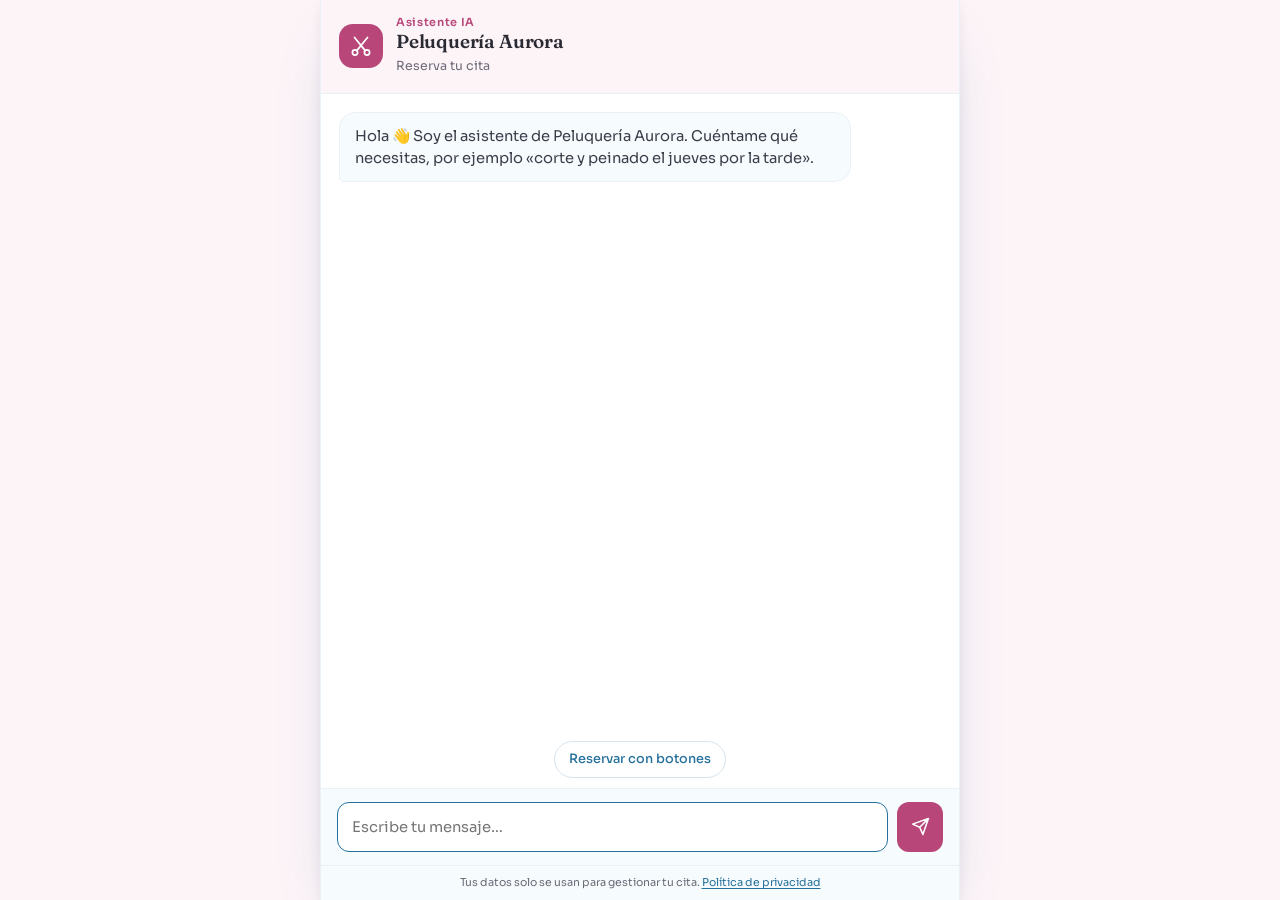
<file: cita.html>
<!DOCTYPE html>
<html lang="es">
<head>
<meta charset="utf-8">
<meta name="viewport" content="width=device-width, initial-scale=1, viewport-fit=cover">
<!-- Reserva directa (QR / enlace): utilidad, no contenido para buscadores. -->
<meta name="robots" content="noindex, nofollow">
<meta name="theme-color" content="#fdf4f8">
<title>Reserva tu cita</title>
<link rel="icon" href="data:image/svg+xml,%3Csvg xmlns='http://www.w3.org/2000/svg' viewBox='0 0 32 32'%3E%3Crect width='32' height='32' rx='7' fill='%23fdeef4'/%3E%3Cg fill='none' stroke='%23b84679' stroke-width='2' stroke-linecap='round' stroke-linejoin='round'%3E%3Ccircle cx='8.5' cy='23' r='3'/%3E%3Ccircle cx='23.5' cy='23' r='3'/%3E%3Cpath d='M10.8 20.8 24 6'/%3E%3Cpath d='M21.2 20.8 8 6'/%3E%3C/g%3E%3C/svg%3E">
<link rel="preload" as="font" type="font/woff2" href="assets/fonts/sora-400-latin.woff2" crossorigin>
<link rel="preload" as="font" type="font/woff2" href="assets/fonts/sora-700-latin.woff2" crossorigin>
<!-- Colores y estilos del chat: los de la web del salón. -->
<link rel="stylesheet" href="assets/css/style.css">
<style>
@font-face{font-family:'Sora';font-style:normal;font-weight:400;font-display:swap;src:url(assets/fonts/sora-400-latin.woff2) format('woff2')}
@font-face{font-family:'Sora';font-style:normal;font-weight:500;font-display:swap;src:url(assets/fonts/sora-500-latin.woff2) format('woff2')}
@font-face{font-family:'Sora';font-style:normal;font-weight:600;font-display:swap;src:url(assets/fonts/sora-600-latin.woff2) format('woff2')}
@font-face{font-family:'Sora';font-style:normal;font-weight:700;font-display:swap;src:url(assets/fonts/sora-700-latin.woff2) format('woff2')}
/* El chat es la página: a pantalla completa en el móvil, columna centrada en
   pantallas grandes. Solo se sobrescribe la colocación del panel. */
html,body{height:100%}
body.cita{background:var(--bg-ro);overflow:hidden}
body.cita .alexia-panel{
  position:fixed;inset:0;margin:0 auto;
  width:100%;max-width:640px;height:100dvh;max-height:none;
  border:0;border-radius:0;box-shadow:none;
  opacity:1;transform:none;pointer-events:auto;transition:none;
}
body.cita .alexia-head{padding-top:max(16px, env(safe-area-inset-top))}
body.cita .alexia-head b{font-family:var(--display);font-weight:600;font-size:1.18rem;letter-spacing:-.01em}
body.cita .alexia-head__close{display:none}
body.cita .cita-eyebrow{display:block;margin-bottom:2px;font-family:var(--body);font-size:.7rem;font-weight:600;letter-spacing:.06em;line-height:1.2;color:var(--rosa-dark)}
body.cita .cita-demo{display:inline-block;margin:0 0 4px;padding:2px 8px;border-radius:999px;background:var(--rosa-chip);font-family:var(--body);font-size:.68rem;font-weight:600;line-height:1.4;color:var(--rosa-deep)}
body.cita .cita-demo[hidden]{display:none}
body.cita .alexia-note{padding-bottom:max(8px, env(safe-area-inset-bottom))}
@media (min-width:700px){
  body.cita .alexia-panel{border-left:1px solid var(--line);border-right:1px solid var(--line);box-shadow:var(--sh-lg)}
}
</style>
</head>
<body class="cita">

<svg width="0" height="0" style="position:absolute" aria-hidden="true" focusable="false">
  <symbol id="ic-scissors" viewBox="0 0 24 24" fill="none" stroke="currentColor" stroke-width="1.7" stroke-linecap="round" stroke-linejoin="round"><circle cx="6" cy="18.5" r="2.6"/><circle cx="18" cy="18.5" r="2.6"/><path d="M7.8 16.6 18.5 3.5M16.2 16.6 5.5 3.5"/></symbol>
  <symbol id="ic-send" viewBox="0 0 24 24" fill="none" stroke="currentColor" stroke-width="2" stroke-linecap="round" stroke-linejoin="round"><path d="M22 2 11 13M22 2l-7 20-4-9-9-4 20-7z"/></symbol>
  <symbol id="ic-close" viewBox="0 0 24 24" fill="none" stroke="currentColor" stroke-width="2" stroke-linecap="round" stroke-linejoin="round"><path d="M18 6 6 18M6 6l12 12"/></symbol>
</svg>

<!-- Mismo marcado que el chat de index.html, sin el botón flotante. El nombre
     del salón lo pone alexia.js (window.Alexia.salon). -->
<main id="alexia" class="alexia-panel" aria-label="Reserva tu cita" inert>
  <div class="alexia-head">
    <span class="alexia-head__av"><svg aria-hidden="true"><use href="#ic-scissors"/></svg></span>
    <div>
      <span class="cita-eyebrow">Asistente IA</span>
      <!-- Solo con ?demo=1: negocio de muestra, no se guarda nada. -->
      <span class="cita-demo" id="cita-demo" hidden>Demo · peluquería de ejemplo</span>
      <b id="cita-salon"></b>
      <small>Reserva tu cita</small>
    </div>
    <!-- alexia.js lo necesita; aquí va oculto: el chat es la página. -->
    <button class="alexia-head__close" type="button" aria-label="Cerrar chat" tabindex="-1"><svg aria-hidden="true"><use href="#ic-close"/></svg></button>
  </div>
  <div class="alexia-body" role="log" aria-live="polite"></div>
  <div class="alexia-quick"></div>
  <form class="alexia-foot" autocomplete="off">
    <label class="sr-only" for="alexia-input">Escribe tu mensaje para el asistente</label>
    <input id="alexia-input" type="text" name="mensaje" placeholder="Escribe tu respuesta…" disabled>
    <button type="submit" aria-label="Enviar mensaje" disabled><svg aria-hidden="true"><use href="#ic-send"/></svg></button>
  </form>
  <p class="alexia-note">Tus datos solo se usan para gestionar tu cita. <a href="index.html#privacidad" target="_blank" rel="noopener">Política de privacidad</a></p>
</main>

<script src="assets/js/alexia.js" defer></script>
<script>
  /* Escape cerraría el chat y dejaría la página en blanco: aquí no se cierra. */
  window.addEventListener("keydown", function (e) {
    if (e.key === "Escape") e.stopImmediatePropagation();
  }, true);
  document.addEventListener("DOMContentLoaded", function () {
    if (!window.Alexia) return;
    document.getElementById("cita-salon").textContent = window.Alexia.salon;
    if (window.Alexia.demo) document.getElementById("cita-demo").hidden = false;
    document.title = "Reserva tu cita · " + window.Alexia.salon;
    window.Alexia.open();
  });
</script>
</body>
</html>
</file>
<file: assets/css/style.css>
/* =========================================================================
   Peluquería Aurora — demo WhiteMoon
   Tema "salón claro": blancos, azul cielo y rosa.

   CONTRASTE (medido sobre los tres fondos que usa la web: #fff, #f6fbfe y
   #fdf4f8). Los pastel --azul y --rosa NUNCA pintan texto: solo fondos,
   bordes y detalles. Para texto van siempre las versiones profundas:

     --azul-dark #26709c → 5.00:1 blanco · 4.90:1 sobre #f6fbfe · 4.73:1 sobre #fdf4f8
     --azul-deep #1c5477 → 8.13:1 blanco · 7.41:1 sobre --azul-chip
     --rosa-dark #b84679 → 5.01:1 blanco · 4.91:1 sobre #f6fbfe · 4.74:1 sobre #fdf4f8
     --rosa-deep #93325f → 7.43:1 blanco · 6.75:1 sobre --rosa-chip
     --text     #2a2a33 → 14.44:1 · --ink-2 #3d3d4a → 10.88:1 · --muted #6b6b78 → 5.24:1

   Todo texto en color cumple AA (>=4.5:1) sobre CUALQUIERA de los tres fondos.
   ========================================================================= */

/* Fuentes auto-hospedadas (subset latin + latin-ext). Cero peticiones a
   Google Fonts. Se repiten aquí para la ruta <noscript>, donde no hay CSS
   crítico en línea. Sora para interfaz y cuerpo; Fraunces (un solo peso,
   600) para los titulares grandes: es el toque de salón. */
@font-face{font-family:'Sora';font-style:normal;font-weight:400;font-display:swap;src:url(../fonts/sora-400-latin.woff2) format('woff2');unicode-range:U+0000-00FF,U+0131,U+0152-0153,U+02BB-02BC,U+02C6,U+02DA,U+02DC,U+0304,U+0308,U+0329,U+2000-206F,U+20AC,U+2122,U+2191,U+2193,U+2212,U+2215,U+FEFF,U+FFFD}
@font-face{font-family:'Sora';font-style:normal;font-weight:400;font-display:swap;src:url(../fonts/sora-400-latin-ext.woff2) format('woff2');unicode-range:U+0100-02BA,U+02BD-02C5,U+02C7-02CC,U+02CE-02D7,U+02DD-02FF,U+0304,U+0308,U+0329,U+1D00-1DBF,U+1E00-1E9F,U+1EF2-1EFF,U+2020,U+20A0-20AB,U+20AD-20C0,U+2113,U+2C60-2C7F,U+A720-A7FF}
@font-face{font-family:'Sora';font-style:normal;font-weight:500;font-display:swap;src:url(../fonts/sora-500-latin.woff2) format('woff2');unicode-range:U+0000-00FF,U+0131,U+0152-0153,U+02BB-02BC,U+02C6,U+02DA,U+02DC,U+0304,U+0308,U+0329,U+2000-206F,U+20AC,U+2122,U+2191,U+2193,U+2212,U+2215,U+FEFF,U+FFFD}
@font-face{font-family:'Sora';font-style:normal;font-weight:500;font-display:swap;src:url(../fonts/sora-500-latin-ext.woff2) format('woff2');unicode-range:U+0100-02BA,U+02BD-02C5,U+02C7-02CC,U+02CE-02D7,U+02DD-02FF,U+0304,U+0308,U+0329,U+1D00-1DBF,U+1E00-1E9F,U+1EF2-1EFF,U+2020,U+20A0-20AB,U+20AD-20C0,U+2113,U+2C60-2C7F,U+A720-A7FF}
@font-face{font-family:'Sora';font-style:normal;font-weight:600;font-display:swap;src:url(../fonts/sora-600-latin.woff2) format('woff2');unicode-range:U+0000-00FF,U+0131,U+0152-0153,U+02BB-02BC,U+02C6,U+02DA,U+02DC,U+0304,U+0308,U+0329,U+2000-206F,U+20AC,U+2122,U+2191,U+2193,U+2212,U+2215,U+FEFF,U+FFFD}
@font-face{font-family:'Sora';font-style:normal;font-weight:600;font-display:swap;src:url(../fonts/sora-600-latin-ext.woff2) format('woff2');unicode-range:U+0100-02BA,U+02BD-02C5,U+02C7-02CC,U+02CE-02D7,U+02DD-02FF,U+0304,U+0308,U+0329,U+1D00-1DBF,U+1E00-1E9F,U+1EF2-1EFF,U+2020,U+20A0-20AB,U+20AD-20C0,U+2113,U+2C60-2C7F,U+A720-A7FF}
@font-face{font-family:'Sora';font-style:normal;font-weight:700;font-display:swap;src:url(../fonts/sora-700-latin.woff2) format('woff2');unicode-range:U+0000-00FF,U+0131,U+0152-0153,U+02BB-02BC,U+02C6,U+02DA,U+02DC,U+0304,U+0308,U+0329,U+2000-206F,U+20AC,U+2122,U+2191,U+2193,U+2212,U+2215,U+FEFF,U+FFFD}
@font-face{font-family:'Sora';font-style:normal;font-weight:700;font-display:swap;src:url(../fonts/sora-700-latin-ext.woff2) format('woff2');unicode-range:U+0100-02BA,U+02BD-02C5,U+02C7-02CC,U+02CE-02D7,U+02DD-02FF,U+0304,U+0308,U+0329,U+1D00-1DBF,U+1E00-1E9F,U+1EF2-1EFF,U+2020,U+20A0-20AB,U+20AD-20C0,U+2113,U+2C60-2C7F,U+A720-A7FF}
@font-face{font-family:'Sora';font-style:normal;font-weight:800;font-display:swap;src:url(../fonts/sora-800-latin.woff2) format('woff2');unicode-range:U+0000-00FF,U+0131,U+0152-0153,U+02BB-02BC,U+02C6,U+02DA,U+02DC,U+0304,U+0308,U+0329,U+2000-206F,U+20AC,U+2122,U+2191,U+2193,U+2212,U+2215,U+FEFF,U+FFFD}
@font-face{font-family:'Sora';font-style:normal;font-weight:800;font-display:swap;src:url(../fonts/sora-800-latin-ext.woff2) format('woff2');unicode-range:U+0100-02BA,U+02BD-02C5,U+02C7-02CC,U+02CE-02D7,U+02DD-02FF,U+0304,U+0308,U+0329,U+1D00-1DBF,U+1E00-1E9F,U+1EF2-1EFF,U+2020,U+20A0-20AB,U+20AD-20C0,U+2113,U+2C60-2C7F,U+A720-A7FF}
@font-face{font-family:'Fraunces';font-style:normal;font-weight:600;font-display:swap;src:url(../fonts/fraunces-600-latin.woff2) format('woff2');unicode-range:U+0000-00FF,U+0131,U+0152-0153,U+02BB-02BC,U+02C6,U+02DA,U+02DC,U+0304,U+0308,U+0329,U+2000-206F,U+20AC,U+2122,U+2191,U+2193,U+2212,U+2215,U+FEFF,U+FFFD}

:root{
  --white:#ffffff;
  --bg-az:#f6fbfe;           /* sección alterna, blanco azulado */
  --bg-ro:#fdf4f8;           /* sección alterna, blanco rosado  */
  --surface:#ffffff;

  --text:#2a2a33;            /* titulares y texto fuerte — 14.44:1 */
  --ink-2:#3d3d4a;           /* párrafos — 10.88:1 */
  --muted:#6b6b78;           /* secundario — 5.24:1 */

  --azul:#6ec1e4;            /* SOLO fondo / borde / detalle */
  --azul-dark:#26709c;       /* texto y botones — 5.00:1 */
  --azul-deep:#1c5477;       /* hover y texto sobre chip — 8.13:1 */
  --azul-chip:#e8f4fb;

  --rosa:#f4a6c6;            /* SOLO fondo / borde / detalle */
  --rosa-dark:#b84679;       /* texto y botones — 5.01:1 */
  --rosa-deep:#93325f;       /* hover y texto sobre chip — 7.43:1 */
  --rosa-chip:#fdeef4;

  --line:#eaf1f6;
  --line-2:#d5e3ee;

  --sh-sm:0 1px 2px rgba(42,42,51,.05),0 2px 8px rgba(42,42,51,.04);
  --sh-md:0 2px 6px rgba(42,42,51,.05),0 12px 28px -12px rgba(42,42,51,.13);
  --sh-lg:0 4px 12px rgba(42,42,51,.06),0 26px 60px -26px rgba(38,112,156,.30);

  --display:'Fraunces',Georgia,'Times New Roman',serif;
  --body:'Sora',system-ui,-apple-system,'Segoe UI',sans-serif;
  --maxw:1240px;
  --nav-h:80px;
}
*{margin:0;padding:0;box-sizing:border-box}
html{scroll-behavior:smooth;scroll-padding-top:calc(var(--nav-h) + 16px);-webkit-text-size-adjust:100%}
body{
  background:var(--white);color:var(--ink-2);
  font-family:var(--body);font-size:16px;line-height:1.65;
  overflow-x:hidden;-webkit-font-smoothing:antialiased;text-rendering:optimizeLegibility;
}
::selection{background:var(--azul-dark);color:#fff}
a{color:inherit;text-decoration:none}
img,video{max-width:100%;display:block}
button,input{font:inherit;color:inherit}
/* Fraunces solo tiene el peso 600 cargado: pedir 700/800 haría que el
   navegador lo engordara sintéticamente y se ve sucio. */
h1,h2{font-family:var(--display);font-weight:600;color:var(--text);line-height:1.06;letter-spacing:-.018em}
h3,h4{font-family:var(--body);font-weight:700;color:var(--text);line-height:1.2;letter-spacing:-.015em}
:where(a,button,input,summary,[tabindex]):focus-visible{outline:3px solid var(--azul-dark);outline-offset:3px;border-radius:6px}

.wrap{max-width:var(--maxw);margin:0 auto;padding:0 32px}
.sr-only{position:absolute;width:1px;height:1px;padding:0;margin:-1px;overflow:hidden;clip:rect(0 0 0 0);white-space:nowrap;border:0}

.eyebrow{
  font-family:var(--body);font-weight:700;text-transform:uppercase;
  letter-spacing:.16em;font-size:.72rem;color:var(--azul-dark);
  display:inline-flex;align-items:center;gap:.75em;
}
.eyebrow::before{content:"";width:26px;height:2px;border-radius:2px;background:var(--azul);flex-shrink:0}
.eyebrow.rosa{color:var(--rosa-dark)}
.eyebrow.rosa::before{background:var(--rosa)}

/* ---------- Botones ---------- */
.btn{
  display:inline-flex;align-items:center;justify-content:center;gap:9px;
  font-family:var(--body);font-weight:700;font-size:.95rem;letter-spacing:-.01em;
  padding:14px 26px;border-radius:12px;border:1.5px solid transparent;
  background:var(--azul-dark);color:#fff;cursor:pointer;
  transition:background .25s,transform .2s,box-shadow .3s,border-color .25s;
}
.btn svg{width:19px;height:19px;flex-shrink:0}
.btn:hover{background:var(--azul-deep);transform:translateY(-2px);box-shadow:0 14px 30px -12px rgba(38,112,156,.55)}
.btn--rosa{background:var(--rosa-dark)}
.btn--rosa:hover{background:var(--rosa-deep);box-shadow:0 14px 30px -12px rgba(184,70,121,.5)}
.btn--ghost{background:var(--white);color:var(--azul-dark);border-color:var(--line-2)}
.btn--ghost:hover{background:var(--azul-chip);color:var(--azul-deep);border-color:var(--azul);box-shadow:none}
.btn--sm{padding:11px 20px;font-size:.88rem;border-radius:10px}
.btn--block{width:100%}

/* ---------- NAV ---------- */
.nav{position:fixed;inset:0 0 auto 0;z-index:900;background:rgba(255,255,255,.74);backdrop-filter:blur(14px);border-bottom:1px solid transparent;transition:background .35s,border-color .35s,box-shadow .35s}
.nav.scrolled{background:rgba(255,255,255,.95);border-bottom-color:var(--line);box-shadow:0 1px 20px rgba(42,42,51,.06)}
.nav-inner{display:flex;align-items:center;justify-content:space-between;gap:20px;height:var(--nav-h)}
.brand{display:flex;align-items:center;gap:12px;flex-shrink:0}
/* Tinte suave detrás del logo: la luna tiene zonas blancas que se perderían
   sobre fondo blanco puro. */
.brand__mark{
  width:46px;height:46px;border-radius:14px;background:var(--rosa-chip);
  border:1px solid var(--line);display:grid;place-items:center;flex-shrink:0;
}
.brand__mark img{width:32px;height:auto}
.brand__txt b{font-family:var(--display);font-weight:600;font-size:1.1rem;color:var(--text);line-height:1.1;display:block;letter-spacing:-.02em}
.brand__txt small{font-family:var(--body);font-weight:700;font-size:.6rem;letter-spacing:.18em;text-transform:uppercase;color:var(--rosa-dark);display:block;margin-top:2px}
.nav-links{display:flex;align-items:center;gap:26px}
.nav-links a{font-size:.9rem;font-weight:500;color:var(--muted);position:relative;padding:6px 0;transition:color .22s}
.nav-links a::after{content:"";position:absolute;left:0;right:100%;bottom:0;height:2px;border-radius:2px;background:var(--rosa-dark);transition:right .28s}
.nav-links a:hover,.nav-links a.active{color:var(--text)}
.nav-links a:hover::after,.nav-links a.active::after{right:0}
.nav-cta{display:flex;align-items:center;gap:14px}
.burger{display:none;width:44px;height:44px;border-radius:12px;border:1px solid var(--line-2);background:var(--white);cursor:pointer;place-items:center;color:var(--text)}
.burger svg{width:22px;height:22px}
.mobile-menu{position:fixed;inset:0;z-index:899;background:rgba(255,255,255,.98);backdrop-filter:blur(10px);display:flex;flex-direction:column;justify-content:center;align-items:center;gap:8px;opacity:0;pointer-events:none;transition:opacity .3s}
.mobile-menu.open{opacity:1;pointer-events:auto}
.mobile-menu a{font-family:var(--display);font-weight:600;font-size:1.5rem;color:var(--text);padding:10px 18px;border-radius:12px}
/* Sobre el chip rosa el texto va en --rosa-deep: --rosa-dark se queda en
   4.47:1 y no llega a AA. */
.mobile-menu a:hover{color:var(--rosa-deep);background:var(--rosa-chip)}
.mobile-menu .btn{margin-top:18px}

/* ---------- HERO ---------- */
.hero{position:relative;min-height:100svh;display:flex;align-items:center;overflow:hidden;background:var(--bg-az)}
.hero-bg{position:absolute;inset:0;z-index:0}
.hero-bg .wash{position:absolute;inset:0;background:
  radial-gradient(900px 620px at 86% 12%,rgba(110,193,228,.40),transparent 62%),
  radial-gradient(760px 620px at 96% 88%,rgba(244,166,198,.38),transparent 64%),
  linear-gradient(180deg,#ffffff 0%,#f6fbfe 100%)}
.hero-bg .shot{position:absolute;inset:0;width:100%;height:100%;object-fit:cover;z-index:1}
/* Velo blanco: mantiene el titular legible sobre la foto del salón */
.hero-bg .scrim{position:absolute;inset:0;z-index:2;pointer-events:none;background:
  linear-gradient(100deg,rgba(255,255,255,.985) 0%,rgba(255,255,255,.96) 34%,rgba(252,250,252,.87) 52%,rgba(240,248,253,.56) 74%,rgba(253,244,248,.44) 100%),
  linear-gradient(180deg,rgba(255,255,255,.86) 0%,rgba(255,255,255,0) 26%,rgba(255,255,255,0) 62%,rgba(246,251,254,.94) 100%)}
.hero-bg .dots{position:absolute;inset:0;z-index:3;opacity:.5;background-image:radial-gradient(rgba(184,70,121,.15) 1px,transparent 1px);background-size:26px 26px;mask-image:radial-gradient(ellipse 70% 60% at 30% 45%,#000 20%,transparent 76%);-webkit-mask-image:radial-gradient(ellipse 70% 60% at 30% 45%,#000 20%,transparent 76%)}
.hero-content{position:relative;z-index:4;width:100%;padding:calc(var(--nav-h) + 44px) 0 44px}
.hero h1{font-size:clamp(2.35rem,5.4vw,4.15rem);max-width:15ch}
.hero h1 .accent{color:var(--rosa-dark);display:block}
.hero-rot{display:flex;align-items:baseline;gap:.5em;flex-wrap:wrap;margin-top:20px;font-family:var(--body);font-weight:600;font-size:clamp(1rem,2.4vw,1.3rem);color:var(--muted)}
.hero-rot .rot{color:var(--azul-dark);font-weight:700;display:inline-block}
.hero-rot .rot b{display:inline-block;font-weight:700;transition:opacity .4s,transform .4s}
.hero-rot .rot b.out{opacity:0;transform:translateY(10px)}
.hero-desc{max-width:56ch;color:var(--ink-2);font-size:1.05rem;margin-top:22px}
.hero-desc strong{color:var(--text);font-weight:600}
.hero-actions{display:flex;gap:14px;margin-top:32px;flex-wrap:wrap}
.hero-contact{display:flex;gap:10px 26px;flex-wrap:wrap;margin-top:26px;font-size:.94rem;color:var(--muted)}
.hero-contact a{display:inline-flex;align-items:center;gap:8px;font-weight:600;color:var(--text)}
.hero-contact a:hover{color:var(--azul-dark)}
.hero-contact svg{width:17px;height:17px;color:var(--rosa-dark);flex-shrink:0}

/* Barra de confianza — sin cifras ni reseñas inventadas */
.trust{position:relative;z-index:5;background:var(--white);border-top:1px solid var(--line);border-bottom:1px solid var(--line)}
.trust-grid{display:grid;grid-template-columns:repeat(4,1fr);gap:1px;background:var(--line)}
.trust-i{background:var(--white);display:flex;align-items:center;gap:14px;padding:24px 22px}
.trust-i .ic{width:42px;height:42px;border-radius:12px;background:var(--azul-chip);color:var(--azul-deep);display:grid;place-items:center;flex-shrink:0}
.trust-i:nth-child(2n) .ic{background:var(--rosa-chip);color:var(--rosa-deep)}
.trust-i .ic svg{width:21px;height:21px}
.trust-i b{display:block;font-family:var(--body);font-weight:700;font-size:.98rem;color:var(--text);line-height:1.25}
.trust-i span{display:block;font-size:.83rem;color:var(--muted);margin-top:3px}

/* Marquee */
.marquee-wrap{background:var(--bg-ro);border-bottom:1px solid var(--line);padding:13px 0;overflow:hidden}
.marquee-track{display:flex;width:max-content;animation:marquee 34s linear infinite}
.marquee-item{display:inline-flex;align-items:center;gap:10px;padding:0 26px;font-size:.86rem;color:var(--muted);white-space:nowrap}
.marquee-item b{color:var(--rosa-dark);font-weight:700}
.marquee-item .dot{width:5px;height:5px;border-radius:50%;background:var(--azul)}
@keyframes marquee{from{transform:translateX(0)}to{transform:translateX(-50%)}}

/* ---------- SECCIONES ---------- */
main{display:block}
section{position:relative}
section[id]{scroll-margin-top:calc(var(--nav-h) + 12px)}
.sec{padding:112px 0;position:relative;overflow:hidden}
/* Sin content-visibility:auto a propósito. Se salta el layout de lo que no
   se ve, pero al entrar por un ancla (#faq, #contacto, enlaces del nav) la
   sección de destino aún está omitida: el scroll aterriza en la posición
   estimada, no en la real, y el IntersectionObserver de .reveal no llega a
   dispararse, así que la sección se queda en opacity:0 de forma permanente. */
.sec--az{background:var(--bg-az);border-top:1px solid var(--line);border-bottom:1px solid var(--line)}
.sec--ro{background:var(--bg-ro);border-top:1px solid var(--line);border-bottom:1px solid var(--line)}
.sec-head{margin-bottom:54px;max-width:740px}
.sec-head h2{font-size:clamp(2rem,4.6vw,3.3rem);margin-top:16px}
.sec-head p{color:var(--muted);margin-top:18px;font-size:1.04rem;max-width:62ch}
.sec-head--center{margin-inline:auto;text-align:center}
.sec-head--center .eyebrow{justify-content:center}
/* Número fantasma de sección: puramente decorativo. Va como pseudo-elemento
   (content:attr(data-n)) y no como nodo de texto, porque a 1.05:1 axe lo
   contaría como texto real y tumbaría el contraste. */
.bignum{position:absolute;font-family:var(--display);font-weight:600;font-size:clamp(7rem,15vw,15rem);color:var(--rosa-dark);opacity:.05;line-height:.8;pointer-events:none;z-index:0;letter-spacing:-.05em;user-select:none}
.bignum::before{content:attr(data-n)}

/* ---------- EL SALÓN ---------- */
.about-grid{display:grid;grid-template-columns:1.02fr .98fr;gap:64px;align-items:center;position:relative;z-index:2}
.about-copy p{color:var(--ink-2);font-size:1.05rem;margin-top:20px}
.about-copy p strong{color:var(--text);font-weight:600}
.about-media{position:relative}
.framed{position:relative;border-radius:22px;overflow:hidden;box-shadow:var(--sh-lg);background:var(--white)}
.framed img{width:100%;height:clamp(320px,42vw,460px);object-fit:cover}
.framed::after{content:"";position:absolute;inset:0;background:linear-gradient(200deg,rgba(244,166,198,.18),transparent 52%);pointer-events:none}
.about-badge{
  position:absolute;left:18px;bottom:-20px;z-index:3;
  background:var(--white);border:1px solid var(--line);border-radius:16px;
  padding:16px 22px;box-shadow:var(--sh-md);display:flex;align-items:center;gap:13px;max-width:calc(100% - 36px);
}
.about-badge .ic{width:40px;height:40px;border-radius:12px;background:var(--rosa-chip);color:var(--rosa-deep);display:grid;place-items:center;flex-shrink:0}
.about-badge .ic svg{width:21px;height:21px}
.about-badge b{display:block;font-family:var(--body);font-weight:700;font-size:1rem;color:var(--text);line-height:1.2}
.about-badge span{display:block;font-size:.8rem;color:var(--muted);margin-top:2px}

/* ---------- SERVICIOS ---------- */
.svc-grid{display:grid;grid-template-columns:repeat(3,1fr);gap:24px}
.svc-card{display:flex;flex-direction:column;background:var(--surface);border:1px solid var(--line);border-radius:20px;overflow:hidden;box-shadow:var(--sh-sm);transition:transform .35s,box-shadow .35s,border-color .35s}
.svc-card:hover{transform:translateY(-6px);box-shadow:var(--sh-lg);border-color:var(--rosa)}
.svc-media{position:relative;aspect-ratio:18/11;overflow:hidden;background:var(--azul-chip)}
.svc-media img{width:100%;height:100%;object-fit:cover;transition:transform .7s cubic-bezier(.16,1,.3,1)}
.svc-card:hover .svc-media img{transform:scale(1.05)}
.svc-media::after{content:"";position:absolute;inset:0;background:linear-gradient(180deg,rgba(42,42,51,.04) 0%,rgba(42,42,51,.02) 60%,rgba(255,255,255,.30) 100%)}
.svc-tag{position:absolute;left:14px;top:14px;z-index:2;display:inline-flex;align-items:center;gap:7px;background:rgba(255,255,255,.95);backdrop-filter:blur(6px);border:1px solid var(--line);border-radius:100px;padding:7px 13px;font-family:var(--body);font-weight:700;font-size:.74rem;color:var(--text);letter-spacing:.01em}
.svc-tag svg{width:15px;height:15px;color:var(--rosa-dark)}
.svc-body{padding:24px 24px 22px;display:flex;flex-direction:column;flex:1}
.svc-body h3{font-size:1.24rem}
.svc-body p{color:var(--muted);font-size:.93rem;margin-top:10px;flex:1}
.svc-foot{margin-top:20px;padding-top:17px;border-top:1px solid var(--line);display:flex;align-items:center;justify-content:space-between;gap:12px}
.svc-price{font-family:var(--body);font-weight:800;font-size:1.2rem;color:var(--text);line-height:1.15}
.svc-price small{display:block;font-weight:500;font-size:.71rem;color:var(--muted);letter-spacing:.01em;margin-top:2px}
.svc-price.free{color:var(--azul-dark);font-size:1.06rem}
.svc-cta{display:inline-flex;align-items:center;gap:7px;font-family:var(--body);font-weight:700;font-size:.86rem;color:var(--rosa-dark);background:none;border:0;cursor:pointer;padding:6px 2px;transition:gap .28s,color .2s}
.svc-cta svg{width:15px;height:15px}
.svc-card:hover .svc-cta{gap:12px;color:var(--rosa-deep)}

/* ---------- PROCESO ---------- */
.proc-grid{display:grid;grid-template-columns:repeat(4,1fr);gap:22px}
.proc-c{position:relative;padding:32px 24px 28px;border:1px solid var(--line);border-radius:18px;background:var(--surface);box-shadow:var(--sh-sm);transition:transform .35s,box-shadow .35s,border-color .35s}
.proc-c:hover{transform:translateY(-5px);box-shadow:var(--sh-md);border-color:var(--azul)}
.proc-c .n{position:absolute;top:18px;right:20px;font-family:var(--display);font-weight:600;font-size:1.9rem;color:var(--azul-dark);opacity:.16;line-height:1;letter-spacing:-.04em}
.proc-c .ic{width:50px;height:50px;border-radius:15px;background:var(--azul-chip);color:var(--azul-deep);display:grid;place-items:center;margin-bottom:18px}
.proc-c:nth-child(2n) .ic{background:var(--rosa-chip);color:var(--rosa-deep)}
.proc-c:nth-child(2n) .n{color:var(--rosa-dark)}
.proc-c .ic svg{width:24px;height:24px}
.proc-c h3{font-size:1.12rem}
.proc-c p{color:var(--muted);font-size:.91rem;margin-top:9px}

/* ---------- POR QUÉ ---------- */
.why-grid{display:grid;grid-template-columns:repeat(4,1fr);gap:22px;margin-bottom:58px}
.why-c{padding:28px 24px;border:1px solid var(--line);border-radius:18px;background:var(--surface);box-shadow:var(--sh-sm);transition:transform .35s,box-shadow .35s,border-color .35s}
.why-c:hover{transform:translateY(-5px);box-shadow:var(--sh-md);border-color:var(--rosa)}
.why-c .ic{width:48px;height:48px;border-radius:14px;background:var(--rosa-chip);color:var(--rosa-deep);display:grid;place-items:center;margin-bottom:16px}
.why-c:nth-child(2n) .ic{background:var(--azul-chip);color:var(--azul-deep)}
.why-c .ic svg{width:23px;height:23px}
.why-c h3{font-size:1.06rem}
.why-c p{color:var(--muted);font-size:.9rem;margin-top:9px}
.nos-grid{display:grid;grid-template-columns:1fr 1fr;gap:60px;align-items:center}
.nos-copy p{color:var(--ink-2);font-size:1.04rem;margin-top:18px}
.nos-copy p strong{color:var(--text);font-weight:600}
.check-list{border:1px solid var(--line);border-radius:20px;background:var(--surface);box-shadow:var(--sh-md);overflow:hidden}
.check-row{display:flex;align-items:flex-start;gap:16px;padding:20px 24px;border-bottom:1px solid var(--line)}
.check-row:last-child{border-bottom:0}
.check-row .ic{width:42px;height:42px;border-radius:12px;background:var(--azul-chip);color:var(--azul-deep);display:grid;place-items:center;flex-shrink:0}
.check-row:nth-child(2n) .ic{background:var(--rosa-chip);color:var(--rosa-deep)}
.check-row .ic svg{width:21px;height:21px}
.check-row b{display:block;font-family:var(--body);font-weight:700;font-size:1rem;color:var(--text);line-height:1.3}
.check-row span{display:block;color:var(--muted);font-size:.88rem;margin-top:3px}

/* ---------- ESPECIALIDADES ---------- */
.areas-grid{display:grid;grid-template-columns:repeat(3,1fr);gap:24px}
.area-c{padding:34px 28px;border:1px solid var(--line);border-radius:20px;background:var(--surface);box-shadow:var(--sh-sm);transition:transform .35s,box-shadow .35s,border-color .35s}
.area-c:hover{transform:translateY(-6px);box-shadow:var(--sh-lg);border-color:var(--azul)}
.area-c .ic{width:56px;height:56px;border-radius:17px;background:var(--azul-chip);color:var(--azul-deep);display:grid;place-items:center;margin-bottom:20px}
.area-c:nth-child(2) .ic{background:var(--rosa-chip);color:var(--rosa-deep)}
.area-c .ic svg{width:28px;height:28px}
.area-c h3{font-size:1.28rem}
.area-c > p{color:var(--muted);font-size:.94rem;margin-top:11px}
.area-c ul{list-style:none;margin-top:18px;display:grid;gap:10px}
.area-c li{display:flex;align-items:flex-start;gap:10px;font-size:.89rem;color:var(--ink-2)}
.area-c li svg{width:16px;height:16px;color:var(--rosa-dark);flex-shrink:0;margin-top:3px}

/* ---------- PRECIOS ---------- */
.precios-grid{display:grid;grid-template-columns:repeat(2,1fr);gap:22px}
.precio-card{background:var(--surface);border:1px solid var(--line);border-radius:20px;padding:26px 26px 20px;box-shadow:var(--sh-sm);transition:border-color .3s,box-shadow .3s}
.precio-card:hover{border-color:var(--azul);box-shadow:var(--sh-md)}
.precio-card .ph{display:flex;align-items:center;gap:12px;margin-bottom:14px;padding-bottom:14px;border-bottom:1px solid var(--line)}
.precio-card .ph .ic{width:38px;height:38px;border-radius:12px;background:var(--azul-chip);color:var(--azul-deep);display:grid;place-items:center;flex-shrink:0}
.precio-card:nth-child(2n) .ph .ic{background:var(--rosa-chip);color:var(--rosa-deep)}
.precio-card .ph .ic svg{width:19px;height:19px}
.precio-card .ph h3{font-size:1.1rem}
.precio-row{display:flex;justify-content:space-between;align-items:baseline;gap:16px;padding:10px 0;border-bottom:1px solid var(--line)}
.precio-row:last-child{border-bottom:0}
.precio-row .k{color:var(--muted);font-size:.92rem}
.precio-row .v{font-family:var(--body);font-weight:700;font-size:1rem;color:var(--azul-dark);white-space:nowrap}
.precios-note{margin-top:26px;display:flex;align-items:flex-start;gap:11px;justify-content:center;color:var(--muted);font-size:.88rem;text-align:left;max-width:76ch;margin-inline:auto}
.precios-note svg{width:17px;height:17px;color:var(--rosa-dark);flex-shrink:0;margin-top:3px}

/* ---------- FAQ ---------- */
.faq{max-width:860px;margin:0 auto;display:grid;gap:12px}
.faq-item{border:1px solid var(--line);border-radius:16px;background:var(--surface);box-shadow:var(--sh-sm);overflow:hidden}
.faq-item[open]{border-color:var(--rosa)}
.faq-q{display:flex;justify-content:space-between;align-items:center;gap:16px;padding:20px 24px;cursor:pointer;font-family:var(--body);font-weight:700;font-size:1.02rem;color:var(--text);list-style:none}
.faq-q::-webkit-details-marker{display:none}
.faq-q .pl{position:relative;width:20px;height:20px;flex-shrink:0}
.faq-q .pl::before,.faq-q .pl::after{content:"";position:absolute;left:50%;top:50%;background:var(--rosa-dark);border-radius:2px;transform:translate(-50%,-50%);transition:transform .28s}
.faq-q .pl::before{width:14px;height:2px}
.faq-q .pl::after{width:2px;height:14px}
.faq-item[open] .faq-q .pl::after{transform:translate(-50%,-50%) rotate(90deg)}
.faq-a{padding:0 24px 22px}
.faq-a p{color:var(--muted);font-size:.97rem}

/* ---------- CONTACTO ---------- */
.contact-grid{display:grid;grid-template-columns:1.05fr .95fr;gap:60px;align-items:start}
.contact-info{display:grid;grid-template-columns:1fr 1fr;gap:28px 36px;margin-top:34px}
.cinfo .k{font-family:var(--body);font-weight:700;text-transform:uppercase;letter-spacing:.14em;font-size:.68rem;color:var(--rosa-dark);margin-bottom:7px}
.cinfo .val{color:var(--text);font-size:1rem;line-height:1.55}
.cinfo .val a{font-weight:600}
.cinfo .val a:hover{color:var(--azul-dark)}
.contact-card{background:var(--surface);border:1px solid var(--line);border-radius:22px;padding:36px 32px;box-shadow:var(--sh-lg)}
.contact-card h3{font-family:var(--display);font-weight:600;font-size:1.7rem;letter-spacing:-.018em}
.contact-card > p{color:var(--muted);margin:14px 0 24px;font-size:.98rem}
.contact-card .btn{margin-bottom:10px}
.contact-urg{display:flex;align-items:center;gap:10px;justify-content:center;background:var(--rosa-chip);border:1px solid var(--rosa);border-radius:12px;padding:12px;color:var(--rosa-deep);font-family:var(--body);font-weight:700;font-size:.86rem;margin-top:6px;text-align:center}
.contact-urg svg{width:19px;height:19px;flex-shrink:0}

/* ---------- FOOTER ---------- */
.foot{background:var(--bg-az);border-top:1px solid var(--line);padding:56px 0 30px}
.foot-grid{display:grid;grid-template-columns:1.6fr 1fr 1fr 1.2fr;gap:40px}
.foot-brand p{color:var(--muted);font-size:.9rem;margin-top:16px;max-width:38ch}
.foot h4{font-family:var(--body);font-weight:700;font-size:.76rem;text-transform:uppercase;letter-spacing:.14em;color:var(--azul-dark);margin-bottom:14px}
.foot ul{list-style:none;display:grid;gap:9px}
.foot ul a,.foot ul span{display:inline-flex;align-items:center;gap:9px;color:var(--muted);font-size:.9rem}
.foot ul a:hover{color:var(--azul-dark)}
.foot ul svg{width:16px;height:16px;color:var(--rosa-dark);flex-shrink:0}
.foot-bottom{margin-top:44px;padding-top:22px;border-top:1px solid var(--line);display:flex;justify-content:space-between;align-items:center;flex-wrap:wrap;gap:14px;color:var(--muted);font-size:.82rem}
.foot-bottom a{color:var(--azul-dark);font-weight:600}
/* Aviso legal y privacidad. Cuerpo más pequeño porque es texto de consulta,
   no de lectura continua. */
.foot-legal{margin-top:40px;padding-top:24px;border-top:1px solid var(--line)}
.foot-legal p{color:var(--muted);font-size:.82rem;line-height:1.7;max-width:94ch;margin-top:9px}
.foot-legal p strong{color:var(--ink-2);font-weight:600}
.foot-legal a{color:var(--azul-dark);font-weight:600}

/* ---------- REVEAL ---------- */
.reveal{opacity:0;transform:translateY(28px);transition:opacity .8s cubic-bezier(.16,1,.3,1),transform .8s cubic-bezier(.16,1,.3,1)}
.reveal.in{opacity:1;transform:none}

/* ---------- CHAT (Alexia) ---------- */
.alexia-btn{
  position:fixed;right:24px;bottom:24px;z-index:950;
  display:inline-flex;align-items:center;gap:10px;
  height:58px;padding:0 22px 0 18px;border-radius:100px;border:0;cursor:pointer;
  background:var(--rosa-dark);color:#fff;font-family:var(--body);font-weight:700;font-size:.95rem;
  box-shadow:0 16px 38px -12px rgba(184,70,121,.7);transition:transform .28s,background .28s;
}
.alexia-btn:hover{transform:translateY(-3px);background:var(--rosa-deep)}
.alexia-btn svg{width:24px;height:24px;position:relative;z-index:1}
.alexia-btn .pulse{position:absolute;left:20px;top:50%;width:26px;height:26px;margin-top:-13px;border-radius:50%;background:var(--rosa);opacity:.6;animation:pulse 2.6s ease-out infinite;pointer-events:none}
@keyframes pulse{0%{transform:scale(.7);opacity:.6}70%{opacity:0}100%{transform:scale(2.4);opacity:0}}
.alexia-panel{
  position:fixed;right:24px;bottom:24px;z-index:960;
  width:392px;max-width:calc(100vw - 32px);height:604px;max-height:calc(100svh - 40px);
  background:var(--white);border:1px solid var(--line);border-radius:22px;
  display:flex;flex-direction:column;overflow:hidden;
  box-shadow:0 40px 90px -30px rgba(42,42,51,.42),0 0 0 1px rgba(42,42,51,.03);
  opacity:0;transform:translateY(24px) scale(.97);pointer-events:none;
  transition:opacity .32s,transform .32s cubic-bezier(.16,1,.3,1);
}
.alexia-panel.open{opacity:1;transform:none;pointer-events:auto}
.alexia-head{display:flex;align-items:center;gap:13px;padding:16px 18px;background:var(--bg-ro);border-bottom:1px solid var(--line)}
.alexia-head__av{width:44px;height:44px;border-radius:14px;background:var(--rosa-dark);display:grid;place-items:center;flex-shrink:0}
.alexia-head__av svg{width:24px;height:24px;color:#fff}
.alexia-head b{font-family:var(--body);font-weight:700;font-size:1.04rem;color:var(--text);display:flex;align-items:center;gap:8px;line-height:1.2}
.alexia-head .dot{width:8px;height:8px;border-radius:50%;background:var(--azul-dark);display:inline-block}
.alexia-head small{display:block;color:var(--muted);font-size:.78rem;margin-top:2px}
.alexia-head__close{margin-left:auto;width:34px;height:34px;border-radius:10px;border:1px solid var(--line);background:var(--white);color:var(--muted);cursor:pointer;display:grid;place-items:center;transition:color .2s,border-color .2s}
.alexia-head__close:hover{color:var(--text);border-color:var(--line-2)}
.alexia-head__close svg{width:17px;height:17px}
.alexia-body{flex:1;overflow-y:auto;padding:18px;display:flex;flex-direction:column;gap:12px;scrollbar-width:thin;scrollbar-color:var(--line-2) transparent}
.alexia-body::-webkit-scrollbar{width:6px}
.alexia-body::-webkit-scrollbar-thumb{background:var(--line-2);border-radius:3px}
.alexia-msg{max-width:85%;padding:12px 15px;border-radius:16px;font-size:.92rem;line-height:1.5;white-space:pre-wrap;word-wrap:break-word;animation:msgin .32s ease}
@keyframes msgin{from{opacity:0;transform:translateY(7px)}to{opacity:1;transform:none}}
.alexia-msg.bot{align-self:flex-start;background:var(--bg-az);border:1px solid var(--line);color:var(--ink-2);border-bottom-left-radius:5px}
.alexia-msg.user{align-self:flex-end;background:var(--rosa-dark);color:#fff;font-weight:500;border-bottom-right-radius:5px}
.alexia-typing{align-self:flex-start;display:flex;gap:5px;padding:14px 16px;background:var(--bg-az);border:1px solid var(--line);border-radius:16px;border-bottom-left-radius:5px}
.alexia-typing span{width:7px;height:7px;border-radius:50%;background:var(--muted);animation:typing 1.2s infinite}
.alexia-typing span:nth-child(2){animation-delay:.2s}
.alexia-typing span:nth-child(3){animation-delay:.4s}
@keyframes typing{0%,60%,100%{opacity:.3;transform:translateY(0)}30%{opacity:1;transform:translateY(-4px)}}
.alexia-quick{display:flex;flex-wrap:wrap;gap:8px;padding:0 18px 12px}
.alexia-quick:empty{padding:0}
.alexia-quick button{font-family:var(--body);font-size:.82rem;font-weight:500;border:1px solid var(--line-2);background:var(--rosa-chip);color:var(--rosa-deep);border-radius:100px;padding:8px 14px;cursor:pointer;transition:background .22s,transform .18s,border-color .22s,color .22s}
.alexia-quick button:hover{background:var(--rosa);color:var(--text);border-color:var(--rosa);transform:translateY(-2px)}
.alexia-foot{display:flex;gap:9px;padding:13px 16px;border-top:1px solid var(--line);background:var(--bg-az)}
.alexia-foot input{flex:1;min-width:0;background:var(--white);border:1px solid var(--line-2);border-radius:12px;padding:12px 14px;font-size:.92rem;color:var(--text);outline:none;transition:border-color .22s}
.alexia-foot input:focus{border-color:var(--azul-dark)}
.alexia-foot input:disabled{background:var(--bg-az);color:var(--muted)}
.alexia-foot button{width:46px;flex-shrink:0;border:0;border-radius:12px;background:var(--rosa-dark);cursor:pointer;display:grid;place-items:center;transition:background .22s,opacity .2s}
.alexia-foot button:hover:not(:disabled){background:var(--rosa-deep)}
.alexia-foot button:disabled{opacity:.45;cursor:default}
.alexia-foot button svg{width:19px;height:19px;color:#fff}
.alexia-note{text-align:center;padding:8px 14px;font-size:.68rem;color:var(--muted);background:var(--bg-az);border-top:1px solid var(--line)}
.alexia-note a{color:var(--azul-dark);text-decoration:underline;text-underline-offset:2px}
/* "Reservar con botones": salida siempre visible del modo IA */
.alexia-modo{align-self:center;margin:0 16px 10px;padding:7px 14px;border:1px solid var(--line-2);border-radius:100px;background:var(--white);font-family:var(--body);font-size:.8rem;font-weight:500;color:var(--azul-dark);cursor:pointer;transition:border-color .2s,color .2s}
.alexia-modo:hover{border-color:var(--azul-dark);color:var(--azul-deep)}
.alexia-modo[hidden]{display:none}

/* ---------- Agenda del chat: calendario y horas ----------
   Contraste medido: día #2a2a33/blanco 14.44:1 · hover #26709c/#e8f4fb 4.56:1
   · cabecera y nota #6b6b78 5.24:1. La rejilla usa minmax(0,1fr) para que a
   360 px las siete columnas encojan en vez de desbordar. */
#alexia-widget{align-self:stretch;background:var(--surface);border:1px solid var(--line);border-radius:16px;padding:14px;animation:msgin .32s ease}
.alexia-cal__nav{display:flex;align-items:center;gap:8px;margin-bottom:10px}
.alexia-cal__mes{flex:1;text-align:center;font-family:var(--body);font-weight:700;font-size:.92rem;color:var(--text)}
.alexia-cal__btn{width:32px;height:32px;flex-shrink:0;display:grid;place-items:center;border:1px solid var(--line-2);border-radius:10px;background:var(--white);color:var(--text);font-size:1.15rem;line-height:1;cursor:pointer;transition:border-color .2s,background-color .2s,color .2s}
.alexia-cal__btn:hover:not(:disabled){border-color:var(--azul-dark);background:var(--azul-chip);color:var(--azul-deep)}
.alexia-cal__btn:disabled{opacity:.32;cursor:not-allowed}
.alexia-cal__grid{display:grid;grid-template-columns:repeat(7,minmax(0,1fr));gap:4px}
.alexia-cal__wd{text-align:center;font-size:.66rem;font-weight:600;letter-spacing:.04em;text-transform:uppercase;color:var(--muted);padding-bottom:5px}
.alexia-cal__day{aspect-ratio:1;min-width:0;min-height:28px;display:grid;place-items:center;border:1px solid transparent;border-radius:10px;background:var(--white);font-family:var(--body);font-size:.8rem;color:var(--text);cursor:pointer;transition:border-color .2s,background-color .2s,color .2s}
.alexia-cal__day:hover:not(:disabled){background:var(--azul-chip);border-color:var(--azul-dark);color:var(--azul-deep)}
.alexia-cal__day:disabled{background:transparent;color:#9aa3ad;cursor:not-allowed}
.alexia-cal__day.is-empty{background:transparent;border:0;cursor:default}
.alexia-cal__day.is-today{border-color:var(--rosa);font-weight:700}
.alexia-cal__nota{margin-top:10px;font-size:.72rem;color:var(--muted)}
.alexia-slots{display:grid;grid-template-columns:repeat(4,minmax(0,1fr));gap:6px}
.alexia-slots__sep{grid-column:1/-1;margin:6px 0 0;font-size:.7rem;font-weight:600;letter-spacing:.08em;text-transform:uppercase;color:var(--muted)}
.alexia-slot{padding:9px 4px;min-width:0;border:1px solid var(--line-2);border-radius:10px;background:var(--white);font-family:var(--body);font-size:.8rem;font-weight:500;color:var(--text);cursor:pointer;transition:border-color .2s,background-color .2s,color .2s}
.alexia-slot:hover{border-color:var(--rosa-dark);background:var(--rosa-chip);color:var(--rosa-deep)}
.alexia-back{grid-column:1/-1;margin-top:10px;padding:0;border:0;background:none;font-family:var(--body);font-size:.79rem;color:var(--azul-dark);cursor:pointer;text-decoration:underline;text-underline-offset:3px;justify-self:start;text-align:left}
.alexia-back:hover{color:var(--azul-deep)}

/* ---------- Aviso simple del chat ----------
   Rosa profundo #93325f sobre rosa muy claro #fdeef4 = 6.75:1. El rosa
   pastel solo pinta el borde y el disco del check, nunca texto. */
.alexia-ok{align-self:stretch;display:flex;align-items:flex-start;gap:12px;padding:15px 16px;border:1px solid var(--rosa);border-radius:16px;background:var(--rosa-chip);animation:msgin .32s ease}
.alexia-ok__ic{width:32px;height:32px;flex-shrink:0;border-radius:50%;background:var(--rosa-dark);color:#fff;display:grid;place-items:center}
.alexia-ok__ic svg{width:17px;height:17px}
.alexia-ok p{margin:2px 0 0;font-family:var(--body);font-weight:700;font-size:.93rem;line-height:1.45;color:var(--rosa-deep)}

/* ---------- Tarjeta de cita confirmada ----------
   Aquí el verde manda sobre la marca: una confirmación se lee en verde en
   todas partes, y la tarjeta tiene que distinguirse de un mensaje de chat
   más. Es el único punto de la web fuera de la paleta azul/rosa.

   Contraste medido sobre el fondo #ecfdf5:
     título   #15803d → 4.76:1
     datos    #14261c → 15.06:1
     etiqueta #3f6b52 → 5.80:1
   El check blanco sobre el disco #16a34a queda en 3.30:1: es un icono
   decorativo (aria-hidden), no texto, y supera el 3:1 que pide AA para
   componentes gráficos. Quien transmite el resultado es el título. */
/* flex-shrink:0 no es decorativo: `.alexia-body` es un flex en columna que
   desborda, y con `overflow:hidden` la altura mínima automática de un item
   flex pasa a ser 0. Sin esto la tarjeta se aplasta a la altura del borde. */
.alexia-cita{
  align-self:stretch;flex-shrink:0;background:#ecfdf5;border:1px solid #16a34a;border-radius:16px;
  overflow:hidden;box-shadow:0 10px 26px -14px rgba(22,163,74,.45);animation:msgin .32s ease;
}
.alexia-cita__head{display:flex;align-items:center;gap:12px;padding:15px 17px 13px;border-bottom:1px solid rgba(22,163,74,.24)}
.alexia-cita__ic{width:34px;height:34px;flex-shrink:0;border-radius:50%;background:#16a34a;color:#fff;display:grid;place-items:center}
.alexia-cita__ic svg{width:18px;height:18px}
.alexia-cita__head b{font-family:var(--body);font-weight:700;font-size:1rem;line-height:1.3;color:#15803d;letter-spacing:-.01em}
.alexia-cita__rows{margin:0;padding:4px 17px 14px}
/* flex-wrap y no grid: si el valor no cabe al lado de la etiqueta (nombres
   largos, "viernes, 4 de septiembre de 2026" a 360 px), baja a su propia
   línea en vez de apretarse. */
.alexia-cita__row{display:flex;flex-wrap:wrap;align-items:baseline;gap:2px 14px;padding:9px 0;border-bottom:1px solid rgba(22,163,74,.14)}
.alexia-cita__row:last-child{border-bottom:0}
.alexia-cita__row dt{font-family:var(--body);font-size:.7rem;font-weight:700;letter-spacing:.09em;text-transform:uppercase;color:#3f6b52;flex-shrink:0}
.alexia-cita__row dd{margin:0 0 0 auto;font-family:var(--body);font-size:.93rem;font-weight:600;line-height:1.4;color:#14261c;text-align:right;word-break:break-word}

/* ---------- RESPONSIVE ---------- */
@media (max-width:1080px){
  .nav-links{display:none}
  .nav-cta .btn{display:none}
  .burger{display:grid}
  .trust-grid{grid-template-columns:repeat(2,1fr)}
  .foot-grid{grid-template-columns:1fr 1fr}
}
@media (max-width:900px){
  .wrap{padding:0 22px}
  .sec{padding:76px 0}
  .sec-head{margin-bottom:40px}
  .about-grid,.nos-grid,.contact-grid{grid-template-columns:1fr;gap:44px}
  .about-media{order:-1}
  .svc-grid,.proc-grid,.why-grid{grid-template-columns:1fr 1fr}
  .areas-grid,.precios-grid{grid-template-columns:1fr}
  .contact-info{grid-template-columns:1fr 1fr}
}
@media (max-width:620px){
  :root{--nav-h:70px}
  .wrap{padding:0 18px}
  .sec{padding:62px 0}
  .svc-grid,.proc-grid,.why-grid,.trust-grid,.contact-info,.foot-grid{grid-template-columns:1fr}
  .hero h1{max-width:none}
  .hero-actions .btn{flex:1 1 100%}
  .contact-card{padding:28px 22px}
  .foot-bottom{flex-direction:column;text-align:center}
  /* Móvil: el chat pasa a pantalla completa fluida */
  .alexia-panel{right:0;bottom:0;width:100vw;max-width:100vw;height:100svh;max-height:100svh;border-radius:0;border:0}
  .alexia-slots{grid-template-columns:repeat(3,minmax(0,1fr))}
  .alexia-btn{right:16px;bottom:16px;height:54px;width:54px;padding:0;justify-content:center}
  .alexia-btn .label{display:none}
  .alexia-btn .pulse{left:50%;margin-left:-13px}
}
/* A 360 px el calendario debe caber sin scroll horizontal: se aprieta el
   padding de la tarjeta y el hueco entre días. */
@media (max-width:380px){
  #alexia-widget{padding:10px}
  .alexia-cal__grid{gap:2px}
  .alexia-cal__day{min-height:26px;font-size:.74rem;border-radius:8px}
  .alexia-cal__wd{font-size:.6rem}
  .alexia-slots{gap:5px}
  .alexia-slot{font-size:.76rem;padding:8px 2px}
  .alexia-cita__head{padding:13px 14px 11px}
  .alexia-cita__rows{padding:4px 14px 12px}
  .alexia-cita__row dd{font-size:.88rem}
}

/* ---------- MOVIMIENTO REDUCIDO ---------- */
@media (prefers-reduced-motion:reduce){
  html{scroll-behavior:auto}
  *,*::before,*::after{animation-duration:.001ms!important;animation-iteration-count:1!important;transition-duration:.001ms!important}
  .reveal{opacity:1!important;transform:none!important}
  .alexia-btn .pulse{display:none!important}
  .marquee-track{animation:none!important}
}
</file>
